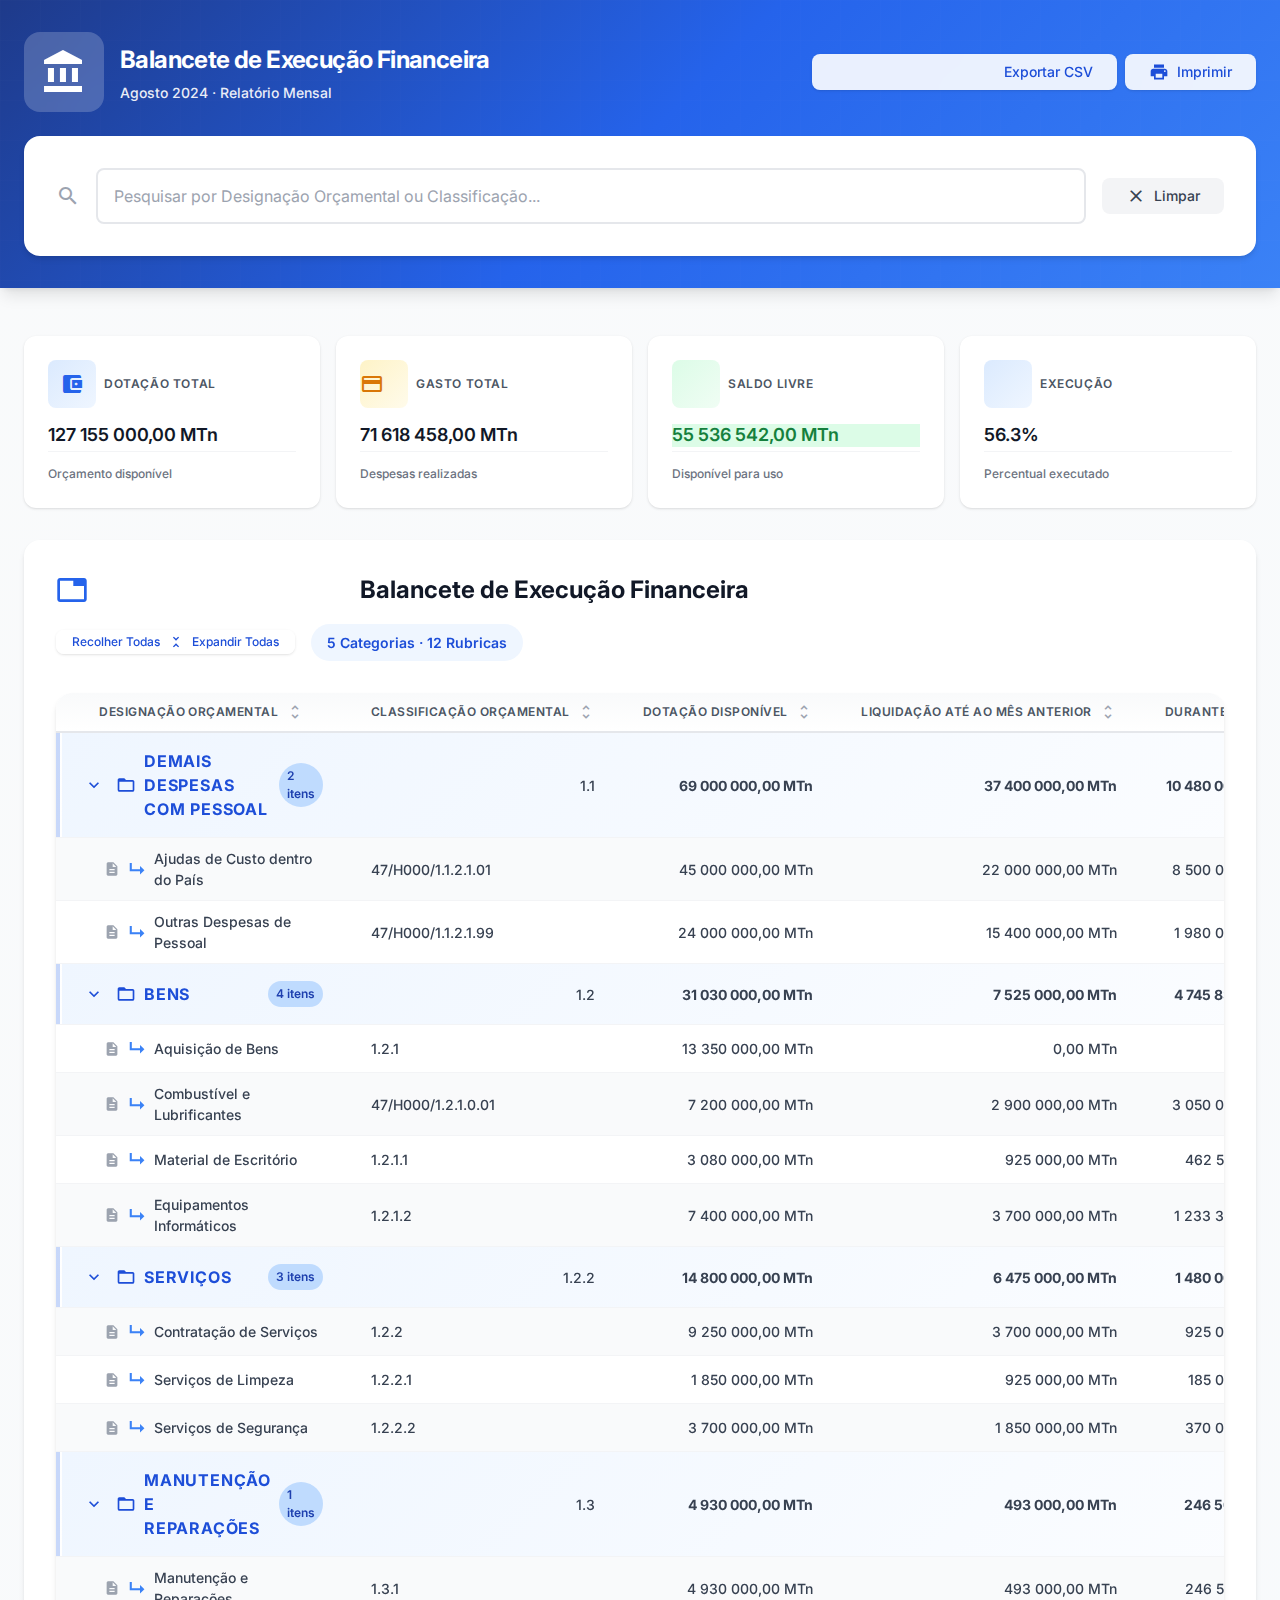
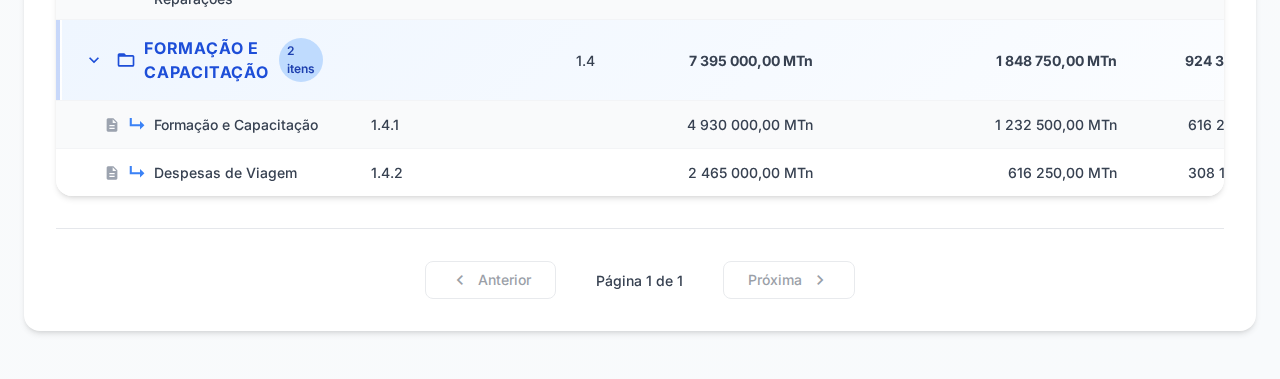
<file: Prototipo/index.html>
<!DOCTYPE html>
<html lang="pt">
<head>
    <meta charset="UTF-8">
    <meta name="viewport" content="width=device-width, initial-scale=1.0">
    <title>Balancete de Execução Financeira — Sistema Orçamental</title>
    <link rel="stylesheet" href="styles.css">
    <!-- Google Material Icons -->
    <link rel="stylesheet" href="https://fonts.googleapis.com/css2?family=Material+Symbols+Outlined:opsz,wght,FILL,GRAD@24,400,0,0" />
    <link rel="stylesheet" href="https://fonts.googleapis.com/icon?family=Material+Icons" />
    <!-- Google Fonts -->
    <link rel="preconnect" href="https://fonts.googleapis.com">
    <link rel="preconnect" href="https://fonts.gstatic.com" crossorigin>
    <link href="https://fonts.googleapis.com/css2?family=Inter:wght@300;400;500;600;700;800&display=swap" rel="stylesheet">
</head>
<body>
    <!-- Header -->
    <header class="header">
        <div class="container header-top">
            <div class="header-brand">
                <span class="material-icons header-icon">account_balance</span>
                <div class="header-text">
                    <h1>Balancete de Execução Financeira</h1>
                    <p class="header-subtitle">Agosto 2024 · Relatório Mensal</p>
                </div>
            </div>
            <div class="header-actions">
                <button id="exportBtn" class="btn btn-secondary">
                    <span class="material-icons">download</span>
                    Exportar CSV
                </button>
                <button id="printBtn" class="btn btn-secondary">
                    <span class="material-icons">print</span>
                    Imprimir
                </button>
            </div>
        </div>
        <div class="container header-search">
            <section class="search-section">
                <div class="search-container">
                    <span class="material-icons search-icon">search</span>
                    <input type="text" id="searchInput" placeholder="Pesquisar por Designação Orçamental ou Classificação..." class="search-input">
                    <button id="clearSearchBtn" class="btn btn-clear">
                        <span class="material-icons">close</span>
                        Limpar
                    </button>
                </div>
                <div id="searchResults" class="search-results" style="display: none;"></div>
            </section>
        </div>
    </header>

    <!-- Main Content -->
    <main class="main">
        <div class="container">
            <!-- Dashboard Cards -->
            <section class="dashboard">
                <div class="cards-grid">
                    <div class="card card-dotacao">
                        <div class="card-header">
                            <div class="card-icon">
                                <span class="material-icons">account_balance_wallet</span>
                            </div>
                            <h3>Dotação Total</h3>
                        </div>
                        <span id="totalDotacao" class="card-value">0,00 MTn</span>
                        <div class="card-footer">
                            <span class="card-label">Orçamento disponível</span>
                        </div>
                    </div>
                    <div class="card card-gasto">
                        <div class="card-header">
                            <div class="card-icon">
                                <span class="material-icons">payments</span>
                            </div>
                            <h3>Gasto Total</h3>
                        </div>
                        <span id="totalGasto" class="card-value">0,00 MTn</span>
                        <div class="card-footer">
                            <span class="card-label">Despesas realizadas</span>
                        </div>
                    </div>
                    <div class="card card-saldo">
                        <div class="card-header">
                            <div class="card-icon">
                                <span class="material-icons">savings</span>
                            </div>
                            <h3>Saldo Livre</h3>
                        </div>
                        <span id="totalSaldo" class="card-value">0,00 MTn</span>
                        <div class="card-footer">
                            <span class="card-label">Disponível para uso</span>
                        </div>
                    </div>
                    <div class="card card-execucao">
                        <div class="card-header">
                            <div class="card-icon">
                                <span class="material-icons">analytics</span>
                            </div>
                            <h3>Execução</h3>
                        </div>
                        <span id="execucaoPercent" class="card-value">0%</span>
                        <div class="card-footer">
                            <span class="card-label">Percentual executado</span>
                        </div>
                    </div>
                </div>
            </section>

            <!-- Balancete Table -->
            <section class="balancete-section">
                <div class="section-header">
                    <div class="section-title">
                        <span class="material-icons section-icon">table_chart</span>
                        <h2>Balancete de Execução Financeira</h2>
                    </div>
                    <div class="section-actions">
                        <button id="toggleAllBtn" class="btn btn-secondary btn-sm">
                            <span class="material-icons">unfold_more</span>
                            Expandir Todas
                        </button>
                        <span id="rubricasCount" class="section-badge">Carregando...</span>
                    </div>
                </div>
                <div class="table-container">
                    <table id="balanceteTable" class="data-table clickable-table">
                        <thead>
                            <tr>
                                <th data-sort="designacao">
                                    Designação Orçamental 
                                    <span class="material-icons sort-icon">unfold_more</span>
                                </th>
                                <th data-sort="classificacao">
                                    Classificação Orçamental 
                                    <span class="material-icons sort-icon">unfold_more</span>
                                </th>
                                <th data-sort="dotacao" class="text-right">
                                    Dotação Disponível 
                                    <span class="material-icons sort-icon">unfold_more</span>
                                </th>
                                <th data-sort="liquidacao_anterior" class="text-right">
                                    Liquidação até ao mês anterior 
                                    <span class="material-icons sort-icon">unfold_more</span>
                                </th>
                                <th data-sort="durante_mes" class="text-right">
                                    Durante o mês 
                                    <span class="material-icons sort-icon">unfold_more</span>
                                </th>
                                <th data-sort="gasto_total" class="text-right">
                                    Gasto até ao mês 
                                    <span class="material-icons sort-icon">unfold_more</span>
                                </th>
                                <th data-sort="saldo_livre" class="text-right">
                                    Saldo Livre 
                                    <span class="material-icons sort-icon">unfold_more</span>
                                </th>
                            </tr>
                        </thead>
                        <tbody id="balanceteTableBody">
                            <!-- Dados serão carregados via JavaScript -->
                        </tbody>
                    </table>
                </div>
                <div class="pagination">
                    <button id="prevPage" class="btn btn-pagination">
                        <span class="material-icons">chevron_left</span>
                        Anterior
                    </button>
                    <span id="pageInfo" class="page-info">Página 1 de 1</span>
                    <button id="nextPage" class="btn btn-pagination">
                        Próxima
                        <span class="material-icons">chevron_right</span>
                    </button>
                </div>
            </section>

            <!-- Relação Intercalar Modal -->
            <div id="relationModal" class="modal" style="display: none;">
                <div class="modal-content">
                    <div class="modal-header">
                        <div class="modal-title-container">
                            <span class="material-icons modal-icon">description</span>
                            <h2 id="modalTitle">Relação Intercalar de Despesas</h2>
                        </div>
                        <div class="modal-actions">
                            <button id="exportDetailsBtn" class="btn btn-secondary">
                                <span class="material-icons">file_download</span>
                                Exportar
                            </button>
                            <button id="closeModal" class="close-btn">
                                <span class="material-icons">close</span>
                            </button>
                        </div>
                    </div>
                    <div class="modal-body">
                        <!-- Rubrica Details -->
                        <div class="relation-header">
                            <div class="relation-title">
                                <h3 id="modalDesignacao">Designação da Rubrica</h3>
                                <p class="relation-subtitle">
                                    Classificação: <span id="modalCodigo">-</span> | Exercício: 2024
                                </p>
                            </div>
                            <div class="relation-summary">
                                <div class="summary-item">
                                    <label>Dotacao:</label>
                                    <span id="modalDotacao">-</span>
                                </div>
                                <div class="summary-item">
                                    <label>Gasto Total:</label>
                                    <span id="modalGasto">-</span>
                                </div>
                                <div class="summary-item">
                                    <label>Saldo Livre:</label>
                                    <span id="modalSaldo">-</span>
                                </div>
                                <div class="summary-item">
                                    <label>Execução:</label>
                                    <span id="modalExecucao">-</span>
                                </div>
                            </div>
                        </div>

                        <!-- Despesas Table -->
                        <div class="modal-section-header">
                            <span class="material-icons">receipt_long</span>
                            <h4>Despesas Associadas</h4>
                        </div>
                        <div class="table-container">
                            <table id="relationTable" class="data-table">
                                <thead>
                                    <tr>
                                        <th data-sort="fornecedor">
                                            Fornecedor 
                                            <span class="material-icons sort-icon-small">unfold_more</span>
                                        </th>
                                        <th data-sort="requisicao">
                                            Requisição 
                                            <span class="material-icons sort-icon-small">unfold_more</span>
                                        </th>
                                        <th data-sort="justificativo">
                                            Justificativo 
                                            <span class="material-icons sort-icon-small">unfold_more</span>
                                        </th>
                                        <th data-sort="ordem_pagamento">
                                            Ordem de Pagamento 
                                            <span class="material-icons sort-icon-small">unfold_more</span>
                                        </th>
                                        <th data-sort="valor" class="text-right">
                                            Importância 
                                            <span class="material-icons sort-icon-small">unfold_more</span>
                                        </th>
                                    </tr>
                                </thead>
                                <tbody id="relationTableBody">
                                    <!-- Dados serão carregados via JavaScript -->
                                </tbody>
                            </table>
                        </div>

                        <!-- Totals and Validation -->
                        <div class="totals-section">
                            <div class="total-row">
                                <strong>Total Geral: <span id="totalDespesas">0,00 €</span></strong>
                            </div>
                            <div class="execution-info">
                                <span id="executionText">Percentagem de execução calculada automaticamente</span>
                            </div>
                        </div>
                    </div>
                </div>
            </div>
        </div>
    </main>

    <script src="app.js"></script>
</body>
</html>
</file>
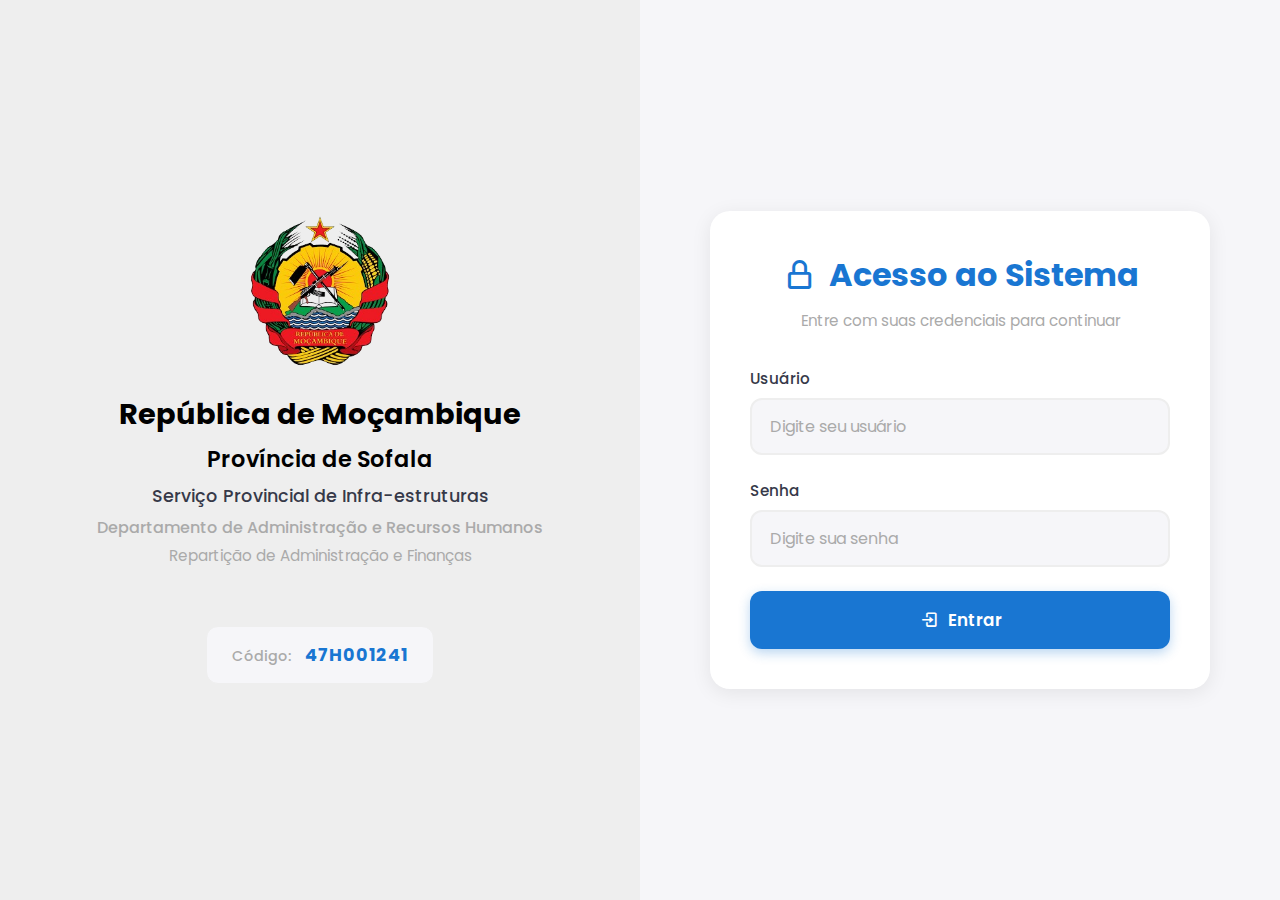
<file: Backend/frontend/index.html>
<!DOCTYPE html>
<html lang="pt">
<head>
    <meta charset="UTF-8">
    <meta name="viewport" content="width=device-width, initial-scale=1.0">
    <title>Sistema Contabil - Login</title>
    <link rel="stylesheet" href="css/login.css">
    <link href='https://unpkg.com/boxicons@2.1.4/css/boxicons.min.css' rel='stylesheet'>
</head>
<body>
    <div class="container">
        <!-- Layout de Duas Colunas -->
        <div class="two-column-layout">
            <!-- Coluna Esquerda: República e Informações -->
            <div class="left-column">
                <div class="left-content">
                    <div class="logo-container">
                        <img src="img/republic.png" alt="Brasão de Moçambique" class="logo">
                    </div>
                    <div class="org-info">
                        <h1>República de Moçambique</h1>
                        <h2>Província de Sofala</h2>
                        <h3>Serviço Provincial de Infra-estruturas</h3>
                        <h4>Departamento de Administração e Recursos Humanos</h4>
                        <h5>Repartição de Administração e Finanças</h5>
                    </div>
                    <div class="code-container">
                        <span class="code-label">Código:</span>
                        <span class="code-value" id="orgCode">47H001241</span>
                    </div>
                </div>
            </div>

            <!-- Coluna Direita: Formulário de Login -->
            <div class="right-column">
                <div class="right-content">
                    <div class="login-section">
                        <div class="section-header">
                            <h2 class="section-title">
                                <i class='bx bx-lock-alt'></i>
                                Acesso ao Sistema
                            </h2>
                            <p class="section-subtitle">Entre com suas credenciais para continuar</p>
                        </div>
                        
                        <div class="error" id="error"></div>
                        
                        <form id="loginForm">
                            <div class="form-group">
                                <label for="username">Usuário</label>
                                <input 
                                    type="text" 
                                    id="username" 
                                    name="username" 
                                    placeholder="Digite seu usuário"
                                    required
                                    autocomplete="username"
                                >
                            </div>
                            <div class="form-group">
                                <label for="password">Senha</label>
                                <input 
                                    type="password" 
                                    id="password" 
                                    name="password" 
                                    placeholder="Digite sua senha"
                                    required
                                    autocomplete="current-password"
                                >
                            </div>
                            <button type="submit" id="submitBtn" class="btn-submit">
                                <i class='bx bx-log-in'></i>
                                Entrar
                            </button>
                        </form>
                    </div>
                </div>
            </div>
        </div>
    </div>
    
    <!-- Modal de Setup de Dotação -->
    <div id="dotacaoModal" class="modal"></div>
    
    <script>
        const API_BASE = window.location.origin;
        
        // Verifica se já está logado
        const token = localStorage.getItem('token');
        if (token) {
            window.location.href = 'dashboard.html';
        }
        
        document.getElementById('loginForm').addEventListener('submit', async (e) => {
            e.preventDefault();
            
            const username = document.getElementById('username').value;
            const password = document.getElementById('password').value;
            const submitBtn = document.getElementById('submitBtn');
            const errorDiv = document.getElementById('error');
            
            submitBtn.disabled = true;
            errorDiv.classList.remove('show');
            
            try {
                const formData = new FormData();
                formData.append('username', username);
                formData.append('password', password);
                
                const response = await fetch(`${API_BASE}/auth/login`, {
                    method: 'POST',
                    body: formData
                });
                
                if (!response.ok) {
                    const error = await response.json();
                    throw new Error(error.detail || 'Erro ao fazer login');
                }
                
                const data = await response.json();
                
                // LOGS VISÍVEIS NO CONSOLE
                console.log('%c=== DADOS DO LOGIN ===', 'color: blue; font-size: 16px; font-weight: bold;');
                console.log('Resposta completa da API:', data);
                console.log('User object:', data.user);
                
                const token = data.access_token;
                if (!token) {
                    console.error('ERRO: Token não recebido!');
                    return;
                }
                
                localStorage.setItem('token', token);
                console.log('Token salvo no localStorage');
                
                // Decodificar token JWT para ver os dados
                try {
                    const parts = token.split('.');
                    console.log('Partes do token:', parts.length);
                    
                    if (parts.length === 3) {
                        const header = JSON.parse(atob(parts[0]));
                        const payload = JSON.parse(atob(parts[1]));
                        
                        console.log('%c=== HEADER DO TOKEN ===', 'color: green; font-size: 14px; font-weight: bold;');
                        console.table(header);
                        
                        console.log('%c=== PAYLOAD DO TOKEN JWT (DECODIFICADO) ===', 'color: green; font-size: 14px; font-weight: bold;');
                        console.table(payload);
                        console.log('Payload completo (objeto):', payload);
                        console.log('Username (sub):', payload.sub);
                        console.log('Expiração (exp):', payload.exp);
                        if (payload.exp) {
                            console.log('Data de expiração:', new Date(payload.exp * 1000));
                        }
                        console.log('Todos os campos disponíveis:', Object.keys(payload));
                        console.log('%c===========================', 'color: green; font-size: 14px; font-weight: bold;');
                        
                        // Mostrar todos os valores de forma organizada
                        console.log('%c=== TODOS OS VALORES DO PAYLOAD ===', 'color: orange; font-size: 14px; font-weight: bold;');
                        for (const [key, value] of Object.entries(payload)) {
                            console.log(`  ${key}:`, value, typeof value === 'object' ? JSON.stringify(value) : '');
                        }
                        
                        // Verificar se há dados de usuário no payload
                        if (payload.nome || payload.name) {
                            console.log('%c✓ Nome encontrado no token!', 'color: green; font-weight: bold;');
                        } else {
                            console.log('%c✗ Nome NÃO encontrado no token. Usando username (sub).', 'color: orange; font-weight: bold;');
                        }
                    } else {
                        console.error('Token inválido: não tem 3 partes');
                    }
                } catch (e) {
                    console.error('%cERRO ao decodificar token:', 'color: red; font-size: 14px; font-weight: bold;', e);
                    console.error('Stack:', e.stack);
                }
                
                // Verifica se existe dotação global para o exercício atual
                await checkDotacaoGlobal();
            } catch (error) {
                errorDiv.textContent = error.message;
                errorDiv.classList.add('show');
            } finally {
                submitBtn.disabled = false;
            }
        });
        
        // Verifica dotação global após login
        async function checkDotacaoGlobal() {
            const token = localStorage.getItem('token');
            if (!token) return;
            
            const currentYear = new Date().getFullYear();
            
            try {
                const response = await fetch(
                    `${API_BASE}/api/v1/dotacao_global?exercicio=${currentYear}`,
                    {
                        headers: {
                            'Authorization': `Bearer ${token}`
                        }
                    }
                );
                
                if (!response.ok) {
                    throw new Error('Erro ao verificar dotação');
                }
                
                const data = await response.json();
                
                // Se não existe dotação (id = 0 ou valor_anual = 0), mostra modal
                if (!data.id || data.id === 0 || data.valor_anual === 0) {
                    showDotacaoModal(currentYear);
                } else {
                    // Dotação existe, redireciona para dashboard
                    window.location.href = 'dashboard.html';
                }
            } catch (error) {
                console.error('Erro ao verificar dotação:', error);
                // Em caso de erro, redireciona normalmente
                window.location.href = 'dashboard.html';
            }
        }
        
        // Mostra modal de setup de dotação
        function showDotacaoModal(exercicio) {
            const modal = document.getElementById('dotacaoModal');
            modal.className = 'modal show';
            modal.innerHTML = `
                <div class="modal-content">
                    <h2>Configurar Dotação Orçamental</h2>
                    <p>É necessário definir a dotação orçamental global para o exercício ${exercicio} antes de continuar.</p>
                    <form id="dotacaoModalForm">
                        <div class="form-group">
                            <label>Valor Anual (MZN) *</label>
                            <input type="number" id="modalValorAnual" step="0.01" min="0" required placeholder="Ex: 19472820.00">
                        </div>
                        <div class="form-group">
                            <label>Descrição (opcional)</label>
                            <input type="text" id="modalDescricao" placeholder="Ex: Dotação aprovada para 2024">
                        </div>
                        <div class="error" id="modalError"></div>
                        <div style="display: flex; gap: 10px; margin-top: 20px;">
                            <button type="submit" class="btn" style="flex: 1;">Salvar e Continuar</button>
                        </div>
                    </form>
                </div>
            `;
            
            document.getElementById('dotacaoModalForm').addEventListener('submit', async (e) => {
                e.preventDefault();
                
                const token = localStorage.getItem('token');
                const valorAnual = parseFloat(document.getElementById('modalValorAnual').value);
                const errorDiv = document.getElementById('modalError');
                
                try {
                    const response = await fetch(`${API_BASE}/api/v1/dotacao_global`, {
                        method: 'POST',
                        headers: {
                            'Authorization': `Bearer ${token}`,
                            'Content-Type': 'application/json'
                        },
                        body: JSON.stringify({
                            exercicio: exercicio,
                            valor_anual: valorAnual
                        })
                    });
                    
                    if (!response.ok) {
                        const error = await response.json();
                        throw new Error(error.detail || 'Erro ao salvar dotação');
                    }
                    
                    // Sucesso, remove modal e redireciona
                    modal.className = 'modal';
                    modal.innerHTML = '';
                    window.location.href = 'dashboard.html';
                    
                } catch (error) {
                    errorDiv.textContent = error.message;
                    errorDiv.classList.add('show');
                }
            });
        }
    </script>
</body>
</html>
</file>
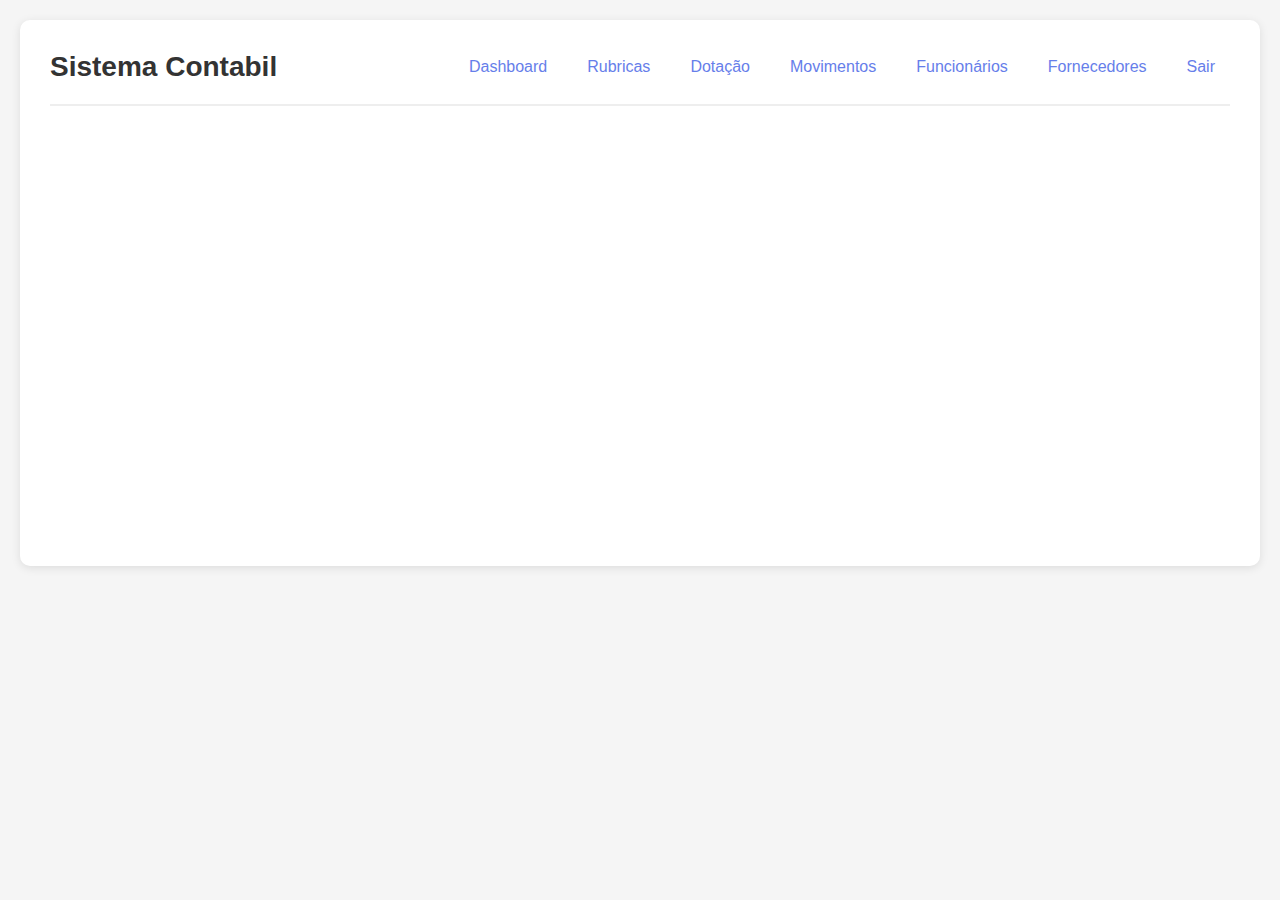
<file: Backend/frontend/base.html>
<!DOCTYPE html>
<html lang="pt">
<head>
    <meta charset="UTF-8">
    <meta name="viewport" content="width=device-width, initial-scale=1.0">
    <title>Sistema Contabil</title>
    <link rel="stylesheet" href="css/common.css">
    <link rel="stylesheet" href="css/base.css">
</head>
<body>
    <div class="container">
        <header>
            <h1>Sistema Contabil</h1>
            <div class="nav-links">
                <a href="dashboard.html">Dashboard</a>
                <a href="rubricas.html">Rubricas</a>
                <a href="setup_dotacao.html">Dotação</a>
                <a href="dotacao_mov.html">Movimentos</a>
                <a href="funcionarios.html">Funcionários</a>
                <a href="fornecedores.html">Fornecedores</a>
                <a href="#" onclick="logout(); return false;">Sair</a>
            </div>
        </header>
        
        <main id="main-content">
            <!-- Conteúdo específico será inserido aqui -->
        </main>
    </div>
    
    <script src="js/common.js"></script>
</body>
</html>
</file>
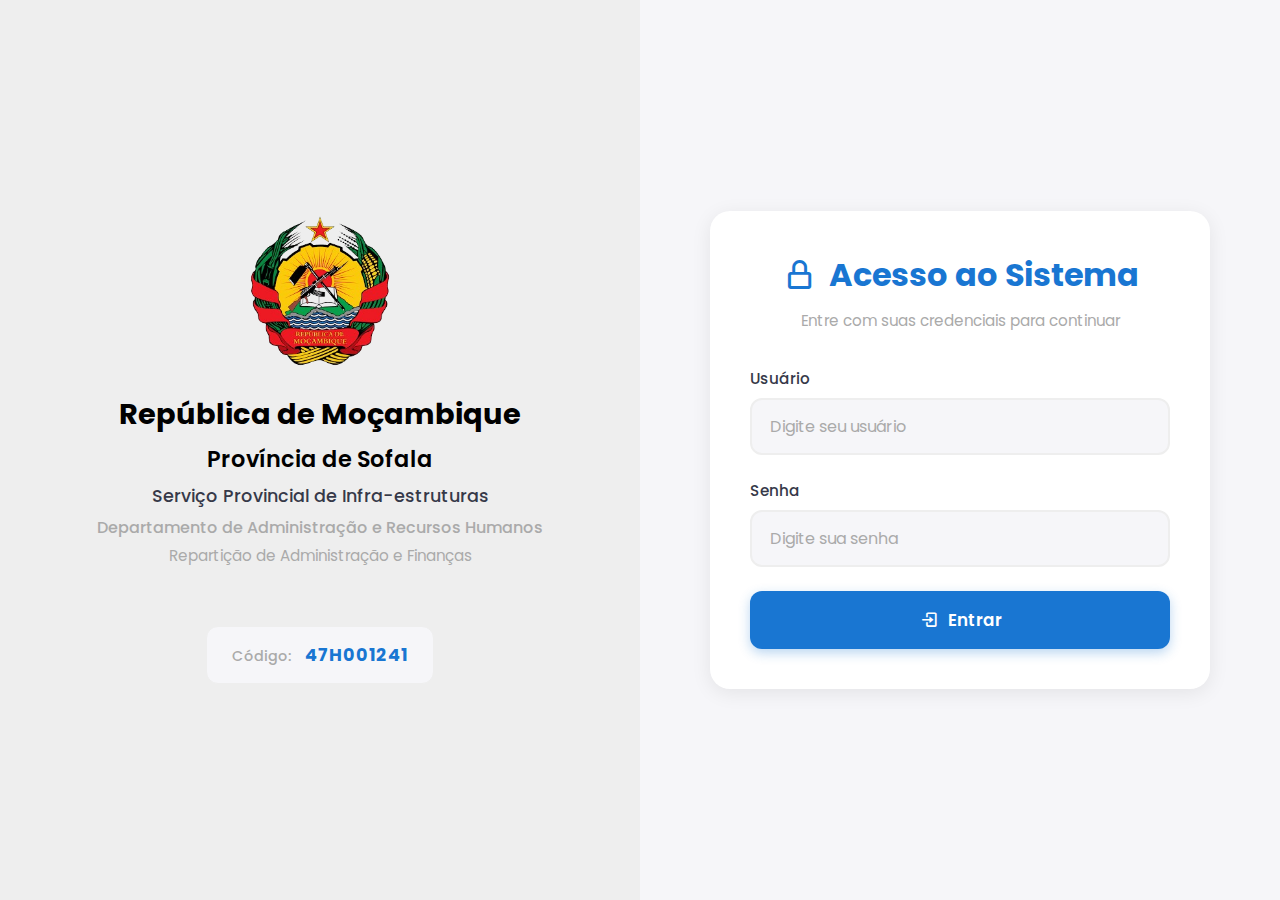
<file: Backend/frontend/despesas.html>
<!DOCTYPE html>
<html lang="pt">
<head>
    <meta charset="UTF-8">
    <meta name="viewport" content="width=device-width, initial-scale=1.0">
    <link href='https://unpkg.com/boxicons@2.1.4/css/boxicons.min.css' rel='stylesheet'>
    <link rel="stylesheet" href="css/dashboard_new.css">
    <link rel="stylesheet" href="css/common.css">
    <link rel="stylesheet" href="css/despesas.css">
    <title>Lançamento de Despesas - Sistema Contabil</title>
</head>
<body>
    <!-- Sidebar e Navbar serão inseridos via layout.js -->
    
    <div class="content">
        <main>
            <!-- Toolbar com Filtros e Ações -->
            <div class="despesas__toolbar-section">
                <div class="toolbar-header">
                    <h1>Lançamento de Despesas</h1>
                    <div class="toolbar-actions">
                        <button id="btnNovaDespesa" class="btn btn--primary">
                            <i class='bx bx-plus'></i> Nova Despesa
                        </button>
                        <button id="btnAtualizar" class="btn btn--secondary">
                            <i class='bx bx-refresh'></i> Atualizar
                        </button>
                    </div>
                </div>
                
                <div class="despesas__filters">
                    <div class="filters-grid">
                        <div class="filter-group">
                            <label for="filterExercicio" class="filter-label">Exercício</label>
                            <select id="filterExercicio" class="form-control">
                                <option value="">Todos</option>
                            </select>
                        </div>
                        <div class="filter-group">
                            <label for="filterMes" class="filter-label">Mês</label>
                            <select id="filterMes" class="form-control">
                                <option value="">Todos</option>
                                <option value="1">Janeiro</option>
                                <option value="2">Fevereiro</option>
                                <option value="3">Março</option>
                                <option value="4">Abril</option>
                                <option value="5">Maio</option>
                                <option value="6">Junho</option>
                                <option value="7">Julho</option>
                                <option value="8">Agosto</option>
                                <option value="9">Setembro</option>
                                <option value="10">Outubro</option>
                                <option value="11">Novembro</option>
                                <option value="12">Dezembro</option>
                            </select>
                        </div>
                        <div class="filter-group">
                            <label for="filterStatus" class="filter-label">Status</label>
                            <select id="filterStatus" class="form-control">
                                <option value="">Todos</option>
                                <option value="pendente">Pendente</option>
                                <option value="confirmada">Confirmada</option>
                                <option value="cancelada">Cancelada</option>
                            </select>
                        </div>
                        <div class="filter-group">
                            <label for="filterRubrica" class="filter-label">Rubrica</label>
                            <select id="filterRubrica" class="form-control">
                                <option value="">Todas</option>
                            </select>
                        </div>
                        <div class="filter-group">
                            <label for="filterFornecedor" class="filter-label">Fornecedor</label>
                            <input type="text" 
                                   id="filterFornecedor" 
                                   class="form-control" 
                                   placeholder="Buscar fornecedor...">
                        </div>
                        <div class="filter-actions">
                            <button id="btnLimparFiltros" class="btn btn--secondary">
                                <i class='bx bx-x'></i> Limpar
                            </button>
                        </div>
                    </div>
                </div>
            </div>
            
            <!-- Tabela de Despesas -->
            <div class="despesas__table-section">
                <div class="table-container">
                    <table id="despesasTable" class="despesas-table">
                        <thead>
                            <tr>
                                <th>Data</th>
                                <th>Rubrica</th>
                                <th>Fornecedor</th>
                                <th class="text-right">Valor</th>
                                <th>Status</th>
                                <th class="text-center">Ações</th>
                            </tr>
                        </thead>
                        <tbody id="despesasBody">
                            <tr>
                                <td colspan="6" class="table-empty">
                                    <div class="empty-state">
                                        <i class='bx bx-receipt'></i>
                                        <p>Carregando despesas...</p>
                                    </div>
                                </td>
                            </tr>
                        </tbody>
                    </table>
                </div>
            </div>
        </main>
    </div>
    
    <!-- Modal Criar/Editar Despesa -->
    <div class="modal" id="despesaModal" role="dialog" aria-labelledby="modalTitle" aria-hidden="true">
        <div class="modal__overlay" onclick="closeModal('despesaModal')"></div>
        <div class="modal__content">
            <div class="modal__header">
                <h2 id="modalTitle">Nova Despesa</h2>
                <button class="modal__close" onclick="closeModal('despesaModal')" aria-label="Fechar modal">
                    &times;
                </button>
            </div>
            <div class="modal__body">
                <form id="despesaForm">
                    <input type="hidden" id="despesaId">
                    
                    <div class="form-group">
                        <label for="rubrica_id" class="form-label">Rubrica *</label>
                        <select id="rubrica_id" 
                                class="form-control" 
                                required 
                                aria-required="true"
                                aria-describedby="rubricaHelp">
                            <option value="">Selecione uma rubrica...</option>
                        </select>
                        <small id="rubricaHelp" class="form-help">
                            Apenas rubricas folha podem receber despesas.
                        </small>
                    </div>
                    
                    <div class="form-group">
                        <label for="fornecedor_id" class="form-label">Fornecedor</label>
                        <div class="autocomplete-wrapper">
                            <input type="text" 
                                   id="fornecedor_search" 
                                   class="form-control" 
                                   autocomplete="off"
                                   placeholder="Digite para buscar fornecedor...">
                            <input type="hidden" id="fornecedor_id">
                            <div id="fornecedor_suggestions" class="autocomplete-suggestions"></div>
                        </div>
                    </div>
                    
                    <div class="form-row">
                        <div class="form-group">
                            <label for="data_emissao" class="form-label">Data da Despesa *</label>
                            <input type="date" 
                                   id="data_emissao" 
                                   class="form-control" 
                                   required 
                                   aria-required="true">
                        </div>
                        <div class="form-group">
                            <label for="valor" class="form-label">Valor *</label>
                            <input type="text" 
                                   id="valor" 
                                   class="form-control money-input" 
                                   required 
                                   aria-required="true"
                                   placeholder="0.00"
                                   pattern="[0-9 ]+\.[0-9]{2}">
                        </div>
                    </div>
                    
                    <div class="form-group">
                        <label for="justificativo" class="form-label">Justificativo</label>
                        <input type="text" 
                               id="justificativo" 
                               class="form-control" 
                               autocomplete="off"
                               placeholder="Descrição da despesa">
                    </div>
                    
                    <div class="form-row">
                        <div class="form-group">
                            <label for="requisicao" class="form-label">Requisição</label>
                            <input type="text" 
                                   id="requisicao" 
                                   class="form-control" 
                                   autocomplete="off"
                                   placeholder="Número da requisição">
                        </div>
                        <div class="form-group">
                            <label for="ordem_pagamento" class="form-label">Ordem de Pagamento</label>
                            <input type="text" 
                                   id="ordem_pagamento" 
                                   class="form-control" 
                                   autocomplete="off"
                                   placeholder="Número da ordem">
                        </div>
                    </div>
                    
                    <div class="modal__footer">
                        <button type="button" 
                                class="btn btn--secondary" 
                                onclick="closeModal('despesaModal')">
                            <i class='bx bx-x'></i> Cancelar
                        </button>
                        <button type="submit" class="btn btn--primary">
                            <i class='bx bx-save'></i> Salvar
                        </button>
                    </div>
                </form>
            </div>
        </div>
    </div>
    
    <script src="js/common.js"></script>
    <script src="js/layout.js"></script>
    <script>
        // Inicializar layout com página ativa
        document.addEventListener('DOMContentLoaded', () => {
            if (checkAuth()) {
                initLayout('despesas');
            }
        });
    </script>
    <script src="js/despesas.js"></script>
</body>
</html>
</file>
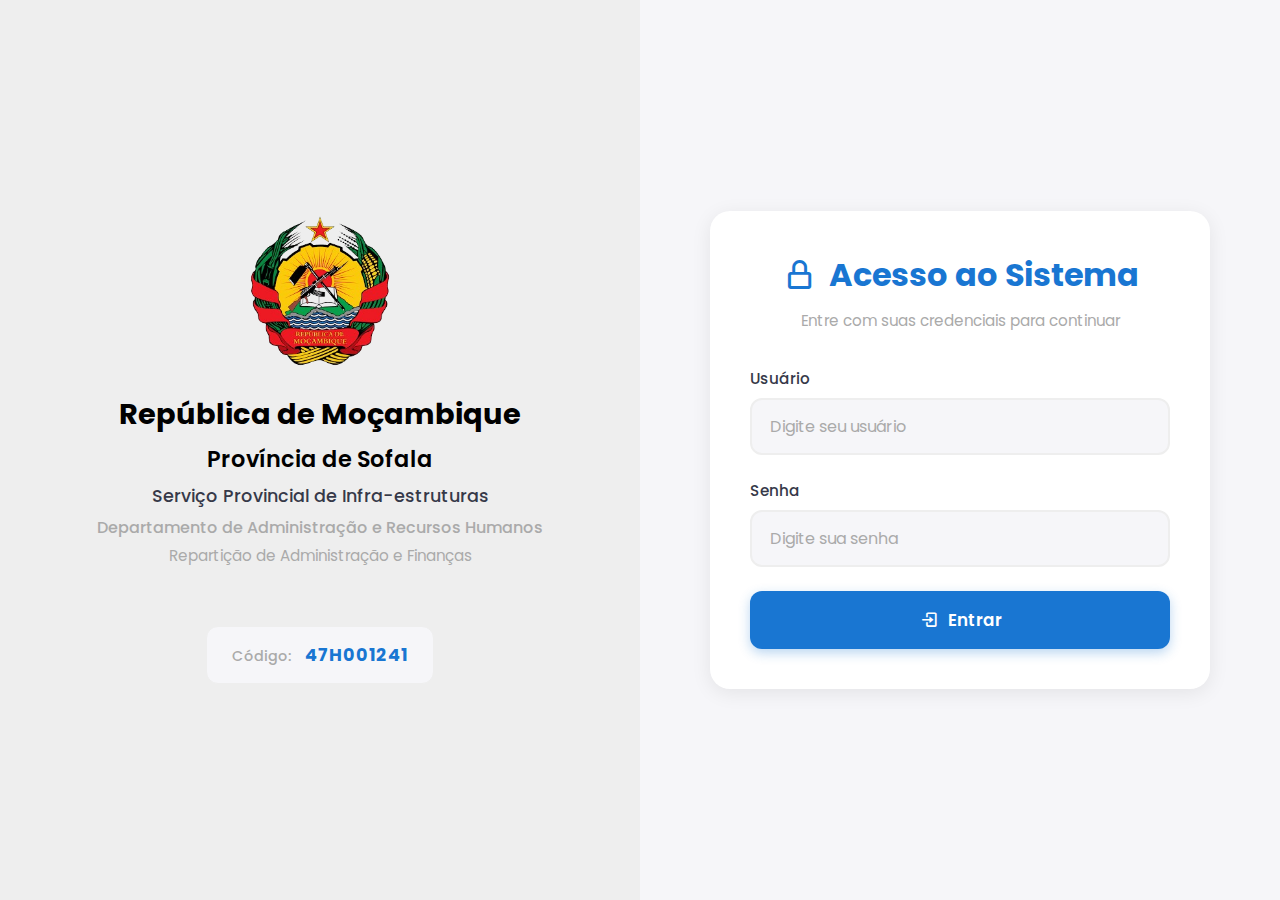
<file: Backend/frontend/dotacao_mov.html>
<!DOCTYPE html>
<html lang="pt">
<head>
    <meta charset="UTF-8">
    <meta name="viewport" content="width=device-width, initial-scale=1.0">
    <link href='https://unpkg.com/boxicons@2.1.4/css/boxicons.min.css' rel='stylesheet'>
    <link rel="stylesheet" href="css/dashboard_new.css">
    <link rel="stylesheet" href="css/common.css">
    <link rel="stylesheet" href="css/rubricas.css">
    <title>Histórico de Movimentos - Sistema Contabil</title>
    <style>
        .tipo-badge {
            padding: 4px 10px;
            border-radius: 16px;
            font-size: 0.7rem;
            font-weight: 600;
            display: inline-block;
        }
        .tipo-ajuste {
            background: var(--light-primary);
            color: var(--primary);
        }
        .tipo-despesa_confirmada {
            background: var(--light-warning);
            color: var(--warning);
        }
        .tipo-despesa_cancelada {
            background: var(--light-danger);
            color: var(--danger);
        }
        .tipo-reserva {
            background: var(--light-warning);
            color: var(--warning);
        }
        .tipo-reserva_cancelada {
            background: var(--light-success);
            color: var(--success);
        }
    </style>
</head>
<body>
    <div class="content">
        <main>
            <!-- Toolbar com Filtros e Ações -->
            <div class="rubricas__toolbar-section">
                <div class="toolbar-header">
                    <h1>Histórico de Movimentos</h1>
                    <div class="toolbar-actions">
                        <span class="tooltip-container">
                            <button id="btnAtualizar" class="btn btn--secondary">
                                <i class='bx bx-refresh'></i> Atualizar
                            </button>
                            <span class="tooltip tooltip--bottom">Atualizar lista<br/>Recarrega os movimentos com os filtros aplicados</span>
                        </span>
                    </div>
                </div>
                
                <div class="rubricas__filters">
                    <div class="filters-grid">
                        <div class="filter-group">
                            <label for="exercicioSelector" class="filter-label">Exercício</label>
                            <select id="exercicioSelector" class="form-control" aria-label="Selecionar exercício">
                                <!-- Preenchido via JS -->
                            </select>
                        </div>
                        <div class="filter-group">
                            <label for="tipoFiltro" class="filter-label">Tipo</label>
                            <select id="tipoFiltro" class="form-control" aria-label="Filtrar por tipo">
                                <option value="">Todos</option>
                                <option value="ajuste">Ajuste</option>
                                <option value="despesa_confirmada">Despesa Confirmada</option>
                                <option value="despesa_cancelada">Despesa Cancelada</option>
                                <option value="reserva">Reserva</option>
                                <option value="reserva_cancelada">Reserva Cancelada</option>
                            </select>
                        </div>
                        <div class="filter-group">
                            <label for="limitSelector" class="filter-label">Limite</label>
                            <select id="limitSelector" class="form-control" aria-label="Limite de registros">
                                <option value="50">50</option>
                                <option value="100" selected>100</option>
                                <option value="200">200</option>
                                <option value="500">500</option>
                            </select>
                        </div>
                    </div>
                </div>
            </div>
            
            <!-- Tabela de Movimentos -->
            <div class="rubricas__table-section">
                <div class="table-container">
                    <table class="rubricas-table">
                        <thead>
                            <tr>
                                <th>Data/Hora</th>
                                <th>Tipo</th>
                                <th class="text-right">Valor</th>
                                <th>Referência</th>
                                <th>Descrição</th>
                            </tr>
                        </thead>
                        <tbody id="movimentosBody">
                            <tr>
                                <td colspan="5" class="table-empty">
                                    <div class="empty-state">
                                        <i class='bx bx-history'></i>
                                        <p>Carregando movimentos...</p>
                                    </div>
                                </td>
                            </tr>
                        </tbody>
                    </table>
                </div>
            </div>
            
            <!-- Paginação -->
            <div class="pagination-container" id="pagination" style="display: none;">
                <button id="prevBtn" class="btn btn--secondary" onclick="previousPage()">
                    <i class='bx bx-chevron-left'></i> Anterior
                </button>
                <span id="pageInfo" class="pagination-info">Página 1</span>
                <button id="nextBtn" class="btn btn--secondary" onclick="nextPage()">
                    Próxima <i class='bx bx-chevron-right'></i>
                </button>
            </div>
        </main>
    </div>
    
    <script src="js/common.js"></script>
    <script src="js/layout.js"></script>
    <script src="js/dotacao_mov.js"></script>
    <script>
        document.addEventListener('DOMContentLoaded', () => {
            if (checkAuth()) {
                initLayout('movimentos');
            }
        });
    </script>
</body>
</html>
</file>
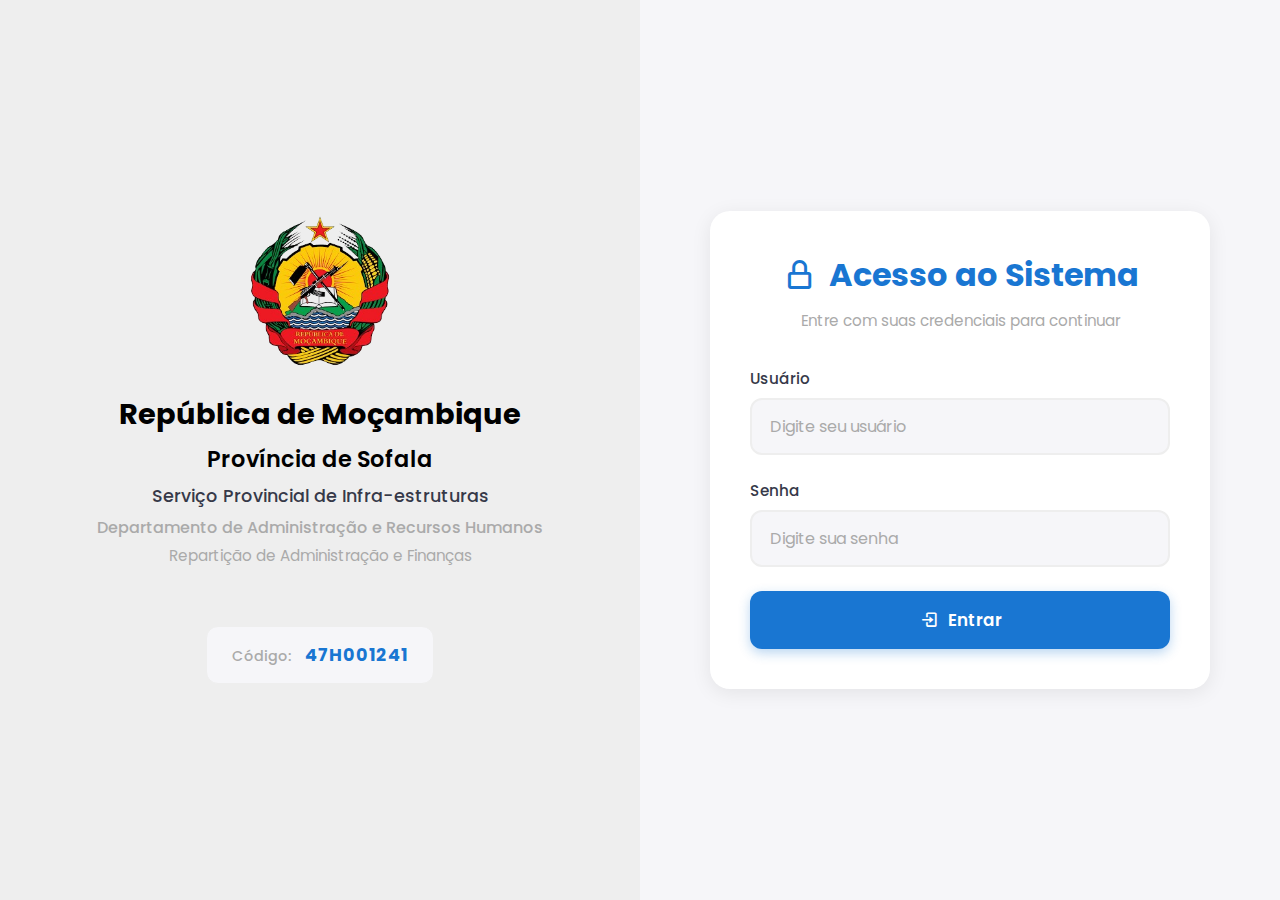
<file: Backend/frontend/fornecedores.html>
<!DOCTYPE html>
<html lang="pt">
<head>
    <meta charset="UTF-8">
    <meta name="viewport" content="width=device-width, initial-scale=1.0">
    <link href='https://unpkg.com/boxicons@2.1.4/css/boxicons.min.css' rel='stylesheet'>
    <link rel="stylesheet" href="css/dashboard_new.css">
    <link rel="stylesheet" href="css/common.css">
    <link rel="stylesheet" href="css/rubricas.css">
    <title>Fornecedores - Sistema Contabil</title>
</head>
<body>
    <div class="content">
        <main>
            <!-- Toolbar com Filtros e Ações -->
            <div class="rubricas__toolbar-section">
                <div class="toolbar-header">
                    <h1>Cadastro de Fornecedores</h1>
                    <div class="toolbar-actions">
                        <span class="tooltip-container">
                            <button id="btnNovoFornecedor" class="btn btn--primary">
                                <i class='bx bx-plus'></i> Novo Fornecedor
                            </button>
                            <span class="tooltip tooltip--bottom">Criar novo fornecedor<br/>Adiciona um novo fornecedor ao sistema</span>
                        </span>
                        <span class="tooltip-container">
                            <button id="btnAtualizar" class="btn btn--secondary">
                                <i class='bx bx-refresh'></i> Atualizar
                            </button>
                            <span class="tooltip tooltip--bottom">Atualizar lista<br/>Recarrega todos os fornecedores</span>
                        </span>
                    </div>
                </div>
                
                <div class="rubricas__filters">
                    <div class="filters-grid">
                        <div class="filter-group filter-group--full">
                            <label for="searchInput" class="filter-label">Buscar</label>
                            <input type="text" 
                                   id="searchInput" 
                                   class="form-control" 
                                   placeholder="Buscar por nome, tipo, NIF ou código..."
                                   aria-label="Buscar fornecedores">
                        </div>
                    </div>
                </div>
            </div>
            
            <!-- Tabela de Fornecedores -->
            <div class="rubricas__table-section">
                <div class="table-container">
                    <table class="rubricas-table">
                        <thead>
                            <tr>
                                <th>Nome</th>
                                <th>Tipo</th>
                                <th>NIF</th>
                                <th>Contacto</th>
                                <th>Código Interno</th>
                                <th>Estado</th>
                                <th class="text-center">Ações</th>
                            </tr>
                        </thead>
                        <tbody id="fornecedoresBody">
                            <tr>
                                <td colspan="7" class="table-empty">
                                    <div class="empty-state">
                                        <i class='bx bx-store-alt'></i>
                                        <p>Carregando fornecedores...</p>
                                    </div>
                                </td>
                            </tr>
                        </tbody>
                    </table>
                </div>
            </div>
        </main>
    </div>
    
    <!-- Modal Criar/Editar Fornecedor -->
    <div class="modal" id="fornecedorModal" role="dialog" aria-labelledby="modalTitle" aria-hidden="true">
        <div class="modal__overlay" onclick="closeModal('fornecedorModal')"></div>
        <div class="modal__content">
            <div class="modal__header">
                <h2 id="modalTitle">Novo Fornecedor</h2>
                <button class="modal__close" onclick="closeModal('fornecedorModal')" aria-label="Fechar modal">
                    &times;
                </button>
            </div>
            <div id="modalError" class="modal__error" style="display: none;"></div>
            <form id="fornecedorForm">
                <input type="hidden" id="fornecedorId">
                
                <div class="form-group">
                    <label for="nome" class="form-label">Nome Completo / Razão Social *</label>
                    <input type="text" 
                           id="nome" 
                           class="form-control" 
                           required 
                           autocomplete="off"
                           aria-required="true"
                           placeholder="Ex: Empresa XYZ Ltda">
                </div>
                
                <div class="form-row">
                    <div class="form-group">
                        <label for="tipo" class="form-label">Tipo *</label>
                        <select id="tipo" class="form-control" required aria-required="true">
                            <option value="">Selecione...</option>
                            <option value="pessoa_singular">Pessoa Singular</option>
                            <option value="pessoa_coletiva">Pessoa Coletiva</option>
                        </select>
                    </div>
                    <div class="form-group">
                        <label for="nif" class="form-label">NIF</label>
                        <input type="text" 
                               id="nif" 
                               class="form-control" 
                               autocomplete="off"
                               placeholder="Ex: 123456789">
                    </div>
                </div>
                
                <div class="form-row">
                    <div class="form-group">
                        <label for="email" class="form-label">Email</label>
                        <input type="email" 
                               id="email" 
                               class="form-control" 
                               autocomplete="email"
                               placeholder="Ex: fornecedor@exemplo.com"
                               aria-describedby="emailHelp">
                        <small id="emailHelp" class="form-help">
                            Email é necessário apenas se desejar criar usuário automaticamente.
                        </small>
                    </div>
                    <div class="form-group">
                        <label for="contacto" class="form-label">Contacto</label>
                        <input type="text" 
                               id="contacto" 
                               class="form-control" 
                               autocomplete="off"
                               placeholder="Ex: +258 84 123 4567">
                    </div>
                </div>
                
                <div class="form-row">
                    <div class="form-group">
                        <label for="codigo_interno" class="form-label">Código Interno</label>
                        <input type="text" 
                               id="codigo_interno" 
                               class="form-control" 
                               autocomplete="off"
                               placeholder="Ex: FORN-001">
                    </div>
                    <div class="form-group">
                        <label for="endereco" class="form-label">Endereço</label>
                        <input type="text" 
                               id="endereco" 
                               class="form-control" 
                               autocomplete="off"
                               placeholder="Endereço completo">
                    </div>
                </div>
                
                <div class="form-group" id="emailWarning" style="display: none;">
                    <div class="alert alert--warning">
                        <strong>⚠️ Aviso:</strong> Email ausente ou inválido — usuário não será criado automaticamente.
                    </div>
                </div>
                
                <div class="form-group">
                    <label class="form-checkbox">
                        <input type="checkbox" 
                               id="criarUsuario" 
                               checked>
                        <span>Criar usuário automaticamente</span>
                    </label>
                    <small class="form-help">
                        Um usuário será criado automaticamente para este fornecedor.
                    </small>
                </div>
                
                <div class="modal__footer">
                    <span class="tooltip-container">
                        <button type="button" 
                                class="btn btn--secondary" 
                                onclick="closeModal('fornecedorModal')">
                            Cancelar
                        </button>
                        <span class="tooltip tooltip--top">Cancelar<br/>Fechar o modal sem salvar alterações</span>
                    </span>
                    <span class="tooltip-container">
                        <button type="submit" class="btn btn--primary">
                            Salvar
                        </button>
                        <span class="tooltip tooltip--top" id="salvarTooltip">Salvar fornecedor<br/>Criar ou atualizar o fornecedor no sistema</span>
                    </span>
                </div>
            </form>
        </div>
    </div>
    
    <script src="js/common.js"></script>
    <script src="js/layout.js"></script>
    <script src="js/fornecedores.js"></script>
    <script>
        document.addEventListener('DOMContentLoaded', () => {
            if (checkAuth()) {
                initLayout('fornecedores');
            }
        });
    </script>
</body>
</html>
</file>
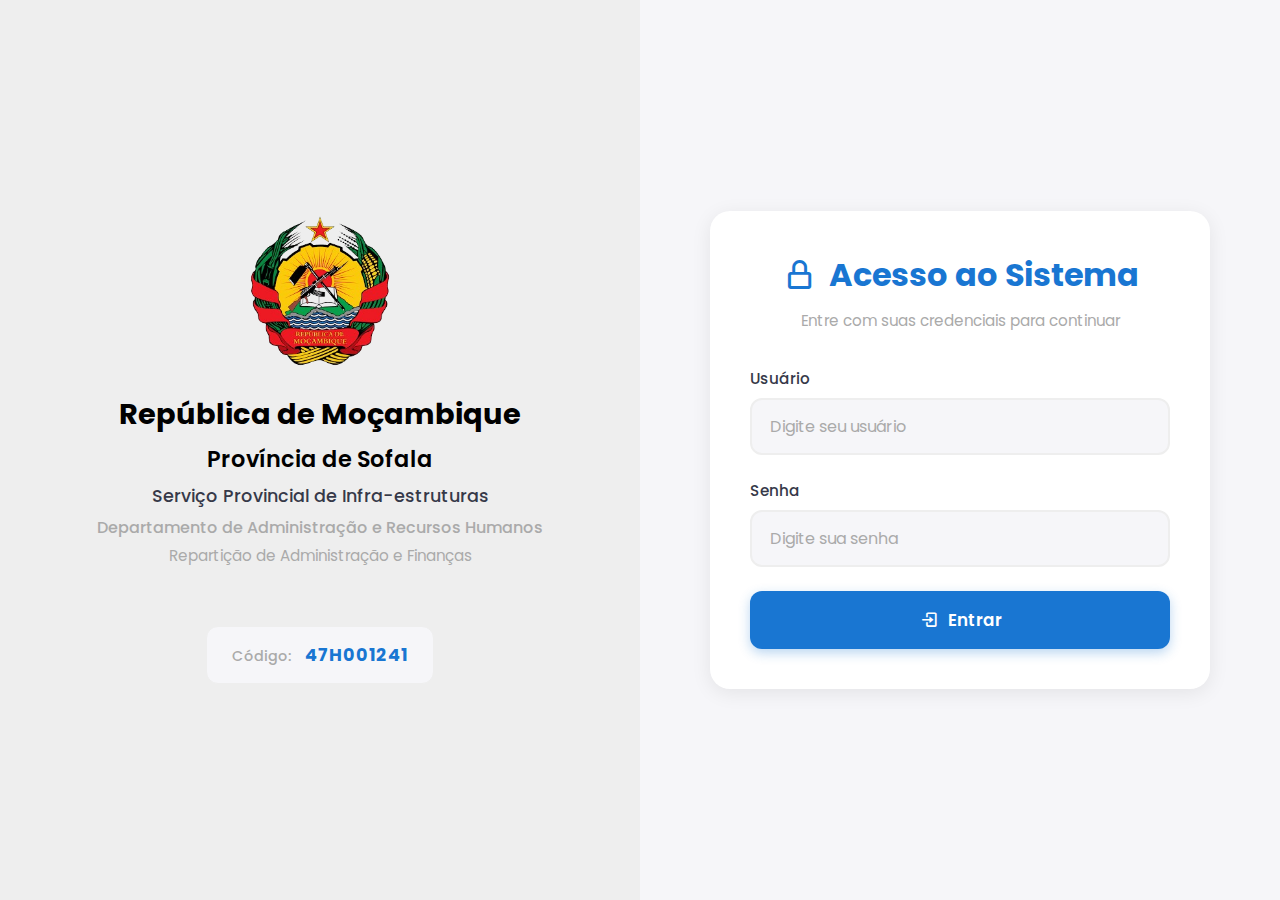
<file: Backend/frontend/funcionarios.html>
<!DOCTYPE html>
<html lang="pt">
<head>
    <meta charset="UTF-8">
    <meta name="viewport" content="width=device-width, initial-scale=1.0">
    <link href='https://unpkg.com/boxicons@2.1.4/css/boxicons.min.css' rel='stylesheet'>
    <link rel="stylesheet" href="css/dashboard_new.css">
    <link rel="stylesheet" href="css/common.css">
    <link rel="stylesheet" href="css/rubricas.css">
    <title>Funcionários - Sistema Contabil</title>
</head>
<body>
    <div class="content">
        <main>
            <!-- Toolbar com Filtros e Ações -->
            <div class="rubricas__toolbar-section">
                <div class="toolbar-header">
                    <h1>Cadastro de Funcionários</h1>
                    <div class="toolbar-actions">
                        <span class="tooltip-container">
                            <button id="btnNovoFuncionario" class="btn btn--primary">
                                <i class='bx bx-plus'></i> Novo Funcionário
                            </button>
                            <span class="tooltip tooltip--bottom">Criar novo funcionário<br/>Adiciona um novo funcionário ao sistema</span>
                        </span>
                        <span class="tooltip-container">
                            <button id="btnAtualizar" class="btn btn--secondary">
                                <i class='bx bx-refresh'></i> Atualizar
                            </button>
                            <span class="tooltip tooltip--bottom">Atualizar lista<br/>Recarrega todos os funcionários</span>
                        </span>
                    </div>
                </div>
                
                <div class="rubricas__filters">
                    <div class="filters-grid">
                        <div class="filter-group filter-group--full">
                            <label for="searchInput" class="filter-label">Buscar</label>
                            <input type="text" 
                                   id="searchInput" 
                                   class="form-control" 
                                   placeholder="Buscar por nome, categoria ou departamento..."
                                   aria-label="Buscar funcionários">
                        </div>
                    </div>
                </div>
            </div>
            
            <!-- Tabela de Funcionários -->
            <div class="rubricas__table-section">
                <div class="table-container">
                    <table class="rubricas-table">
                        <thead>
                            <tr>
                                <th>Nome</th>
                                <th>Categoria</th>
                                <th>Departamento</th>
                                <th>Estado</th>
                                <th class="text-center">Ações</th>
                            </tr>
                        </thead>
                        <tbody id="funcionariosBody">
                            <tr>
                                <td colspan="5" class="table-empty">
                                    <div class="empty-state">
                                        <i class='bx bx-group'></i>
                                        <p>Carregando funcionários...</p>
                                    </div>
                                </td>
                            </tr>
                        </tbody>
                    </table>
                </div>
            </div>
        </main>
    </div>
    
    <!-- Modal Criar/Editar Funcionário -->
    <div class="modal" id="funcionarioModal" role="dialog" aria-labelledby="modalTitle" aria-hidden="true">
        <div class="modal__overlay" onclick="closeModal('funcionarioModal')"></div>
        <div class="modal__content">
            <div class="modal__header">
                <h2 id="modalTitle">Novo Funcionário</h2>
                <button class="modal__close" onclick="closeModal('funcionarioModal')" aria-label="Fechar modal">
                    &times;
                </button>
            </div>
            <form id="funcionarioForm">
                <input type="hidden" id="funcionarioId">
                
                <div class="form-group">
                    <label for="nome" class="form-label">Nome Completo *</label>
                    <input type="text" 
                           id="nome" 
                           class="form-control" 
                           required 
                           autocomplete="off"
                           aria-required="true"
                           placeholder="Ex: João Silva">
                </div>
                
                <div class="form-row">
                    <div class="form-group">
                        <label for="categoria" class="form-label">Categoria</label>
                        <input type="text" 
                               id="categoria" 
                               class="form-control" 
                               autocomplete="off"
                               placeholder="Ex: Técnico, Administrativo">
                    </div>
                    <div class="form-group">
                        <label for="departamento" class="form-label">Departamento</label>
                        <input type="text" 
                               id="departamento" 
                               class="form-control" 
                               autocomplete="off"
                               placeholder="Ex: TI, RH, Financeiro">
                    </div>
                </div>
                
                <div class="form-row">
                    <div class="form-group">
                        <label for="email" class="form-label">Email</label>
                        <input type="email" 
                               id="email" 
                               class="form-control" 
                               autocomplete="email"
                               placeholder="Ex: funcionario@exemplo.com"
                               aria-describedby="emailHelp">
                        <small id="emailHelp" class="form-help">
                            Email é necessário apenas se desejar criar usuário automaticamente.
                        </small>
                    </div>
                    <div class="form-group">
                        <label for="contacto" class="form-label">Contacto</label>
                        <input type="text" 
                               id="contacto" 
                               class="form-control" 
                               autocomplete="off"
                               placeholder="Ex: +258 84 123 4567">
                    </div>
                </div>
                
                <div class="form-group" id="emailWarning" style="display: none;">
                    <div class="alert alert--warning">
                        <strong>⚠️ Aviso:</strong> Email ausente ou inválido — usuário não será criado automaticamente.
                    </div>
                </div>
                
                <div class="form-group">
                    <label class="form-checkbox">
                        <input type="checkbox" 
                               id="criarUsuario" 
                               checked>
                        <span>Criar usuário automaticamente</span>
                    </label>
                    <small class="form-help">
                        Um usuário será criado automaticamente para este funcionário.
                    </small>
                </div>
                
                <div class="modal__footer">
                    <span class="tooltip-container">
                        <button type="button" 
                                class="btn btn--secondary" 
                                onclick="closeModal('funcionarioModal')">
                            Cancelar
                        </button>
                        <span class="tooltip tooltip--top">Cancelar<br/>Fechar o modal sem salvar alterações</span>
                    </span>
                    <span class="tooltip-container">
                        <button type="submit" class="btn btn--primary">
                            Salvar
                        </button>
                        <span class="tooltip tooltip--top" id="salvarTooltip">Salvar funcionário<br/>Criar ou atualizar o funcionário no sistema</span>
                    </span>
                </div>
            </form>
        </div>
    </div>
    
    <script src="js/common.js"></script>
    <script src="js/layout.js"></script>
    <script src="js/funcionarios.js"></script>
    <script>
        document.addEventListener('DOMContentLoaded', () => {
            if (checkAuth()) {
                initLayout('funcionarios');
            }
        });
    </script>
</body>
</html>
</file>
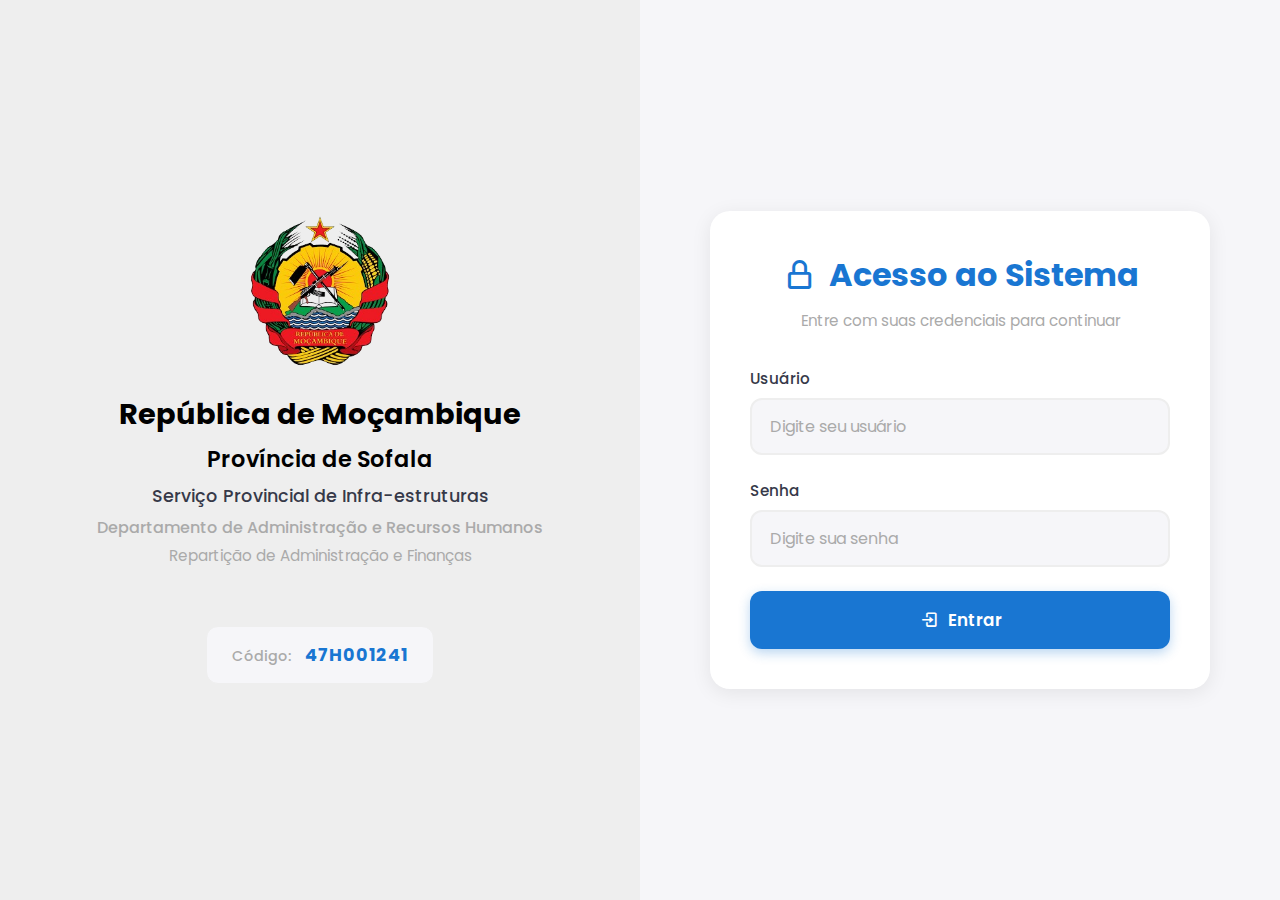
<file: Backend/frontend/rubricas.html>
<!DOCTYPE html>
<html lang="pt">
<head>
    <meta charset="UTF-8">
    <meta name="viewport" content="width=device-width, initial-scale=1.0">
    <link href='https://unpkg.com/boxicons@2.1.4/css/boxicons.min.css' rel='stylesheet'>
    <link rel="stylesheet" href="css/dashboard_new.css">
    <link rel="stylesheet" href="css/common.css">
    <link rel="stylesheet" href="css/rubricas.css">
    <title>Rubricas - Sistema Contabil</title>
</head>
<body>
    <div class="content">
        <main>
            <!-- Toolbar com Filtros e Ações -->
            <div class="rubricas__toolbar-section">
                <div class="toolbar-header">
                    <h1>Cadastro de Rubricas</h1>
                    <div class="toolbar-actions">
                        <span class="tooltip-container">
                            <button id="btnNovaRubrica" class="btn btn--primary">
                                <i class='bx bx-plus'></i> Nova Rubrica
                            </button>
                            <span class="tooltip tooltip--bottom">Criar nova rubrica<br/>Adiciona uma nova rubrica raiz ao sistema</span>
                        </span>
                        <span class="tooltip-container">
                            <button id="btnAtualizar" class="btn btn--secondary">
                                <i class='bx bx-refresh'></i> Atualizar
                            </button>
                            <span class="tooltip tooltip--bottom">Atualizar lista<br/>Recarrega todas as rubricas do exercício selecionado</span>
                        </span>
                    </div>
                </div>
                
                <div class="rubricas__filters">
                    <div class="filters-grid">
                        <div class="filter-group">
                            <label for="exercicioSelector" class="filter-label">Exercício</label>
                            <select id="exercicioSelector" class="form-control" aria-label="Selecionar exercício">
                                <!-- Preenchido via JS -->
                            </select>
                        </div>
                        <div class="filter-group filter-group--full">
                            <label for="searchInput" class="filter-label">Buscar</label>
                            <input type="text" 
                                   id="searchInput" 
                                   class="form-control" 
                                   placeholder="Buscar por código ou designação..."
                                   aria-label="Buscar rubricas">
                        </div>
                    </div>
                </div>
            </div>
            
            <!-- Tabela de Rubricas -->
            <div class="rubricas__table-section">
                <div class="table-container">
                    <table id="rubricasTable" class="rubricas-table">
                        <thead>
                            <tr>
                                <th>Código</th>
                                <th>Designação</th>
                                <th>Tipo</th>
                                <th>Nível</th>
                                <th class="text-right">Dotação Calculada</th>
                                <th>Estado</th>
                                <th class="text-center">Ações</th>
                            </tr>
                        </thead>
                        <tbody id="rubricasBody">
                            <tr>
                                <td colspan="7" class="table-empty">
                                    <div class="empty-state">
                                        <i class='bx bx-list-ul'></i>
                                        <p>Carregando rubricas...</p>
                                    </div>
                                </td>
                            </tr>
                        </tbody>
                    </table>
                </div>
            </div>
        </main>
    </div>
    
    <!-- Modal Criar Subrubricas em Lote (CSV) -->
    <div class="modal" id="subrubricaBatchModal" role="dialog" aria-labelledby="subrubricaBatchModalTitle" aria-hidden="true">
        <div class="modal__overlay" onclick="closeModal('subrubricaBatchModal')"></div>
        <div class="modal__content modal__content--large">
            <div class="modal__header">
                <h2 id="subrubricaBatchModalTitle">Criar Subrubricas em Lote</h2>
                <button class="modal__close" onclick="closeModal('subrubricaBatchModal')" aria-label="Fechar modal">
                    &times;
                </button>
            </div>
            <form id="subrubricaBatchForm">
                <input type="hidden" id="batchParentId">
                <input type="hidden" id="batchExercicio">
                
                <div class="form-group">
                    <label class="form-label">Rubrica Pai</label>
                    <input type="text" 
                           id="batchParentInfo" 
                           class="form-control" 
                           readonly
                           disabled>
                </div>
                
                <div class="form-group">
                    <label for="batchTipo" class="form-label">Tipo *</label>
                    <select id="batchTipo" class="form-control" required aria-required="true">
                        <option value="">Selecione...</option>
                        <option value="despesa">Despesa</option>
                        <option value="receita">Receita</option>
                    </select>
                </div>
                
                <div class="form-group">
                    <label for="batchRawText" class="form-label">Colar Texto Bruto (Opcional)</label>
                    <textarea id="batchRawText" 
                              class="form-control" 
                              rows="5"
                              placeholder="Cole aqui o texto com código e designação separados por tabulação ou espaços:&#10;47/H000/1.2.1.0.01	Combustivel Lubrificante&#10;47/H000/1.2.1.0.02	Material p/ M. Rep. De B. Imóveis"></textarea>
                    <small class="form-help">
                        Cole texto com código e designação separados por tabulação ou espaços. Clique em "Organizar" para converter automaticamente.
                    </small>
                    <button type="button" 
                            class="btn btn--info btn--small" 
                            onclick="organizarTextoBatch()"
                            style="margin-top: 8px;">
                        Organizar Texto
                    </button>
                </div>
                
                <div class="form-group">
                    <label for="batchCsv" class="form-label">Dados CSV *</label>
                    <textarea id="batchCsv" 
                              class="form-control" 
                              rows="10"
                              placeholder="Formato: codigo,designacao&#10;Exemplo:&#10;47/H000/1.1.2.1.01,Ajudas de Custo&#10;47/H000/1.1.2.1.02,Subsídio de Combustível"
                              required
                              aria-required="true"></textarea>
                    <small class="form-help">
                        Formato: <code>codigo,designacao</code> (uma linha por rubrica).<br>
                        <strong>Nota:</strong> Rubricas não têm dotação própria. A dotação é gerenciada em Execução Mensal.<br>
                        <strong>Dica:</strong> Use o campo acima para colar texto bruto e clicar em "Organizar".
                    </small>
                </div>
                
                <div id="batchPreview" class="batch-preview" style="display: none;">
                    <h3>Preview (validação local)</h3>
                    <div id="batchPreviewContent" class="batch-preview-content"></div>
                </div>
                
                <div id="batchReport" class="batch-report" style="display: none;">
                    <h3>Relatório de Criação</h3>
                    <div id="batchReportContent" class="batch-report-content"></div>
                </div>
                
                <div class="modal__footer">
                    <button type="button" 
                            class="btn btn--secondary" 
                            onclick="closeModal('subrubricaBatchModal')">
                        Cancelar
                    </button>
                    <button type="button" 
                            class="btn btn--info" 
                            onclick="validarBatchCSV()">
                        Validar CSV
                    </button>
                    <button type="submit" class="btn btn--primary">
                        Criar em Lote
                    </button>
                </div>
            </form>
        </div>
    </div>
    
    <!-- Modal Criar Subrubrica -->
    <div class="modal" id="subrubricaModal" role="dialog" aria-labelledby="subrubricaModalTitle" aria-hidden="true">
        <div class="modal__overlay" onclick="closeModal('subrubricaModal')"></div>
        <div class="modal__content">
            <div class="modal__header">
                <h2 id="subrubricaModalTitle">Nova Subrubrica</h2>
                <button class="modal__close" onclick="closeModal('subrubricaModal')" aria-label="Fechar modal">
                    &times;
                </button>
            </div>
            <form id="subrubricaForm">
                <input type="hidden" id="subrubricaParentId">
                <input type="hidden" id="subrubricaExercicio">
                <input type="hidden" id="subrubricaNivel">
                
                <div class="form-group">
                    <label class="form-label">Rubrica Pai</label>
                    <input type="text" 
                           id="subrubricaParentInfo" 
                           class="form-control" 
                           readonly
                           disabled>
                </div>
                
                <div class="form-group">
                    <label for="subrubricaCodigo" class="form-label">Código *</label>
                    <input type="text" 
                           id="subrubricaCodigo" 
                           class="form-control" 
                           required 
                           autocomplete="off"
                           aria-required="true"
                           placeholder="Ex: 47/H000/1.1.2.1"
                           aria-describedby="subrubricaCodigoHelp">
                    <small id="subrubricaCodigoHelp" class="form-help">Código único da subrubrica</small>
                </div>
                
                <div class="form-group">
                    <label for="subrubricaDesignacao" class="form-label">Designação *</label>
                    <input type="text" 
                           id="subrubricaDesignacao" 
                           class="form-control" 
                           required 
                           autocomplete="off"
                           aria-required="true"
                           placeholder="Ex: Subcategoria específica">
                </div>
                
                <div class="form-group">
                    <label for="subrubricaTipo" class="form-label">Tipo *</label>
                    <select id="subrubricaTipo" class="form-control" required aria-required="true">
                        <option value="">Selecione...</option>
                        <option value="despesa">Despesa</option>
                        <option value="receita">Receita</option>
                    </select>
                </div>
                
                <div class="form-group" id="subrubricaDotacaoInicialGroup">
                    <label for="subrubricaDotacaoInicial" class="form-label">Dotação Inicial (MZN)</label>
                    <input type="text" 
                           id="subrubricaDotacaoInicial" 
                           class="form-control money-input" 
                           autocomplete="off"
                           placeholder="0.00"
                           pattern="[0-9 ]+\.[0-9]{2}"
                           aria-describedby="subrubricaDotacaoInicialHelp">
                    <small id="subrubricaDotacaoInicialHelp" class="form-help">
                        Dotação inicial anual para esta rubrica folha. Rubricas pai não têm dotação inicial (calculada automaticamente).
                    </small>
                </div>
                
                <div class="modal__footer">
                    <span class="tooltip-container">
                        <button type="button" 
                                class="btn btn--info" 
                                onclick="abrirModalSubrubricaBatchFromModal(); event.stopPropagation();">
                            + Sub (Múltiplas)
                        </button>
                        <span class="tooltip tooltip--top">Criar múltiplas subrubricas<br/>Importar várias subrubricas de uma vez via CSV</span>
                    </span>
                    <span class="tooltip-container">
                        <button type="button" 
                                class="btn btn--secondary" 
                                onclick="closeModal('subrubricaModal')">
                            Cancelar
                        </button>
                        <span class="tooltip tooltip--top">Cancelar<br/>Fechar o modal sem salvar alterações</span>
                    </span>
                    <span class="tooltip-container">
                        <button type="submit" class="btn btn--primary">
                            Salvar Subrubrica
                        </button>
                        <span class="tooltip tooltip--top">Salvar subrubrica<br/>Criar a subrubrica e recalcular a dotação do pai</span>
                    </span>
                </div>
            </form>
        </div>
    </div>
    
    <!-- Modal Criar/Editar Rubrica -->
    <div class="modal" id="rubricaModal" role="dialog" aria-labelledby="modalTitle" aria-hidden="true">
        <div class="modal__overlay" onclick="closeModal('rubricaModal')"></div>
        <div class="modal__content">
            <div class="modal__header">
                <h2 id="modalTitle">Nova Rubrica</h2>
                <button class="modal__close" onclick="closeModal('rubricaModal')" aria-label="Fechar modal">
                    &times;
                </button>
            </div>
            <form id="rubricaForm">
                <input type="hidden" id="rubricaId">
                
                <div class="form-group">
                    <label for="codigo" class="form-label">Código *</label>
                    <input type="text" 
                           id="codigo" 
                           class="form-control" 
                           required 
                           autocomplete="off"
                           aria-required="true"
                           placeholder="Ex: 47/H000/1.1.2.1.01"
                           aria-describedby="codigoHelp">
                    <small id="codigoHelp" class="form-help">Código único da rubrica</small>
                </div>
                
                <div class="form-group">
                    <label for="designacao" class="form-label">Designação *</label>
                    <input type="text" 
                           id="designacao" 
                           class="form-control" 
                           required 
                           autocomplete="off"
                           aria-required="true"
                           placeholder="Ex: Demais Despesas com Pessoal">
                </div>
                
                <div class="form-row">
                    <div class="form-group">
                        <label for="tipo" class="form-label">Tipo *</label>
                        <select id="tipo" class="form-control" required aria-required="true">
                            <option value="">Selecione...</option>
                            <option value="despesa">Despesa</option>
                            <option value="receita">Receita</option>
                        </select>
                    </div>
                    <div class="form-group">
                        <label for="exercicioForm" class="form-label">Exercício *</label>
                        <input type="number" 
                               id="exercicioForm" 
                               class="form-control" 
                               required 
                               min="2020" 
                               max="2100"
                               aria-required="true">
                    </div>
                </div>
                
                <input type="hidden" id="nivel" value="1">
                
                <div class="form-group" id="rubricaDotacaoInicialGroup" style="display: none;">
                    <label for="rubricaDotacaoInicial" class="form-label">Dotação Inicial (MZN)</label>
                    <input type="text" 
                           id="rubricaDotacaoInicial" 
                           class="form-control money-input" 
                           autocomplete="off"
                           placeholder="0.00"
                           pattern="[0-9 ]+\.[0-9]{2}"
                           aria-describedby="rubricaDotacaoInicialHelp">
                    <small id="rubricaDotacaoInicialHelp" class="form-help">
                        Dotação inicial anual para esta rubrica folha. Rubricas pai não têm dotação inicial (calculada automaticamente).
                    </small>
                </div>
                
                <div class="modal__footer">
                    <span class="tooltip-container">
                        <button type="button" 
                                class="btn btn--secondary" 
                                onclick="closeModal('rubricaModal')">
                            Cancelar
                        </button>
                        <span class="tooltip tooltip--top">Cancelar<br/>Fechar o modal sem salvar alterações</span>
                    </span>
                    <span class="tooltip-container">
                        <button type="submit" class="btn btn--primary">
                            Salvar
                        </button>
                        <span class="tooltip tooltip--top" id="salvarTooltip">Salvar rubrica<br/>Criar ou atualizar a rubrica no sistema</span>
                    </span>
                </div>
            </form>
        </div>
    </div>
    
    <script src="js/common.js"></script>
    <script src="js/layout.js"></script>
    <script>
        document.addEventListener('DOMContentLoaded', () => {
            if (checkAuth()) {
                initLayout('rubricas');
            }
        });
    </script>
    <script src="js/rubricas.js"></script>
</body>
</html>
</file>
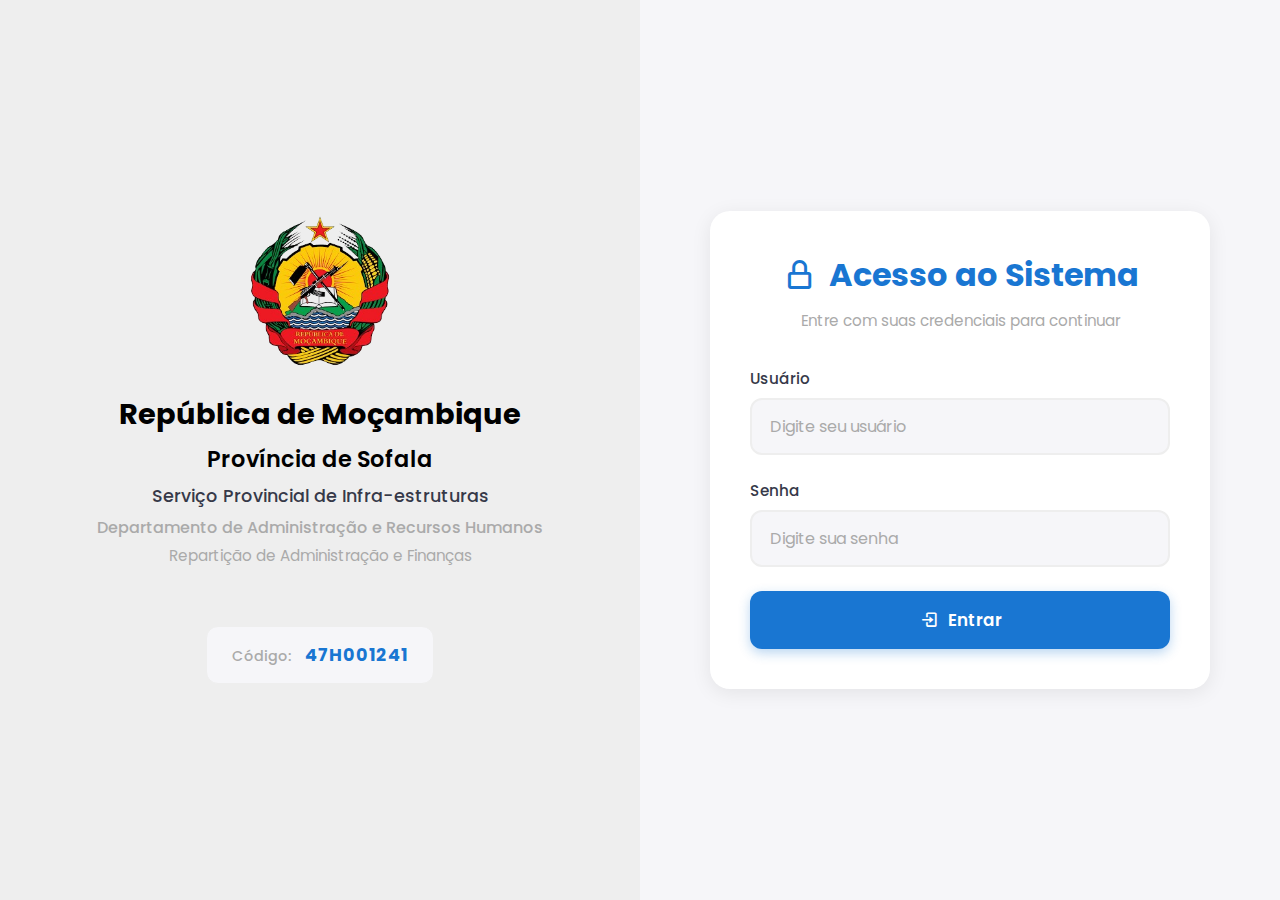
<file: Backend/frontend/setup_dotacao.html>
<!DOCTYPE html>
<html lang="pt">
<head>
    <meta charset="UTF-8">
    <meta name="viewport" content="width=device-width, initial-scale=1.0">
    <link href='https://unpkg.com/boxicons@2.1.4/css/boxicons.min.css' rel='stylesheet'>
    <link rel="stylesheet" href="css/dashboard_new.css">
    <link rel="stylesheet" href="css/common.css">
    <link rel="stylesheet" href="css/rubricas.css">
    <title>Configurar Dotação Global - Sistema Contabil</title>
</head>
<body>
    <div class="content">
        <main>
            <!-- Toolbar com Título e Ações -->
            <div class="rubricas__toolbar-section">
                <div class="toolbar-header">
                    <h1>Configurar Dotação Global</h1>
                    <div class="toolbar-actions">
                        <span class="tooltip-container">
                            <button id="btnAtualizar" class="btn btn--secondary">
                                <i class='bx bx-refresh'></i> Atualizar
                            </button>
                            <span class="tooltip tooltip--bottom">Atualizar dados<br/>Recarrega a dotação e movimentos do exercício selecionado</span>
                        </span>
                    </div>
                </div>
                
                <div class="rubricas__filters">
                    <div class="filters-grid">
                        <div class="filter-group">
                            <label for="exercicioSelector" class="filter-label">Exercício</label>
                            <select id="exercicioSelector" class="form-control" aria-label="Selecionar exercício">
                                <!-- Preenchido via JS -->
                            </select>
                        </div>
                    </div>
                </div>
            </div>
            
            <!-- KPIs -->
            <div style="margin-bottom: 20px;">
                <ul class="insights">
                    <li>
                        <i class='bx bx-wallet'></i>
                        <span class="info">
                            <h3 id="kpiValorAnual">0,00 MZN</h3>
                            <p>Valor Anual</p>
                        </span>
                    </li>
                    <li>
                        <i class='bx bx-check-circle'></i>
                        <span class="info">
                            <h3 id="kpiSaldo">0,00 MZN</h3>
                            <p>Saldo Disponível</p>
                        </span>
                    </li>
                    <li>
                        <i class='bx bx-lock-alt'></i>
                        <span class="info">
                            <h3 id="kpiReservado">0,00 MZN</h3>
                            <p>Reservado</p>
                        </span>
                    </li>
                </ul>
            </div>
            
            <!-- Seção de Formulários -->
            <div class="dotacao__forms-section">
                <!-- Formulário de Dotação -->
                <div class="section-card">
                    <div class="section-header">
                        <h2><i class='bx bx-edit'></i> Definir Dotação Anual</h2>
                    </div>
                    <form id="dotacaoForm">
                        <div class="form-group">
                            <label for="valorAnual" class="form-label">Valor Anual (MZN) *</label>
                            <input type="text" 
                                   id="valorAnual" 
                                   class="form-control money-input" 
                                   required 
                                   aria-required="true"
                                   placeholder="0.00"
                                   pattern="[0-9 ]+\.[0-9]{2}">
                        </div>
                        <button type="submit" class="btn btn--primary">
                            <i class='bx bx-save'></i> Salvar Dotação
                        </button>
                    </form>
                </div>
                
                <!-- Formulário de Reserva -->
                <div class="section-card">
                    <div class="section-header">
                        <h2><i class='bx bx-lock'></i> Criar Reserva</h2>
                    </div>
                    <form id="reservaForm">
                        <div class="form-group">
                            <label for="reservaValor" class="form-label">Valor a Reservar (MZN) *</label>
                            <input type="text" 
                                   id="reservaValor" 
                                   class="form-control money-input" 
                                   required 
                                   aria-required="true"
                                   placeholder="0.00"
                                   pattern="[0-9 ]+\.[0-9]{2}">
                        </div>
                        <div class="form-group">
                            <label for="reservaDescricao" class="form-label">Descrição</label>
                            <input type="text" 
                                   id="reservaDescricao" 
                                   class="form-control" 
                                   placeholder="Ex: Reserva para projeto X">
                        </div>
                        <button type="submit" class="btn btn--primary">
                            <i class='bx bx-plus'></i> Criar Reserva
                        </button>
                    </form>
                </div>
            </div>
            
            <!-- Tabela de Movimentos -->
            <div class="rubricas__table-section">
                <div class="section-header" style="margin-bottom: 16px;">
                    <h2><i class='bx bx-history'></i> Movimentos Recentes</h2>
                    <a href="dotacao_mov.html" class="btn btn--secondary" style="text-decoration: none; display: inline-flex; align-items: center; gap: 5px;">
                        <i class='bx bx-link-external'></i> Ver Histórico Completo
                    </a>
                </div>
                <div class="table-container">
                    <table class="rubricas-table">
                        <thead>
                            <tr>
                                <th>Data</th>
                                <th>Tipo</th>
                                <th class="text-right">Valor</th>
                                <th>Descrição</th>
                            </tr>
                        </thead>
                        <tbody id="movimentosBody">
                            <tr>
                                <td colspan="4" class="table-empty">
                                    <div class="empty-state">
                                        <i class='bx bx-history'></i>
                                        <p>Carregando movimentos...</p>
                                    </div>
                                </td>
                            </tr>
                        </tbody>
                    </table>
                </div>
            </div>
        </main>
    </div>
    
    <script src="js/common.js"></script>
    <script src="js/layout.js"></script>
    <script src="js/setup_dotacao.js"></script>
    <script>
        document.addEventListener('DOMContentLoaded', () => {
            if (checkAuth()) {
                initLayout('dotacao');
            }
        });
    </script>
</body>
</html>
</file>
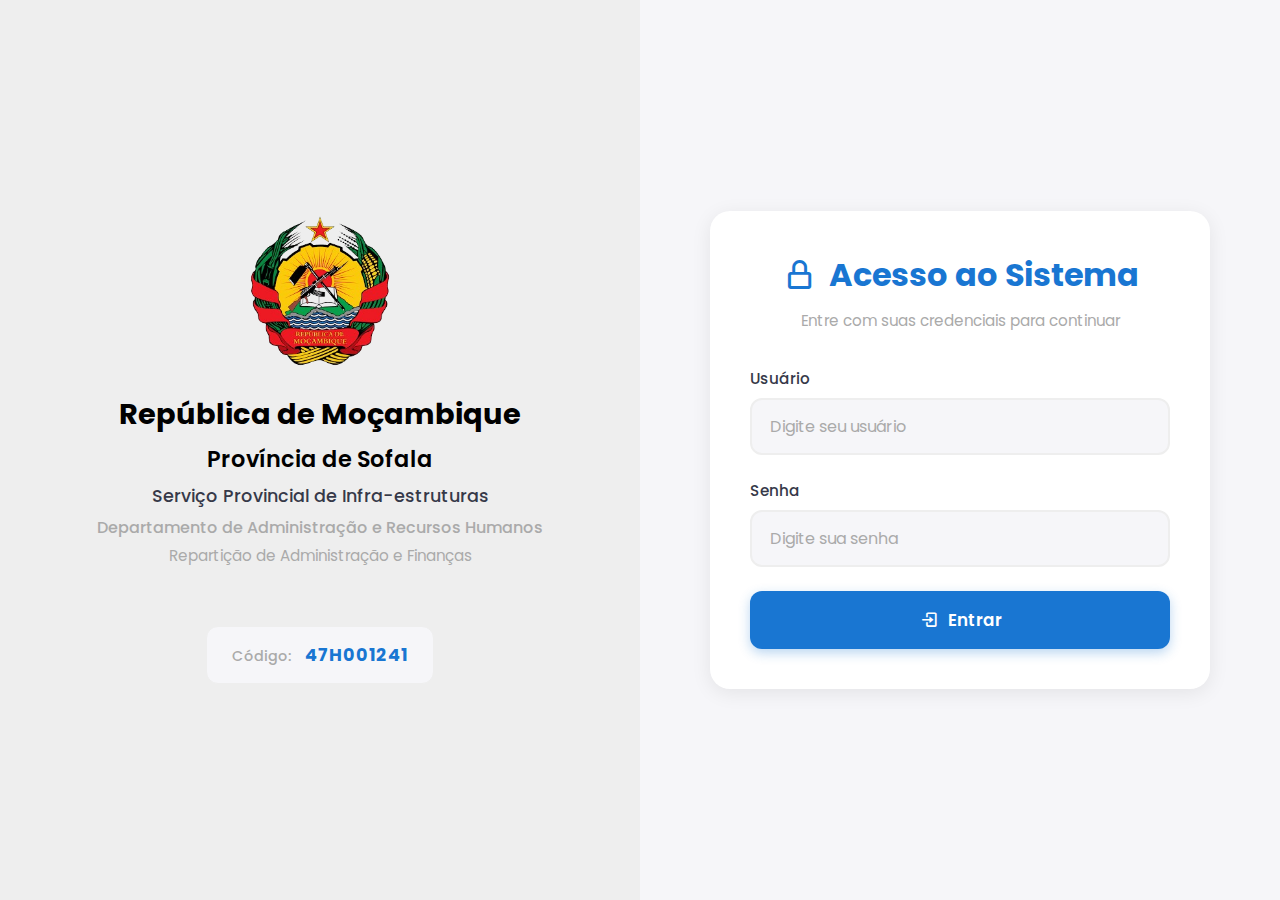
<file: Backend/frontend/usuarios.html>
<!DOCTYPE html>
<html lang="pt">
<head>
    <meta charset="UTF-8">
    <meta name="viewport" content="width=device-width, initial-scale=1.0">
    <title>Usuários - Sistema Contabil</title>
    <link rel="stylesheet" href="css/common.css">
    <style>
        .header-actions {
            display: flex;
            gap: 10px;
            align-items: center;
        }
    </style>
</head>
<body>
    <div class="container">
        <header>
            <h1>👥 Usuários</h1>
            <div style="display: flex; gap: 15px; align-items: center; flex-wrap: wrap;">
                <div class="nav-links">
                    <a href="dashboard.html">Dashboard</a>
                    <a href="rubricas.html">Rubricas</a>
                    <a href="despesas.html">Despesas</a>
                    <a href="funcionarios.html">Funcionários</a>
                    <a href="fornecedores.html">Fornecedores</a>
                    <a href="setup_dotacao.html">Dotação</a>
                    <a href="#" onclick="logout(); return false;">Sair</a>
                </div>
                <div class="header-actions">
                    <button class="btn btn-primary" onclick="openCreateModal()">+ Novo Usuário</button>
                </div>
            </div>
        </header>
        
        <div class="error" id="error"></div>
        <div class="success" id="success"></div>
        
        <!-- Filtros -->
        <div class="filters">
            <input type="text" id="searchInput" placeholder="Buscar por nome ou username..." onkeyup="filterTable()">
            <select id="statusFilter" onchange="filterTable()">
                <option value="">Todos os status</option>
                <option value="true">Ativos</option>
                <option value="false">Inativos</option>
            </select>
        </div>
        
        <!-- Tabela -->
        <div class="table-container">
            <div class="loading" id="loading">Carregando usuários...</div>
            <table id="usuariosTable" style="display: none;">
                <thead>
                    <tr>
                        <th>ID</th>
                        <th>Username</th>
                        <th>Nome</th>
                        <th>Email</th>
                        <th>Contacto</th>
                        <th>Status</th>
                        <th>Criado em</th>
                        <th>Ações</th>
                    </tr>
                </thead>
                <tbody id="usuariosTableBody">
                </tbody>
            </table>
        </div>
    </div>
    
    <!-- Modal Criar/Editar -->
    <div class="modal" id="usuarioModal">
        <div class="modal-content">
            <div class="modal-header">
                <h2 id="modalTitle">Novo Usuário</h2>
                <button class="modal-close" onclick="closeModal('usuarioModal')">&times;</button>
            </div>
            <form id="usuarioForm" onsubmit="saveUsuario(event)">
                <input type="hidden" id="usuarioId">
                
                <div class="form-row">
                    <div class="form-group">
                        <label for="username">Username *</label>
                        <input type="text" id="username" required>
                    </div>
                    <div class="form-group">
                        <label for="nome">Nome *</label>
                        <input type="text" id="nome" required>
                    </div>
                </div>
                
                <div class="form-row">
                    <div class="form-group" id="senhaGroup">
                        <label for="senha">Senha * <small>(mínimo 8 caracteres)</small></label>
                        <input type="password" id="senha" minlength="8">
                    </div>
                    <div class="form-group">
                        <label for="email">Email</label>
                        <input type="email" id="email">
                    </div>
                </div>
                
                <div class="form-row">
                    <div class="form-group">
                        <label for="contacto">Contacto</label>
                        <input type="text" id="contacto">
                    </div>
                    <div class="form-group">
                        <label for="nuit">NUIT</label>
                        <input type="text" id="nuit">
                    </div>
                </div>
                
                <div class="form-group">
                    <label for="endereco">Endereço</label>
                    <textarea id="endereco"></textarea>
                </div>
                
                <div class="form-group">
                    <label>
                        <input type="checkbox" id="activo" checked>
                        Usuário ativo
                    </label>
                </div>
                
                <div class="modal-footer">
                    <button type="button" class="btn btn-secondary" onclick="closeModal('usuarioModal')">Cancelar</button>
                    <button type="submit" class="btn btn-primary">Salvar</button>
                </div>
            </form>
        </div>
    </div>
    
    <script src="js/common.js"></script>
    <script src="js/usuarios.js"></script>
</body>
</html>
</file>
<file: Prototipo/styles.css>
/* ================================================================
   SISTEMA DE BALANCETE - DESIGN SYSTEM MODERNO
   ================================================================ */

/* ----------------------------------------------------------------
   1. VARIÁVEIS CSS - DESIGN TOKENS
   ---------------------------------------------------------------- */
:root {
    /* Cores Principais */
    --primary-50: #eff6ff;
    --primary-100: #dbeafe;
    --primary-200: #bfdbfe;
    --primary-300: #93c5fd;
    --primary-400: #60a5fa;
    --primary-500: #3b82f6;
    --primary-600: #2563eb;
    --primary-700: #1d4ed8;
    --primary-800: #1e40af;
    --primary-900: #1e3a8a;
    
    /* Cores Secundárias */
    --secondary-50: #f8fafc;
    --secondary-100: #f1f5f9;
    --secondary-200: #e2e8f0;
    --secondary-300: #cbd5e1;
    --secondary-400: #94a3b8;
    --secondary-500: #64748b;
    --secondary-600: #475569;
    --secondary-700: #334155;
    --secondary-800: #1e293b;
    --secondary-900: #0f172a;
    
    /* Cores Funcionais */
    --success-50: #f0fdf4;
    --success-100: #dcfce7;
    --success-500: #22c55e;
    --success-600: #16a34a;
    --success-700: #15803d;
    
    --warning-50: #fffbeb;
    --warning-100: #fef3c7;
    --warning-500: #f59e0b;
    --warning-600: #d97706;
    
    --danger-50: #fef2f2;
    --danger-100: #fee2e2;
    --danger-500: #ef4444;
    --danger-600: #dc2626;
    
    --info-50: #eff6ff;
    --info-100: #dbeafe;
    --info-500: #3b82f6;
    --info-600: #2563eb;
    
    /* Cores Neutras */
    --gray-50: #f9fafb;
    --gray-100: #f3f4f6;
    --gray-200: #e5e7eb;
    --gray-300: #d1d5db;
    --gray-400: #9ca3af;
    --gray-500: #6b7280;
    --gray-600: #4b5563;
    --gray-700: #374151;
    --gray-800: #1f2937;
    --gray-900: #111827;
    
    /* Tipografia */
    --font-family-base: 'Inter', -apple-system, BlinkMacSystemFont, 'Segoe UI', Roboto, sans-serif;
    --font-family-mono: 'SF Mono', Monaco, 'Cascadia Code', 'Roboto Mono', Consolas, monospace;
    
    --font-size-xs: 0.75rem;      /* 12px */
    --font-size-sm: 0.875rem;     /* 14px */
    --font-size-base: 1rem;       /* 16px */
    --font-size-lg: 1.125rem;     /* 18px */
    --font-size-xl: 1.25rem;      /* 20px */
    --font-size-2xl: 1.5rem;      /* 24px */
    --font-size-3xl: 1.875rem;    /* 30px */
    --font-size-4xl: 2.25rem;     /* 36px */
    
    --font-weight-light: 300;
    --font-weight-normal: 400;
    --font-weight-medium: 500;
    --font-weight-semibold: 600;
    --font-weight-bold: 700;
    --font-weight-extrabold: 800;
    
    --line-height-tight: 1.25;
    --line-height-normal: 1.5;
    --line-height-relaxed: 1.75;
    
    /* Espaçamento */
    --spacing-xs: 0.25rem;    /* 4px */
    --spacing-sm: 0.5rem;     /* 8px */
    --spacing-md: 1rem;       /* 16px */
    --spacing-lg: 1.5rem;     /* 24px */
    --spacing-xl: 2rem;       /* 32px */
    --spacing-2xl: 3rem;      /* 48px */
    --spacing-3xl: 4rem;      /* 64px */
    
    /* Border Radius */
    --radius-sm: 0.375rem;    /* 6px */
    --radius-md: 0.5rem;      /* 8px */
    --radius-lg: 0.75rem;     /* 12px */
    --radius-xl: 1rem;        /* 16px */
    --radius-2xl: 1.5rem;     /* 24px */
    --radius-full: 9999px;
    
    /* Sombras - Elevation System */
    --shadow-xs: 0 1px 2px 0 rgba(0, 0, 0, 0.05);
    --shadow-sm: 0 1px 3px 0 rgba(0, 0, 0, 0.1), 0 1px 2px -1px rgba(0, 0, 0, 0.1);
    --shadow-md: 0 4px 6px -1px rgba(0, 0, 0, 0.1), 0 2px 4px -2px rgba(0, 0, 0, 0.1);
    --shadow-lg: 0 10px 15px -3px rgba(0, 0, 0, 0.1), 0 4px 6px -4px rgba(0, 0, 0, 0.1);
    --shadow-xl: 0 20px 25px -5px rgba(0, 0, 0, 0.1), 0 8px 10px -6px rgba(0, 0, 0, 0.1);
    --shadow-2xl: 0 25px 50px -12px rgba(0, 0, 0, 0.25);
    --shadow-inner: inset 0 2px 4px 0 rgba(0, 0, 0, 0.05);
    
    /* Transições */
    --transition-fast: 150ms cubic-bezier(0.4, 0, 0.2, 1);
    --transition-base: 200ms cubic-bezier(0.4, 0, 0.2, 1);
    --transition-slow: 300ms cubic-bezier(0.4, 0, 0.2, 1);
    --transition-slower: 500ms cubic-bezier(0.4, 0, 0.2, 1);
    
    /* Z-index */
    --z-base: 0;
    --z-dropdown: 1000;
    --z-sticky: 1020;
    --z-fixed: 1030;
    --z-modal-backdrop: 1040;
    --z-modal: 1050;
    --z-popover: 1060;
    --z-tooltip: 1070;
}

/* ----------------------------------------------------------------
   2. RESET E BASE
   ---------------------------------------------------------------- */
*, *::before, *::after {
    margin: 0;
    padding: 0;
    box-sizing: border-box;
}

html {
    font-size: 16px;
    -webkit-font-smoothing: antialiased;
    -moz-osx-font-smoothing: grayscale;
    text-rendering: optimizeLegibility;
}

body {
    font-family: var(--font-family-base);
    font-size: var(--font-size-base);
    font-weight: var(--font-weight-normal);
    line-height: var(--line-height-normal);
    color: var(--gray-800);
    background: linear-gradient(135deg, var(--gray-50) 0%, var(--secondary-50) 100%);
    min-height: 100vh;
}

/* ----------------------------------------------------------------
   3. CONTAINER
   ---------------------------------------------------------------- */
.container {
    max-width: 1280px;
    margin: 0 auto;
    padding: 0 var(--spacing-lg);
}

/* ----------------------------------------------------------------
   4. HEADER
   ---------------------------------------------------------------- */
.header {
    background: linear-gradient(135deg, #1e3a8a 0%, #2563eb 50%, #3b82f6 100%);
    color: white;
    padding: var(--spacing-xl) 0;
    box-shadow: var(--shadow-lg);
    position: relative;
    overflow: hidden;
}

.header::before {
    content: '';
    position: absolute;
    top: 0;
    left: 0;
    right: 0;
    bottom: 0;
    background: url('data:image/svg+xml,<svg width="100" height="100" xmlns="http://www.w3.org/2000/svg"><defs><pattern id="grid" width="40" height="40" patternUnits="userSpaceOnUse"><path d="M 40 0 L 0 0 0 40" fill="none" stroke="rgba(255,255,255,0.03)" stroke-width="1"/></pattern></defs><rect width="100" height="100" fill="url(%23grid)"/></svg>');
    opacity: 0.5;
}

.header-top {
    display: flex;
    justify-content: space-between;
    align-items: center;
    gap: var(--spacing-lg);
    flex-wrap: wrap;
    position: relative;
    z-index: 1;
}

.header-search {
    margin-top: var(--spacing-lg);
    position: relative;
    z-index: 1;
}

.header-brand {
    display: flex;
    align-items: center;
    gap: var(--spacing-md);
}

.header-icon {
    font-size: 3rem !important;
    background: rgba(255, 255, 255, 0.2);
    padding: var(--spacing-md);
    border-radius: var(--radius-xl);
    backdrop-filter: blur(10px);
}

.header-text h1 {
    font-size: var(--font-size-2xl);
    font-weight: var(--font-weight-bold);
    margin-bottom: var(--spacing-xs);
    letter-spacing: -0.025em;
}

.header-subtitle {
    font-size: var(--font-size-sm);
    opacity: 0.9;
    font-weight: var(--font-weight-medium);
}

.header-actions {
    display: flex;
    gap: var(--spacing-sm);
    flex-wrap: wrap;
}

/* ----------------------------------------------------------------
   5. MAIN CONTENT
   ---------------------------------------------------------------- */
.main {
    padding: var(--spacing-2xl) 0;
}

/* ----------------------------------------------------------------
   6. BUTTONS
   ---------------------------------------------------------------- */
.btn {
    display: inline-flex;
    align-items: center;
    justify-content: center;
    gap: var(--spacing-sm);
    padding: var(--spacing-sm) var(--spacing-lg);
    border: none;
    border-radius: var(--radius-md);
    font-family: var(--font-family-base);
    font-size: var(--font-size-sm);
    font-weight: var(--font-weight-medium);
    line-height: 1;
    cursor: pointer;
    transition: all var(--transition-base);
    text-decoration: none;
    white-space: nowrap;
    user-select: none;
}

.btn .material-icons {
    font-size: 1.25rem !important;
}

.btn:focus-visible {
    outline: 2px solid var(--primary-500);
    outline-offset: 2px;
}

.btn-primary {
    background: linear-gradient(135deg, var(--primary-600), var(--primary-500));
    color: white;
    box-shadow: var(--shadow-sm);
}

.btn-primary:hover {
    background: linear-gradient(135deg, var(--primary-700), var(--primary-600));
    box-shadow: var(--shadow-md);
    transform: translateY(-1px);
}

.btn-primary:active {
    transform: translateY(0);
    box-shadow: var(--shadow-sm);
}

.btn-secondary {
    background: rgba(255, 255, 255, 0.9);
    color: var(--primary-700);
    box-shadow: var(--shadow-sm);
    backdrop-filter: blur(10px);
}

.btn-secondary:hover {
    background: white;
    box-shadow: var(--shadow-md);
    transform: translateY(-1px);
}

.btn-secondary:active {
    transform: translateY(0);
}

.btn-clear {
    background: var(--gray-100);
    color: var(--gray-700);
}

.btn-clear:hover {
    background: var(--gray-200);
}

.btn-pagination {
    background: white;
    color: var(--gray-700);
    border: 1px solid var(--gray-300);
}

.btn-pagination:hover:not(:disabled) {
    background: var(--gray-50);
    border-color: var(--primary-500);
    color: var(--primary-600);
}

.btn:disabled {
    opacity: 0.5;
    cursor: not-allowed;
    pointer-events: none;
}

/* ----------------------------------------------------------------
   7. SEARCH SECTION
   ---------------------------------------------------------------- */
.search-section {
    background: white;
    padding: var(--spacing-xl);
    border-radius: var(--radius-xl);
    box-shadow: var(--shadow-md);
}

.search-container {
    display: flex;
    align-items: center;
    gap: var(--spacing-md);
    flex-wrap: wrap;
}

.search-icon {
    color: var(--gray-400);
    font-size: 1.5rem !important;
}

.search-input {
    flex: 1;
    min-width: 300px;
    padding: var(--spacing-md);
    border: 2px solid var(--gray-200);
    border-radius: var(--radius-md);
    font-family: var(--font-family-base);
    font-size: var(--font-size-base);
    color: var(--gray-800);
    transition: all var(--transition-base);
}

.search-input::placeholder {
    color: var(--gray-400);
}

.search-input:focus {
    outline: none;
    border-color: var(--primary-500);
    box-shadow: 0 0 0 3px var(--primary-100);
}

.search-results {
    margin-top: var(--spacing-md);
    padding: var(--spacing-md);
    background: var(--primary-50);
    border-left: 4px solid var(--primary-500);
    border-radius: var(--radius-md);
    color: var(--primary-900);
    font-size: var(--font-size-sm);
    font-weight: var(--font-weight-medium);
}

.error-message {
    color: var(--danger-700);
    background: var(--danger-50);
    padding: var(--spacing-md);
    border-radius: var(--radius-md);
    border-left: 4px solid var(--danger-500);
    margin-top: var(--spacing-md);
    font-size: var(--font-size-sm);
}

/* ----------------------------------------------------------------
   8. DASHBOARD CARDS
   ---------------------------------------------------------------- */
.dashboard {
    margin-bottom: var(--spacing-xl);
}

.cards-grid {
    display: grid;
    grid-template-columns: repeat(auto-fit, minmax(220px, 1fr));
    gap: var(--spacing-md);
}

.card {
    background: white;
    padding: var(--spacing-lg);
    border-radius: var(--radius-lg);
    box-shadow: var(--shadow-sm);
    transition: all var(--transition-base);
    position: relative;
    overflow: hidden;
}

.card::before {
    content: '';
    position: absolute;
    top: 0;
    left: 0;
    right: 0;
    height: 4px;
    background: linear-gradient(90deg, var(--primary-500), var(--primary-400));
    transform: scaleX(0);
    transform-origin: left;
    transition: transform var(--transition-base);
}

.card:hover {
    box-shadow: var(--shadow-md);
    transform: translateY(-2px);
}

.card:hover::before {
    transform: scaleX(1);
}

.card-header {
    display: flex;
    align-items: center;
    gap: var(--spacing-sm);
    margin-bottom: var(--spacing-md);
}

.card-icon {
    width: 48px;
    height: 48px;
    border-radius: var(--radius-md);
    display: flex;
    align-items: center;
    justify-content: center;
    font-size: 1.5rem !important;
}

.card-dotacao .card-icon {
    background: linear-gradient(135deg, var(--primary-100), var(--primary-50));
    color: var(--primary-600);
}

.card-gasto .card-icon {
    background: linear-gradient(135deg, var(--warning-100), var(--warning-50));
    color: var(--warning-600);
}

.card-saldo .card-icon {
    background: linear-gradient(135deg, var(--success-100), var(--success-50));
    color: var(--success-600);
}

.card-execucao .card-icon {
    background: linear-gradient(135deg, var(--info-100), var(--info-50));
    color: var(--info-600);
}

.card h3 {
    font-size: var(--font-size-xs);
    font-weight: var(--font-weight-semibold);
    color: var(--gray-600);
    text-transform: uppercase;
    letter-spacing: 0.05em;
}

.card-value {
    display: block;
    font-size: var(--font-size-lg);
    font-weight: var(--font-weight-semibold);
    color: var(--gray-900);
    margin-bottom: var(--spacing-xs);
    line-height: var(--line-height-tight);
}

.card-footer {
    padding-top: var(--spacing-sm);
    border-top: 1px solid var(--gray-100);
}

.card-label {
    font-size: var(--font-size-xs);
    color: var(--gray-500);
    font-weight: var(--font-weight-medium);
}

/* ----------------------------------------------------------------
   9. BALANCETE SECTION
   ---------------------------------------------------------------- */
.balancete-section {
    background: white;
    padding: var(--spacing-xl);
    border-radius: var(--radius-xl);
    box-shadow: var(--shadow-md);
}

.section-header {
    display: flex;
    justify-content: space-between;
    align-items: center;
    margin-bottom: var(--spacing-xl);
    flex-wrap: wrap;
    gap: var(--spacing-md);
}

.section-title {
    display: flex;
    align-items: center;
    gap: var(--spacing-md);
}

.section-icon {
    font-size: 2rem !important;
    color: var(--primary-600);
}

.section-title h2 {
    font-size: var(--font-size-2xl);
    font-weight: var(--font-weight-bold);
    color: var(--gray-900);
}

.section-actions {
    display: flex;
    align-items: center;
    gap: var(--spacing-md);
    flex-wrap: wrap;
}

.section-badge {
    padding: var(--spacing-sm) var(--spacing-md);
    background: var(--primary-50);
    color: var(--primary-700);
    border-radius: var(--radius-full);
    font-size: var(--font-size-sm);
    font-weight: var(--font-weight-semibold);
}

.btn-sm {
    padding: var(--spacing-xs) var(--spacing-md);
    font-size: var(--font-size-xs);
}

.btn-sm .material-icons {
    font-size: 1rem !important;
}

/* ----------------------------------------------------------------
   10. DATA TABLE
   ---------------------------------------------------------------- */
.table-container {
    overflow-x: auto;
    margin: var(--spacing-lg) 0;
    border-radius: var(--radius-xl);
    border: none;
    box-shadow: var(--shadow-md);
    background: white;
}

.data-table {
    width: 100%;
    border-collapse: separate;
    border-spacing: 0;
    background: white;
    font-size: var(--font-size-sm);
    border-radius: var(--radius-xl);
    overflow: hidden;
}

.data-table th,
.data-table td {
    padding: calc(var(--spacing-sm) + 2px) var(--spacing-lg);
    border-bottom: 1px solid var(--gray-100);
}

.data-table td {
    color: var(--gray-700);
    font-weight: var(--font-weight-medium);
}

.data-table th {
    background: linear-gradient(180deg, var(--gray-50), #fff);
    font-weight: var(--font-weight-semibold);
    color: var(--gray-600);
    position: sticky;
    top: 0;
    z-index: 10;
    white-space: nowrap;
    text-transform: uppercase;
    font-size: var(--font-size-xs);
    letter-spacing: 0.04em;
    border-bottom: 2px solid var(--gray-200);
}

.data-table th[data-sort] {
    cursor: pointer;
    user-select: none;
    transition: all var(--transition-fast);
}

.data-table th[data-sort]:hover {
    background: var(--gray-100);
    color: var(--primary-600);
}

.data-table tbody tr {
    transition: background var(--transition-fast), box-shadow var(--transition-fast);
}

.data-table tbody tr:nth-child(even) {
    background: var(--gray-50);
}

.data-table tbody tr:last-child td {
    border-bottom: none;
}

.data-table tbody tr:hover {
    background: rgba(59, 130, 246, 0.06);
    box-shadow: inset 3px 0 0 0 var(--primary-300);
}

/* Clickable Table */
.clickable-table tbody tr {
    cursor: pointer;
}

.clickable-table tbody tr:hover {
    background: rgba(59, 130, 246, 0.08);
    box-shadow: inset 3px 0 0 0 var(--primary-400);
    transform: none;
}

.clickable-table tbody tr:active {
    transform: none;
}

/* ----------------------------------------------------------------
   HIERARQUIA - CATEGORIAS E SUBCATEGORIAS
   ---------------------------------------------------------------- */

/* Linha de Categoria */
.categoria-row {
    background: linear-gradient(135deg, var(--primary-50), #fff) !important;
    border-left: 4px solid var(--primary-500);
    cursor: pointer !important;
    user-select: none;
    transition: background var(--transition-base), box-shadow var(--transition-base), border-color var(--transition-base);
    position: relative;
}

.categoria-row:hover {
    background: linear-gradient(135deg, var(--primary-100), #fff) !important;
    box-shadow: inset 3px 0 0 var(--primary-300);
}

.categoria-row:active {
    background: linear-gradient(135deg, var(--primary-200), #fff) !important;
}

.categoria-row[data-expanded="true"] {
    border-left-width: 6px;
    border-left-color: var(--primary-600);
    box-shadow: inset 4px 0 0 rgba(37, 99, 235, 0.25);
}

.categoria-row[data-expanded="true"] .categoria-cell strong {
    color: var(--primary-700);
}

.categoria-row[data-expanded="true"] .categoria-icon {
    color: var(--primary-700);
}

.categoria-cell {
    padding: var(--spacing-md) var(--spacing-lg) !important;
}

.categoria-header {
    display: flex;
    align-items: center;
    gap: var(--spacing-sm);
}

.categoria-toggle {
    cursor: pointer !important;
    padding: var(--spacing-xs);
    border-radius: var(--radius-sm);
    transition: all var(--transition-base), transform var(--transition-base);
    color: var(--primary-700);
    font-size: 1.25rem !important;
    display: inline-flex;
    align-items: center;
    justify-content: center;
}

.categoria-toggle:hover {
    background: var(--primary-200);
    color: var(--primary-900);
    transform: scale(1.1);
}

.categoria-toggle:active {
    transform: scale(0.95);
}

.categoria-icon {
    color: var(--primary-600);
    font-size: 1.25rem !important;
    transition: opacity var(--transition-base), transform var(--transition-base);
}

.categoria-icon:hover {
    transform: scale(1.05);
}

.categoria-cell strong {
    font-size: var(--font-size-base);
    font-weight: var(--font-weight-bold);
    color: var(--primary-900);
    text-transform: uppercase;
    letter-spacing: 0.05em;
    transition: color var(--transition-base);
}

.categoria-row:hover strong {
    color: var(--primary-700);
}

/* Indicador visual de estado expandido/recolhido */
.categoria-row[data-expanded="false"] {
    border-left-width: 4px;
    opacity: 0.95;
}

.categoria-row[data-expanded="false"]:hover {
    opacity: 1;
}

.categoria-badge {
    padding: var(--spacing-xs) var(--spacing-sm);
    background: var(--primary-200);
    color: var(--primary-800);
    border-radius: var(--radius-full);
    font-size: var(--font-size-xs);
    font-weight: var(--font-weight-semibold);
    margin-left: auto;
}

.categoria-total {
    font-weight: var(--font-weight-bold);
    color: var(--primary-900);
    background: transparent !important;
}

/* Linha de Subcategoria */
.subcategoria-row {
    background: white;
    border-left: 4px solid transparent;
    transition: all var(--transition-base);
    animation: fadeInDown 0.3s ease-out;
}

@keyframes fadeInDown {
    from {
        opacity: 0;
        transform: translateY(-10px);
    }
    to {
        opacity: 1;
        transform: translateY(0);
    }
}

.subcategoria-row:hover {
    background: linear-gradient(90deg, var(--gray-50), var(--primary-50)) !important;
    border-left-color: var(--primary-400);
    transform: translateX(2px);
}

.subcategoria-cell {
    padding-left: var(--spacing-2xl) !important;
}

.subcategoria-content {
    display: flex;
    align-items: center;
    gap: var(--spacing-sm);
}

.subcategoria-icon {
    color: var(--gray-400);
    font-size: 1rem !important;
}

.subcategoria-arrow {
    color: var(--primary-500);
    font-weight: var(--font-weight-bold);
    font-size: var(--font-size-lg);
}

.subcategoria-data {
    color: var(--gray-700);
}

/* Sort Icons */
.sort-icon {
    font-size: 1.125rem !important;
    color: var(--gray-400);
    vertical-align: middle;
    margin-left: var(--spacing-xs);
}

.sort-icon-small {
    font-size: 0.875rem !important;
    color: var(--gray-400);
    vertical-align: middle;
    margin-left: var(--spacing-xs);
}

.data-table th[data-sort].sort-asc .sort-icon,
.data-table th[data-sort].sort-asc .sort-icon-small {
    color: var(--primary-600);
}

.data-table th[data-sort].sort-desc .sort-icon,
.data-table th[data-sort].sort-desc .sort-icon-small {
    color: var(--primary-600);
    transform: rotate(180deg);
}

/* ----------------------------------------------------------------
   11. BADGES
   ---------------------------------------------------------------- */
.badge {
    display: inline-block;
    padding: var(--spacing-xs) var(--spacing-sm);
    border-radius: var(--radius-md);
    font-size: var(--font-size-xs);
    font-weight: var(--font-weight-semibold);
    line-height: 1;
}

.badge-positive {
    background: var(--success-100);
    color: var(--success-700);
}

.badge-negative {
    background: var(--danger-100);
    color: var(--danger-700);
}

.badge-warning {
    background: var(--warning-100);
    color: var(--warning-700);
}

/* ----------------------------------------------------------------
   12. PAGINATION
   ---------------------------------------------------------------- */
.pagination {
    display: flex;
    justify-content: center;
    align-items: center;
    gap: var(--spacing-md);
    margin-top: var(--spacing-xl);
    padding-top: var(--spacing-xl);
    border-top: 1px solid var(--gray-200);
}

.page-info {
    padding: var(--spacing-sm) var(--spacing-lg);
    font-size: var(--font-size-sm);
    font-weight: var(--font-weight-medium);
    color: var(--gray-700);
}

/* ----------------------------------------------------------------
   13. MODAL
   ---------------------------------------------------------------- */
.modal {
    position: fixed;
    top: 0;
    left: 0;
    width: 100%;
    height: 100%;
    background: rgba(0, 0, 0, 0.6);
    backdrop-filter: blur(4px);
    z-index: var(--z-modal);
    display: flex;
    justify-content: center;
    align-items: center;
    padding: var(--spacing-lg);
    animation: fadeIn var(--transition-base);
}

@keyframes fadeIn {
    from {
        opacity: 0;
    }
    to {
        opacity: 1;
    }
}

.modal-content {
    background: white;
    border-radius: var(--radius-2xl);
    width: 100%;
    max-width: 1100px;
    max-height: 90vh;
    overflow-y: auto;
    box-shadow: var(--shadow-2xl);
    animation: slideUp var(--transition-slow);
}

@keyframes slideUp {
    from {
        opacity: 0;
        transform: translateY(20px);
    }
    to {
        opacity: 1;
        transform: translateY(0);
    }
}

.modal-header {
    display: flex;
    justify-content: space-between;
    align-items: center;
    padding: var(--spacing-xl);
    border-bottom: 1px solid var(--gray-200);
    background: var(--gray-50);
}

.modal-title-container {
    display: flex;
    align-items: center;
    gap: var(--spacing-md);
}

.modal-icon {
    font-size: 2rem !important;
    color: var(--primary-600);
}

.modal-header h2 {
    font-size: var(--font-size-xl);
    font-weight: var(--font-weight-bold);
    color: var(--gray-900);
}

.modal-actions {
    display: flex;
    gap: var(--spacing-sm);
    align-items: center;
}

.close-btn {
    background: none;
    border: none;
    padding: var(--spacing-sm);
    border-radius: var(--radius-md);
    cursor: pointer;
    color: var(--gray-400);
    transition: all var(--transition-base);
    display: flex;
    align-items: center;
    justify-content: center;
}

.close-btn:hover {
    background: var(--gray-200);
    color: var(--gray-700);
}

.modal-body {
    padding: var(--spacing-xl);
}

.modal-section-header {
    display: flex;
    align-items: center;
    gap: var(--spacing-md);
    margin: var(--spacing-xl) 0 var(--spacing-lg);
}

.modal-section-header .material-icons {
    color: var(--primary-600);
    font-size: 1.5rem !important;
}

.modal-section-header h4 {
    font-size: var(--font-size-lg);
    font-weight: var(--font-weight-semibold);
    color: var(--gray-900);
}

/* ----------------------------------------------------------------
   14. RELATION HEADER
   ---------------------------------------------------------------- */
.relation-header {
    margin-bottom: var(--spacing-2xl);
    padding: var(--spacing-xl);
    background: linear-gradient(135deg, var(--primary-50), var(--primary-100));
    border-radius: var(--radius-xl);
    border-left: 4px solid var(--primary-600);
}

.relation-title h3 {
    font-size: var(--font-size-xl);
    font-weight: var(--font-weight-bold);
    color: var(--gray-900);
    margin-bottom: var(--spacing-sm);
}

.relation-subtitle {
    font-size: var(--font-size-sm);
    color: var(--gray-600);
    font-weight: var(--font-weight-medium);
}

.relation-summary {
    display: grid;
    grid-template-columns: repeat(auto-fit, minmax(160px, 1fr));
    gap: var(--spacing-md);
    margin-top: var(--spacing-lg);
}

.summary-item {
    display: flex;
    flex-direction: column;
    text-align: center;
    padding: var(--spacing-md);
    background: white;
    border-radius: var(--radius-lg);
    box-shadow: var(--shadow-sm);
}

.summary-item label {
    font-size: var(--font-size-xs);
    font-weight: var(--font-weight-semibold);
    color: var(--gray-600);
    text-transform: uppercase;
    letter-spacing: 0.05em;
    margin-bottom: var(--spacing-xs);
}

.summary-item span {
    font-size: var(--font-size-lg);
    font-weight: var(--font-weight-bold);
    color: var(--gray-900);
}

/* ----------------------------------------------------------------
   15. TOTALS SECTION
   ---------------------------------------------------------------- */
.totals-section {
    margin-top: var(--spacing-xl);
    padding: var(--spacing-lg);
    background: var(--gray-50);
    border-radius: var(--radius-lg);
}

.total-row {
    font-size: var(--font-size-lg);
    font-weight: var(--font-weight-bold);
    margin-bottom: var(--spacing-md);
    text-align: center;
    color: var(--gray-900);
}

.execution-info {
    text-align: center;
    font-size: var(--font-size-sm);
    color: var(--gray-600);
    font-style: italic;
}

/* ----------------------------------------------------------------
   16. UTILITY CLASSES
   ---------------------------------------------------------------- */
.text-center { text-align: center; }
.text-right { text-align: right; }
.text-left { text-align: left; }

.mb-1 { margin-bottom: var(--spacing-sm); }
.mb-2 { margin-bottom: var(--spacing-md); }
.mb-3 { margin-bottom: var(--spacing-lg); }
.mt-1 { margin-top: var(--spacing-sm); }
.mt-2 { margin-top: var(--spacing-md); }
.mt-3 { margin-top: var(--spacing-lg); }

.d-none { display: none; }
.d-block { display: block; }
.d-flex { display: flex; }
.flex-1 { flex: 1; }

/* ----------------------------------------------------------------
   17. LOADING STATES
   ---------------------------------------------------------------- */
.loading {
    opacity: 0.6;
    pointer-events: none;
    position: relative;
}

.loading::after {
    content: '';
    position: absolute;
    top: 50%;
    left: 50%;
    width: 40px;
    height: 40px;
    margin: -20px 0 0 -20px;
    border: 3px solid var(--gray-200);
    border-top-color: var(--primary-600);
    border-radius: 50%;
    animation: spin 0.8s linear infinite;
}

@keyframes spin {
    to { transform: rotate(360deg); }
}

/* ----------------------------------------------------------------
   18. RESPONSIVE DESIGN
   ---------------------------------------------------------------- */
@media (max-width: 768px) {
    .header .container {
        flex-direction: column;
        text-align: center;
    }

    .header-brand {
        flex-direction: column;
    }

    .header-text h1 {
        font-size: var(--font-size-xl);
    }

    .header-actions {
        justify-content: center;
        width: 100%;
    }

    .search-container {
        flex-direction: column;
    }

    .search-input {
        min-width: 100%;
    }

    .cards-grid {
        grid-template-columns: 1fr;
    }

    .relation-summary {
        grid-template-columns: 1fr;
    }

    .data-table {
        font-size: var(--font-size-xs);
    }

    .data-table th,
    .data-table td {
        padding: var(--spacing-sm);
    }

    .modal-content {
        margin: var(--spacing-md);
        max-height: calc(100vh - 2rem);
    }

    .section-header {
        flex-direction: column;
        align-items: flex-start;
    }

    /* Hierarquia em tablet */
    .categoria-cell strong {
        font-size: var(--font-size-sm);
    }

    .categoria-badge {
        font-size: 0.625rem;
    }

    .subcategoria-cell {
        padding-left: var(--spacing-lg) !important;
    }

    .subcategoria-arrow {
        font-size: var(--font-size-base);
    }
}

@media (max-width: 480px) {
    .container {
        padding: 0 var(--spacing-md);
    }

    .header {
        padding: var(--spacing-lg) 0;
    }

    .header-text h1 {
        font-size: var(--font-size-lg);
    }

    .header-icon {
        font-size: 2rem !important;
        padding: var(--spacing-sm);
    }

    .btn {
        padding: var(--spacing-sm) var(--spacing-md);
        font-size: var(--font-size-xs);
    }

    .card {
        padding: var(--spacing-lg);
    }

    .card-value {
        font-size: var(--font-size-2xl);
    }

    .modal-header,
    .modal-body {
        padding: var(--spacing-md);
    }

    .pagination {
        flex-direction: column;
        gap: var(--spacing-sm);
    }

    /* Hierarquia em mobile */
    .categoria-header {
        flex-wrap: wrap;
    }

    .categoria-cell strong {
        font-size: 0.75rem;
    }

    .categoria-badge {
        display: none;
    }

    .subcategoria-cell {
        padding-left: var(--spacing-md) !important;
    }

    .subcategoria-icon {
        display: none;
    }

    .subcategoria-arrow {
        font-size: var(--font-size-sm);
    }
}

/* ----------------------------------------------------------------
   19. PRINT STYLES
   ---------------------------------------------------------------- */
@media print {
    body {
        background: white;
    }

    .header-actions,
    .search-section,
    .pagination,
    .modal,
    .btn {
        display: none !important;
    }

    .header {
        background: white;
        color: var(--gray-900);
        box-shadow: none;
        border-bottom: 2px solid var(--gray-900);
    }

    .main {
        padding: 0;
    }

    .balancete-section,
    .dashboard {
        box-shadow: none;
        border: 1px solid var(--gray-300);
    }

    .data-table {
        font-size: 10px;
    }

    .data-table th,
    .data-table td {
        padding: 4px;
    }

    .card {
        break-inside: avoid;
    }

    /* Hierarquia em impressão */
    .categoria-row {
        background: var(--gray-100) !important;
        border-left: 3px solid var(--gray-900);
        break-after: avoid;
    }

    .categoria-toggle {
        display: none;
    }

    .categoria-badge {
        display: none;
    }

    .subcategoria-row {
        break-inside: avoid;
    }

    .subcategoria-icon {
        display: none;
    }
}

/* ----------------------------------------------------------------
   20. ACCESSIBILITY
   ---------------------------------------------------------------- */
@media (prefers-reduced-motion: reduce) {
    *,
    *::before,
    *::after {
        animation-duration: 0.01ms !important;
        animation-iteration-count: 1 !important;
        transition-duration: 0.01ms !important;
    }
}

/* Focus visible styles */
*:focus-visible {
    outline: 2px solid var(--primary-500);
    outline-offset: 2px;
}

/* ----------------------------------------------------------------
   FIM DO CSS
   ---------------------------------------------------------------- */
</file>
<file: Backend/frontend/css/login.css>
/* ============================================================================
   Página de Login - Design Similar à Home
   ============================================================================ */

@import url('https://fonts.googleapis.com/css2?family=Poppins:wght@300;400;500;600;700;800&display=swap');

:root {
    --light: #f6f6f9;
    --primary: #1976D2;
    --light-primary: #CFE8FF;
    --grey: #eee;
    --dark-grey: #AAAAAA;
    --dark: #363949;
    --danger: #D32F2F;
    --light-danger: #FECDD3;
    --warning: #FBC02D;
    --light-warning: #FFF2C6;
    --success: #388E3C;
    --light-success: #BBF7D0;
    --header-bg: #4A90E2;
}

* {
    margin: 0;
    padding: 0;
    box-sizing: border-box;
    font-family: 'Poppins', sans-serif;
}

body {
    background: var(--grey);
    min-height: 100vh;
    color: var(--dark);
    overflow-x: hidden;
    margin: 0;
    padding: 0;
}

.container {
    min-height: 100vh;
    width: 100%;
    overflow-x: hidden;
}

/* ============================================================================
   Layout de Duas Colunas
   ============================================================================ */

.two-column-layout {
    display: flex;
    min-height: 100vh;
    width: 100%;
}

.left-column {
    flex: 1;
    background: #eee;
    display: flex;
    align-items: center;
    justify-content: center;
    padding: 40px;
    position: relative;
}

.left-content {
    max-width: 500px;
    width: 100%;
    text-align: center;
    color: var(--dark);
}

.right-column {
    flex: 1;
    background: var(--light);
    display: flex;
    align-items: center;
    justify-content: center;
    padding: 40px;
    overflow-y: auto;
}

.right-content {
    max-width: 500px;
    width: 100%;
    position: relative;
}

/* ============================================================================
   Coluna Esquerda - República
   ============================================================================ */

.logo-container {
    margin-bottom: 30px;
    display: flex;
    justify-content: center;
}

.logo {
    width: 150px;
    height: 150px;
    object-fit: contain;
}

.org-info {
    margin-bottom: 30px;
}

.org-info h1 {
    font-size: 1.8rem;
    font-weight: 700;
    color: #000000;
    margin-bottom: 12px;
    line-height: 1.3;
}

.org-info h2 {
    font-size: 1.4rem;
    font-weight: 600;
    color: #000000;
    margin-bottom: 10px;
    line-height: 1.3;
}

.org-info h3 {
    font-size: 1.1rem;
    font-weight: 500;
    color: var(--dark);
    margin-bottom: 8px;
    line-height: 1.4;
}

.org-info h4 {
    font-size: 1rem;
    font-weight: 500;
    color: var(--dark-grey);
    margin-bottom: 6px;
    line-height: 1.4;
}

.org-info h5 {
    font-size: 0.95rem;
    font-weight: 400;
    color: var(--dark-grey);
    margin-bottom: 6px;
    line-height: 1.4;
}

.code-container {
    margin-top: 30px;
    padding: 15px 25px;
    background: var(--light);
    border-radius: 12px;
    display: inline-block;
    border: 1px solid var(--grey);
}

.code-label {
    font-size: 0.9rem;
    color: var(--dark-grey);
    margin-right: 10px;
    font-weight: 500;
}

.code-value {
    font-size: 1.1rem;
    color: var(--primary);
    font-weight: 700;
    letter-spacing: 1px;
}

/* ============================================================================
   Coluna Direita - Formulário de Login
   ============================================================================ */

.login-section {
    background: white;
    border-radius: 20px;
    padding: 40px;
    box-shadow: 0 4px 20px rgba(0, 0, 0, 0.08);
    width: 100%;
}

.section-header {
    text-align: center;
    margin-bottom: 35px;
}

.section-title {
    font-size: 2rem;
    font-weight: 700;
    color: var(--primary);
    display: flex;
    align-items: center;
    justify-content: center;
    gap: 12px;
    margin-bottom: 10px;
}

.section-title i {
    font-size: 2.2rem;
}

.section-subtitle {
    font-size: 0.95rem;
    color: var(--dark-grey);
    font-weight: 400;
}

.form-group {
    margin-bottom: 24px;
}

.form-group label {
    display: block;
    margin-bottom: 8px;
    color: var(--dark);
    font-weight: 500;
    font-size: 0.95rem;
}

.form-group input {
    width: 100%;
    padding: 14px 18px;
    border: 2px solid var(--grey);
    border-radius: 12px;
    font-size: 1rem;
    font-family: 'Poppins', sans-serif;
    transition: all 0.3s ease;
    background: var(--light);
    color: var(--dark);
}

.form-group input:focus {
    outline: none;
    border-color: var(--primary);
    background: white;
    box-shadow: 0 0 0 3px var(--light-primary);
}

.form-group input::placeholder {
    color: var(--dark-grey);
}

.btn-submit {
    width: 100%;
    padding: 16px;
    background: var(--primary);
    color: white;
    border: none;
    border-radius: 12px;
    font-size: 1.05rem;
    font-weight: 600;
    cursor: pointer;
    transition: all 0.3s ease;
    font-family: 'Poppins', sans-serif;
    margin-top: 10px;
    box-shadow: 0 4px 12px rgba(25, 118, 210, 0.3);
    display: flex;
    align-items: center;
    justify-content: center;
    gap: 10px;
}

.btn-submit i {
    font-size: 1.2rem;
}

.btn-submit:hover {
    background: #1565C0;
    transform: translateY(-2px);
    box-shadow: 0 6px 16px rgba(25, 118, 210, 0.4);
}

.btn-submit:active {
    transform: translateY(0);
}

.btn-submit:disabled {
    background: var(--dark-grey);
    cursor: not-allowed;
    transform: none;
    box-shadow: none;
}

.error {
    background: var(--light-danger);
    color: var(--danger);
    padding: 14px 18px;
    border-radius: 12px;
    margin-bottom: 20px;
    display: none;
    font-size: 0.95rem;
    font-weight: 500;
    border: 1px solid var(--danger);
}

.error.show {
    display: block;
}

/* ============================================================================
   Modal de Setup de Dotação
   ============================================================================ */

.modal {
    display: none;
    position: fixed;
    z-index: 1000;
    left: 0;
    top: 0;
    width: 100%;
    height: 100%;
    background: rgba(0, 0, 0, 0.5);
    align-items: center;
    justify-content: center;
    backdrop-filter: blur(4px);
}

.modal.show {
    display: flex;
}

.modal-content {
    background: white;
    padding: 40px;
    border-radius: 20px;
    max-width: 500px;
    width: 90%;
    box-shadow: 0 10px 40px rgba(0, 0, 0, 0.3);
}

.modal-content h2 {
    margin-bottom: 20px;
    color: var(--dark);
    font-size: 1.5rem;
    font-weight: 700;
}

.modal-content p {
    margin-bottom: 20px;
    color: var(--dark-grey);
    line-height: 1.6;
}

.modal-content .form-group {
    margin-bottom: 20px;
}

.modal-content .form-group label {
    display: block;
    margin-bottom: 8px;
    color: var(--dark);
    font-weight: 500;
}

.modal-content .form-group input {
    width: 100%;
    padding: 12px 16px;
    border: 2px solid var(--grey);
    border-radius: 12px;
    font-size: 1rem;
    font-family: 'Poppins', sans-serif;
    transition: all 0.3s ease;
}

.modal-content .form-group input:focus {
    outline: none;
    border-color: var(--primary);
    box-shadow: 0 0 0 3px var(--light-primary);
}

.modal-content .error {
    margin-top: 10px;
}

.modal-content .btn {
    padding: 14px 24px;
    background: var(--primary);
    color: white;
    border: none;
    border-radius: 12px;
    font-size: 1rem;
    font-weight: 600;
    cursor: pointer;
    transition: all 0.3s ease;
    font-family: 'Poppins', sans-serif;
}

.modal-content .btn:hover {
    background: #1565C0;
    transform: translateY(-2px);
    box-shadow: 0 4px 12px rgba(25, 118, 210, 0.3);
}

/* ============================================================================
   Responsividade
   ============================================================================ */

@media (max-width: 968px) {
    .two-column-layout {
        flex-direction: column;
    }

    .left-column {
        padding: 30px 20px;
        min-height: auto;
    }

    .right-column {
        padding: 30px 20px;
    }

    .login-section {
        padding: 30px 25px;
    }

    .section-title {
        font-size: 1.6rem;
    }

    .org-info h1 {
        font-size: 1.5rem;
    }

    .org-info h2 {
        font-size: 1.2rem;
    }

    .org-info h3 {
        font-size: 1rem;
    }

    .logo {
        width: 120px;
        height: 120px;
    }
}

@media (max-width: 480px) {
    .left-column,
    .right-column {
        padding: 20px 15px;
    }

    .login-section {
        padding: 25px 20px;
    }

    .section-title {
        font-size: 1.4rem;
    }

    .section-title i {
        font-size: 1.8rem;
    }

    .org-info h1 {
        font-size: 1.3rem;
    }

    .org-info h2 {
        font-size: 1.1rem;
    }

    .logo {
        width: 100px;
        height: 100px;
    }
}
</file>
<file: Backend/frontend/css/common.css>
/* CSS Compartilhado para todas as páginas */
* {
    margin: 0;
    padding: 0;
    box-sizing: border-box;
}

body {
    font-family: -apple-system, BlinkMacSystemFont, 'Segoe UI', Roboto, sans-serif;
    background: #f5f5f5;
    padding: 20px;
    color: #333;
}

.container {
    max-width: 1400px;
    margin: 0 auto;
    background: white;
    border-radius: 10px;
    padding: 30px;
    box-shadow: 0 2px 10px rgba(0,0,0,0.1);
}

header {
    display: flex;
    justify-content: space-between;
    align-items: center;
    margin-bottom: 30px;
    padding-bottom: 20px;
    border-bottom: 2px solid #eee;
    flex-wrap: wrap;
    gap: 15px;
}

h1 {
    color: #333;
    font-size: 1.75rem;
}

.nav-links {
    display: flex;
    gap: 10px;
    flex-wrap: wrap;
}

.nav-links a {
    color: #667eea;
    text-decoration: none;
    padding: 8px 15px;
    border-radius: 5px;
    transition: background 0.3s;
    font-weight: 500;
}

.nav-links a:hover {
    background: #f0f0f0;
}

/* Botões */
.btn {
    padding: 10px 20px;
    border: none;
    border-radius: 5px;
    cursor: pointer;
    font-size: 0.9rem;
    font-weight: 600;
    transition: all 0.2s;
    text-decoration: none;
    display: inline-block;
}

.btn-primary {
    background: #667eea;
    color: white;
}

.btn-primary:hover {
    background: #5568d3;
}

.btn-success {
    background: #10b981;
    color: white;
}

.btn-success:hover {
    background: #059669;
}

.btn-danger {
    background: #ef4444;
    color: white;
}

.btn-danger:hover {
    background: #dc2626;
}

.btn-secondary {
    background: #6b7280;
    color: white;
}

.btn-secondary:hover {
    background: #4b5563;
}

.btn-small {
    padding: 6px 12px;
    font-size: 0.85rem;
}

/* Formulários */
.form-group {
    margin-bottom: 20px;
}

.form-group label {
    display: block;
    margin-bottom: 5px;
    color: #555;
    font-weight: 500;
    font-size: 0.9rem;
}

.form-group input,
.form-group select,
.form-group textarea {
    width: 100%;
    padding: 10px;
    border: 1px solid #ddd;
    border-radius: 5px;
    font-size: 0.95rem;
    font-family: inherit;
}

.form-group input:focus,
.form-group select:focus,
.form-group textarea:focus {
    outline: none;
    border-color: #667eea;
    box-shadow: 0 0 0 3px rgba(102, 126, 234, 0.1);
}

.form-group textarea {
    resize: vertical;
    min-height: 80px;
}

.form-row {
    display: grid;
    grid-template-columns: repeat(auto-fit, minmax(250px, 1fr));
    gap: 20px;
}

/* Tabelas */
.table-container {
    overflow-x: auto;
    margin-top: 20px;
}

table {
    width: 100%;
    border-collapse: collapse;
}

table thead {
    background: #f8f9fa;
}

table th {
    padding: 12px;
    text-align: left;
    font-weight: 600;
    color: #555;
    font-size: 0.85rem;
    text-transform: uppercase;
    letter-spacing: 0.5px;
    border-bottom: 2px solid #ddd;
}

table td {
    padding: 12px;
    border-bottom: 1px solid #eee;
    font-size: 0.9rem;
}

table tbody tr {
    transition: background 0.2s;
}

table tbody tr:hover {
    background: #f8f9fa;
}

table tbody tr:last-child td {
    border-bottom: none;
}

/* Badges */
.badge {
    display: inline-block;
    padding: 4px 10px;
    border-radius: 12px;
    font-size: 0.75rem;
    font-weight: 600;
    text-transform: uppercase;
}

.badge-success {
    background: #d1fae5;
    color: #065f46;
}

.badge-warning {
    background: #fef3c7;
    color: #92400e;
}

.badge-danger {
    background: #fee2e2;
    color: #991b1b;
}

.toast--warning {
    background: #fef3c7;
    color: #92400e;
    border-left: 4px solid #f59e0b;
}

.alert {
    padding: 12px 16px;
    border-radius: 6px;
    margin: 10px 0;
    border-left: 4px solid;
}

.alert--warning {
    background: #fef3c7;
    color: #92400e;
    border-left-color: #f59e0b;
}

.alert--info {
    background: #dbeafe;
    color: #1e40af;
    border-left-color: #3b82f6;
}

.alert strong {
    display: block;
    margin-bottom: 4px;
}

.badge-info {
    background: #dbeafe;
    color: #1e40af;
}

/* Tooltip Geral */
.tooltip-container {
    position: relative;
    display: inline-block;
    cursor: help;
}

.tooltip-icon {
    display: inline-flex;
    align-items: center;
    justify-content: center;
    width: 18px;
    height: 18px;
    border-radius: 50%;
    background: #3b82f6;
    color: white;
    font-size: 11px;
    font-weight: bold;
    margin-left: 6px;
    vertical-align: middle;
    cursor: help;
    transition: background-color 0.2s;
}

.tooltip-icon:hover {
    background: #2563eb;
}

.tooltip {
    position: absolute;
    z-index: 1000;
    padding: 8px 12px;
    background: #1f2937;
    color: white;
    font-size: 0.875rem;
    border-radius: 6px;
    white-space: nowrap;
    pointer-events: none;
    opacity: 0;
    visibility: hidden;
    transform: translateY(-5px);
    transition: opacity 0.2s, transform 0.2s, visibility 0.2s;
    box-shadow: 0 4px 6px -1px rgba(0, 0, 0, 0.1), 0 2px 4px -1px rgba(0, 0, 0, 0.06);
}

.tooltip::before {
    content: '';
    position: absolute;
    bottom: -5px;
    left: 50%;
    transform: translateX(-50%);
    border: 5px solid transparent;
    border-top-color: #1f2937;
}

.tooltip-container:hover .tooltip,
.tooltip-icon:hover + .tooltip {
    opacity: 1;
    visibility: visible;
    transform: translateY(0);
}

/* Posições do tooltip */
.tooltip--top {
    bottom: 100%;
    left: 50%;
    transform: translateX(-50%) translateY(-5px);
    margin-bottom: 8px;
}

.tooltip--top::before {
    top: 100%;
    bottom: auto;
    border-top-color: transparent;
    border-bottom-color: #1f2937;
}

.tooltip-container:hover .tooltip--top {
    transform: translateX(-50%) translateY(0);
}

.tooltip--bottom {
    top: 100%;
    left: 50%;
    transform: translateX(-50%) translateY(5px);
    margin-top: 8px;
}

.tooltip--bottom::before {
    bottom: auto;
    top: -5px;
    border-top-color: #1f2937;
    border-bottom-color: transparent;
}

.tooltip-container:hover .tooltip--bottom {
    transform: translateX(-50%) translateY(0);
}

.tooltip--left {
    right: 100%;
    top: 50%;
    transform: translateY(-50%) translateX(-5px);
    margin-right: 8px;
}

.tooltip--left::before {
    left: 100%;
    top: 50%;
    transform: translateY(-50%);
    border-top-color: transparent;
    border-right-color: #1f2937;
    border-bottom-color: transparent;
    border-left-color: transparent;
}

.tooltip-container:hover .tooltip--left {
    transform: translateY(-50%) translateX(0);
}

.tooltip--right {
    left: 100%;
    top: 50%;
    transform: translateY(-50%) translateX(5px);
    margin-left: 8px;
}

.tooltip--right::before {
    right: 100%;
    left: auto;
    top: 50%;
    transform: translateY(-50%);
    border-top-color: transparent;
    border-left-color: #1f2937;
    border-bottom-color: transparent;
    border-right-color: transparent;
}

.tooltip-container:hover .tooltip--right {
    transform: translateY(-50%) translateX(0);
}

/* Modais */
.modal {
    display: none;
    position: fixed;
    top: 0;
    left: 0;
}

.modal__error {
    margin: 0 24px 16px 24px;
    padding: 12px 16px;
    background: #fee;
    color: #c33;
    border-left: 4px solid #dc3545;
    border-radius: 4px;
    font-size: 0.9rem;
    line-height: 1.5;
}

.modal__error.show {
    display: block;
}

.modal__error:empty {
    display: none;
}
    right: 0;
    bottom: 0;
    background: rgba(0,0,0,0.5);
    z-index: 1000;
    align-items: center;
    justify-content: center;
    padding: 20px;
}

.modal.show {
    display: flex;
}

.modal-content {
    background: white;
    border-radius: 10px;
    padding: 30px;
    max-width: 600px;
    width: 100%;
    max-height: 90vh;
    overflow-y: auto;
    box-shadow: 0 10px 40px rgba(0,0,0,0.2);
}

.modal-header {
    display: flex;
    justify-content: space-between;
    align-items: center;
    margin-bottom: 20px;
    padding-bottom: 15px;
    border-bottom: 2px solid #eee;
}

.modal-header h2 {
    margin: 0;
    color: #333;
}

.modal-close {
    background: none;
    border: none;
    font-size: 1.5rem;
    cursor: pointer;
    color: #999;
    padding: 0;
    width: 30px;
    height: 30px;
    display: flex;
    align-items: center;
    justify-content: center;
}

.modal-close:hover {
    color: #333;
}

.modal-footer {
    margin-top: 20px;
    display: flex;
    gap: 10px;
    justify-content: flex-end;
}

/* Mensagens */
.error {
    background: #fee;
    color: #c33;
    padding: 12px;
    border-radius: 5px;
    margin-bottom: 20px;
    display: none;
    border-left: 4px solid #c33;
}

.error.show {
    display: block;
}

.success {
    background: #d1fae5;
    color: #065f46;
    padding: 12px;
    border-radius: 5px;
    margin-bottom: 20px;
    display: none;
    border-left: 4px solid #10b981;
}

.success.show {
    display: block;
}

/* Loading */
.loading {
    text-align: center;
    padding: 40px;
    color: #666;
}

/* Filtros */
.filters {
    display: flex;
    gap: 15px;
    margin-bottom: 20px;
    flex-wrap: wrap;
    padding: 15px;
    background: #f8f9fa;
    border-radius: 5px;
}

.filters input,
.filters select {
    padding: 8px 12px;
    border: 1px solid #ddd;
    border-radius: 5px;
    font-size: 0.9rem;
}

/* Actions */
.actions {
    display: flex;
    gap: 8px;
    align-items: center;
}

/* Empty State */
.empty-state {
    text-align: center;
    padding: 60px 20px;
    color: #999;
}

.empty-state-icon {
    font-size: 3rem;
    margin-bottom: 15px;
    opacity: 0.5;
}

.empty-state-text {
    font-size: 1rem;
    color: #666;
}

/* Responsividade */
@media (max-width: 768px) {
    body {
        padding: 10px;
    }
    
    .container {
        padding: 15px;
    }
    
    header {
        flex-direction: column;
        align-items: flex-start;
    }
    
    .form-row {
        grid-template-columns: 1fr;
    }
    
    table {
        font-size: 0.85rem;
    }
    
    table th,
    table td {
        padding: 8px;
    }
}
</file>
<file: Backend/frontend/css/base.css>
/* Base.css - Estilos base para template limpo */

/* Estilos básicos já estão em common.css */
/* Este arquivo serve para estilos específicos da base.html se necessário */

#main-content {
    min-height: 400px;
    padding: 20px 0;
}

/* Adicionar estilos específicos da base aqui se necessário */
</file>
<file: Backend/frontend/css/dashboard_new.css>
@import url('https://fonts.googleapis.com/css2?family=Poppins:wght@300;400;500;600;700;800&display=swap');

:root {
    --light: #f6f6f9;
    --primary: #1976D2;
    --light-primary: #CFE8FF;
    --grey: #eee;
    --dark-grey: #AAAAAA;
    --dark: #363949;
    --danger: #D32F2F;
    --light-danger: #FECDD3;
    --warning: #FBC02D;
    --light-warning: #FFF2C6;
    --success: #388E3C;
    --light-success: #BBF7D0;
}

* {
    margin: 0;
    padding: 0;
    box-sizing: border-box;
    font-family: 'Poppins', sans-serif;
}

.bx {
    font-size: 1.7rem;
}

a {
    text-decoration: none;
}

li {
    list-style: none;
}

html {
    overflow-x: hidden;
}

body.dark {
    --light: #181a1e;
    --grey: #25252c;
    --dark: #fbfbfb;
}

body {
    background: var(--grey);
    overflow-x: hidden;
}

/* Sidebar */
.sidebar {
    position: fixed;
    top: 0;
    left: 0;
    background: var(--light);
    width: 230px;
    height: 100%;
    z-index: 2000;
    overflow-x: hidden;
    scrollbar-width: none;
    transition: all 0.3s ease;
}

.sidebar::-webkit-scrollbar {
    display: none;
}

.sidebar.close {
    width: 60px;
}

.sidebar .logo {
    font-size: 24px;
    font-weight: 700;
    height: 56px;
    display: flex;
    align-items: center;
    color: var(--primary);
    z-index: 500;
    padding-bottom: 20px;
    box-sizing: content-box;
    padding-left: 20px;
}

.sidebar .logo .logo-name span {
    color: var(--dark);
}

.sidebar .logo .bx {
    min-width: 60px;
    display: flex;
    justify-content: center;
    font-size: 2.2rem;
}

.sidebar .side-menu {
    width: 100%;
    margin-top: 48px;
}

.sidebar .side-menu li {
    height: 48px;
    background: transparent;
    margin-left: 6px;
    border-radius: 48px 0 0 48px;
    padding: 4px;
}

.sidebar .side-menu li.active {
    background: var(--grey);
    position: relative;
}

.sidebar .side-menu li.active::before {
    content: "";
    position: absolute;
    width: 40px;
    height: 40px;
    border-radius: 50%;
    top: -40px;
    right: 0;
    box-shadow: 20px 20px 0 var(--grey);
    z-index: -1;
}

.sidebar .side-menu li.active::after {
    content: "";
    position: absolute;
    width: 40px;
    height: 40px;
    border-radius: 50%;
    bottom: -40px;
    right: 0;
    box-shadow: 20px -20px 0 var(--grey);
    z-index: -1;
}

.sidebar .side-menu li a {
    width: 100%;
    height: 100%;
    background: var(--light);
    display: flex;
    align-items: center;
    border-radius: 48px;
    font-size: 16px;
    color: var(--dark);
    white-space: nowrap;
    overflow-x: hidden;
    transition: all 0.3s ease;
}

.sidebar .side-menu li.active a {
    color: var(--success);
}

.sidebar.close .side-menu li a {
    width: calc(48px - (4px * 2));
    transition: all 0.3s ease;
}

.sidebar .side-menu li a .bx {
    min-width: calc(60px - ((4px + 6px) * 2));
    display: flex;
    font-size: 1.6rem;
    justify-content: center;
}

.sidebar .side-menu li a.logout {
    color: var(--danger);
}

/* Content */
.content {
    position: relative;
    width: calc(100% - 230px);
    left: 230px;
    transition: all 0.3s ease;
}

.sidebar.close~.content {
    width: calc(100% - 60px);
    left: 60px;
}

.content nav {
    height: 56px;
    background: var(--light);
    padding: 0 24px 0 0;
    display: flex;
    align-items: center;
    grid-gap: 24px;
    position: sticky;
    top: 0;
    left: 0;
    z-index: 1000;
}

.content nav::before {
    content: "";
    position: absolute;
    width: 40px;
    height: 40px;
    bottom: -40px;
    left: 0;
    border-radius: 50%;
    box-shadow: -20px -20px 0 var(--light);
}

.content nav a {
    color: var(--dark);
}

.content nav .bx.bx-menu {
    cursor: pointer;
    color: var(--dark);
}

.content nav form {
    max-width: 400px;
    width: 100%;
    margin-right: auto;
}

.content nav form .form-input {
    display: flex;
    align-items: center;
    height: 36px;
}

.content nav form .form-input input {
    flex-grow: 1;
    padding: 0 16px;
    height: 100%;
    border: none;
    background: var(--grey);
    border-radius: 36px 0 0 36px;
    outline: none;
    width: 100%;
    color: var(--dark);
}

.content nav form .form-input button {
    width: 80px;
    height: 100%;
    display: flex;
    justify-content: center;
    align-items: center;
    background: var(--primary);
    color: var(--light);
    font-size: 18px;
    border: none;
    outline: none;
    border-radius: 0 36px 36px 0;
    cursor: pointer;
}

.content nav .notif {
    font-size: 20px;
    position: relative;
    cursor: pointer;
}

.content nav .notif .count {
    position: absolute;
    top: -6px;
    right: -6px;
    width: 20px;
    height: 20px;
    background: var(--danger);
    border-radius: 50%;
    color: var(--light);
    border: 2px solid var(--light);
    font-weight: 700;
    font-size: 12px;
    display: flex;
    align-items: center;
    justify-content: center;
}

.content nav .profile {
    cursor: pointer;
    display: flex;
    align-items: center;
    padding: 6px 12px;
    border-radius: 20px;
    transition: background-color 0.2s;
    text-decoration: none;
}

.content nav .profile:hover {
    background-color: var(--grey);
}

.content nav .profile .profile-name {
    font-size: 0.95rem;
    font-weight: 500;
    color: var(--dark);
    white-space: nowrap;
    max-width: 200px;
    overflow: hidden;
    text-overflow: ellipsis;
}

body.dark .content nav .profile .profile-name {
    color: var(--dark);
}

@media screen and (max-width: 768px) {
    .content nav .profile .profile-name {
        max-width: 120px;
        font-size: 0.85rem;
    }
}

.content nav .theme-toggle {
    display: block;
    min-width: 50px;
    height: 25px;
    background: var(--grey);
    cursor: pointer;
    position: relative;
    border-radius: 25px;
}

.content nav .theme-toggle::before {
    content: "";
    position: absolute;
    top: 2px;
    left: 2px;
    bottom: 2px;
    width: calc(25px - 4px);
    background: var(--primary);
    border-radius: 50%;
    transition: all 0.3s ease;
}

.content nav #theme-toggle:checked+.theme-toggle::before {
    left: calc(100% - (25px - 4px) - 2px);
}

.content main {
    width: 100%;
    padding: 36px 24px;
    max-height: calc(100vh - 56px);
    overflow-y: auto;
}

.content main .header {
    display: flex;
    align-items: center;
    justify-content: space-between;
    grid-gap: 16px;
    flex-wrap: wrap;
}

.content main .header .left h1 {
    font-size: 36px;
    font-weight: 600;
    margin-bottom: 10px;
    color: var(--dark);
}

.content main .header .left .breadcrumb {
    display: flex;
    align-items: center;
    grid-gap: 16px;
}

.content main .header .left .breadcrumb li {
    color: var(--dark);
}

.content main .header .left .breadcrumb li a {
    color: var(--dark-grey);
    pointer-events: none;
}

.content main .header .left .breadcrumb li a.active {
    color: var(--primary);
    pointer-events: none;
}

.content main .header .report {
    height: 36px;
    padding: 0 16px;
    border-radius: 36px;
    background: var(--primary);
    color: var(--light);
    display: flex;
    align-items: center;
    justify-content: center;
    grid-gap: 10px;
    font-weight: 500;
    cursor: pointer;
}

.exercicio-selector-inline {
    display: flex;
    align-items: center;
    gap: 10px;
    padding: 0 15px;
    background: var(--grey);
    border-radius: 36px;
    height: 36px;
}

.exercicio-selector-inline label {
    font-size: 14px;
    color: var(--dark);
    font-weight: 500;
}

.exercicio-selector-inline select {
    border: none;
    background: transparent;
    color: var(--dark);
    font-size: 14px;
    cursor: pointer;
    outline: none;
}

/* Insights (KPIs) */
.content main .insights {
    display: grid;
    grid-template-columns: repeat(auto-fit, minmax(240px, 1fr));
    grid-gap: 24px;
    margin-top: 36px;
}

.content main .insights li {
    padding: 24px;
    background: var(--light);
    border-radius: 20px;
    display: flex;
    align-items: center;
    grid-gap: 24px;
    cursor: pointer;
    transition: transform 0.2s;
}

.content main .insights li:hover {
    transform: translateY(-5px);
}

.content main .insights li#kpiDotacaoCard:hover {
    box-shadow: 0 4px 12px rgba(25, 118, 210, 0.3);
    border: 2px solid var(--primary);
}

.content main .insights li .bx {
    width: 80px;
    height: 80px;
    border-radius: 10px;
    font-size: 36px;
    display: flex;
    align-items: center;
    justify-content: center;
}

.content main .insights li:nth-child(1) .bx {
    background: var(--light-primary);
    color: var(--primary);
}

.content main .insights li:nth-child(2) .bx {
    background: var(--light-danger);
    color: var(--danger);
}

.content main .insights li:nth-child(3) .bx {
    background: var(--light-success);
    color: var(--success);
}

.content main .insights li:nth-child(4) .bx {
    background: var(--light-warning);
    color: var(--warning);
}

.content main .insights li .info h3 {
    font-size: 24px;
    font-weight: 600;
    color: var(--dark);
}

.content main .insights li .info p {
    color: var(--dark);
    font-size: 14px;
}

/* Bottom Data */
.content main .bottom-data {
    display: flex;
    flex-wrap: wrap;
    grid-gap: 24px;
    margin-top: 24px;
    width: 100%;
    color: var(--dark);
}

.content main .bottom-data>div {
    border-radius: 20px;
    background: var(--light);
    padding: 24px;
    overflow-x: auto;
}

.content main .bottom-data .header {
    display: flex;
    align-items: center;
    grid-gap: 16px;
    margin-bottom: 24px;
}

.content main .bottom-data .header h3 {
    margin-right: auto;
    font-size: 24px;
    font-weight: 600;
}

.content main .bottom-data .header .bx {
    cursor: pointer;
    font-size: 20px;
}


/* Orders (Despesas Recentes) */
.orders {
    flex-grow: 1;
    flex-basis: 500px;
}

/* Reminders */
.reminders {
    flex-grow: 1;
    flex-basis: 500px;
}

.reminders .task-list {
    width: 100%;
}

.reminders .task-list li {
    width: 100%;
    margin-bottom: 16px;
    background: var(--grey);
    padding: 14px 10px;
    border-radius: 10px;
    display: flex;
    align-items: center;
    justify-content: space-between;
    transition: all 0.3s ease;
}

.reminders .task-list li:hover {
    background: var(--dark-grey);
    transform: translateX(4px);
}

.reminders .task-list li .task-title {
    display: flex;
    align-items: center;
    gap: 8px;
}

.reminders .task-list li .task-title i {
    font-size: 20px;
}

.reminders .task-list li .task-title p {
    margin: 0;
    color: var(--dark);
    font-weight: 500;
}

.reminders .task-list li .bx {
    cursor: pointer;
    color: var(--dark-grey);
    font-size: 20px;
    transition: color 0.3s ease;
}

.reminders .task-list li .bx:hover {
    color: var(--primary);
}

.reminders .task-list li.completed {
    border-left: 10px solid var(--success);
}

.reminders .task-list li.completed .task-title i {
    color: var(--success);
}

.reminders .task-list li.not-completed {
    border-left: 10px solid var(--danger);
}

.reminders .task-list li.not-completed .task-title i {
    color: var(--danger);
}

.reminders .task-list li:last-child {
    margin-bottom: 0;
}

.orders table {
    width: 100%;
    border-collapse: collapse;
}

.orders table th {
    padding-bottom: 12px;
    font-size: 13px;
    text-align: left;
    border-bottom: 1px solid var(--grey);
    color: var(--dark-grey);
}

.orders table td {
    padding: 16px 0;
    color: var(--dark);
}

.orders table tr td:first-child {
    display: flex;
    align-items: center;
    grid-gap: 12px;
    padding-left: 6px;
}

.orders table tbody tr {
    cursor: pointer;
    transition: all 0.3s ease;
}

.orders table tbody tr:hover {
    background: var(--grey);
}

.orders table tr td .status {
    font-size: 10px;
    padding: 6px 16px;
    color: var(--light);
    border-radius: 20px;
    font-weight: 700;
}

.orders table tr td .status.completed {
    background: var(--success);
}

.orders table tr td .status.process {
    background: var(--primary);
}

.orders table tr td .status.pending {
    background: var(--warning);
}

/* Rubricas Tree */
.rubricas-tree-container {
    flex-grow: 1;
    flex-basis: 100%;
}

.rubrica-tree__node {
    padding: 12px;
    margin: 8px 0;
    background: var(--grey);
    border-radius: 8px;
    cursor: pointer;
    transition: all 0.2s;
}

.rubrica-tree__node:hover {
    background: var(--dark-grey);
}

.rubrica-tree__row {
    display: flex;
    align-items: center;
    gap: 12px;
}

.rubrica-tree__empty {
    text-align: center;
    padding: 40px;
    color: var(--dark-grey);
}

.loading {
    text-align: center;
    padding: 40px;
    color: var(--dark-grey);
}

/* Responsive */
@media screen and (max-width: 768px) {
    .sidebar {
        width: 200px;
    }

    .content {
        width: calc(100% - 60px);
        left: 200px;
    }
}

@media screen and (max-width: 576px) {
    .content nav form .form-input input {
        display: none;
    }

    .content nav form .form-input button {
        width: auto;
        height: auto;
        background: transparent;
        color: var(--dark);
        border-radius: none;
    }

    .content nav form.show .form-input input {
        display: block;
        width: 100%;
    }

    .content nav form.show .form-input button {
        width: 36px;
        height: 100%;
        color: var(--light);
        background: var(--danger);
        border-radius: 0 36px 36px 0;
    }

    .content nav form.show~.notif,
    .content nav form.show~.profile {
        display: none;
    }

    .content main .insights {
        grid-template-columns: 1fr;
    }

    .content main .bottom-data .header {
        min-width: 340px;
    }

    .content main .bottom-data .orders table {
        min-width: 340px;
    }
}

/* Modal do Gráfico de Execução Orçamentária */
.chart-modal {
    position: fixed;
    top: 0;
    left: 0;
    width: 100%;
    height: 100%;
    z-index: 10000;
    display: none;
    align-items: center;
    justify-content: center;
    animation: fadeIn 0.3s ease;
}

.chart-modal--show {
    display: flex;
}

@keyframes fadeIn {
    from {
        opacity: 0;
    }
    to {
        opacity: 1;
    }
}

.chart-modal__overlay {
    position: absolute;
    top: 0;
    left: 0;
    width: 100%;
    height: 100%;
    background: rgba(0, 0, 0, 0.6);
    backdrop-filter: blur(8px);
    animation: fadeIn 0.3s ease;
}

.chart-modal__content {
    position: relative;
    background: linear-gradient(135deg, #ffffff 0%, #f8f9fa 100%);
    border-radius: 24px;
    width: 90%;
    max-width: 900px;
    max-height: 85vh;
    overflow: hidden;
    box-shadow: 0 20px 60px rgba(0, 0, 0, 0.3), 0 0 0 1px rgba(255, 255, 255, 0.1);
    border: 2px solid rgba(25, 118, 210, 0.2);
    z-index: 1;
    display: flex;
    flex-direction: column;
    animation: slideUp 0.3s ease;
    transform-origin: center;
}

@keyframes slideUp {
    from {
        transform: translateY(30px) scale(0.95);
        opacity: 0;
    }
    to {
        transform: translateY(0) scale(1);
        opacity: 1;
    }
}

.chart-modal__header {
    display: flex;
    align-items: center;
    justify-content: space-between;
    padding: 28px 32px;
    border-bottom: 3px solid var(--primary);
    background: linear-gradient(135deg, #1976D2 0%, #42a5f5 50%, #90caf9 100%);
    box-shadow: 0 4px 12px rgba(25, 118, 210, 0.2);
}

.chart-modal__header h2 {
    font-size: 28px;
    font-weight: 700;
    color: #ffffff;
    margin: 0;
    display: flex;
    align-items: center;
    gap: 12px;
    text-shadow: 0 2px 4px rgba(0, 0, 0, 0.1);
}

.chart-modal__header h2::before {
    content: '';
    width: 5px;
    height: 32px;
    background: #ffffff;
    border-radius: 3px;
    box-shadow: 0 2px 4px rgba(0, 0, 0, 0.2);
}

.chart-modal__close {
    width: 44px;
    height: 44px;
    border: none;
    background: rgba(255, 255, 255, 0.2);
    border-radius: 50%;
    display: flex;
    align-items: center;
    justify-content: center;
    cursor: pointer;
    color: #ffffff;
    font-size: 26px;
    transition: all 0.3s ease;
    box-shadow: 0 2px 8px rgba(0, 0, 0, 0.2);
    backdrop-filter: blur(10px);
}

.chart-modal__close:hover {
    background: #ffffff;
    color: var(--danger);
    transform: rotate(90deg) scale(1.1);
    box-shadow: 0 4px 16px rgba(255, 255, 255, 0.4);
}

.chart-modal__close:active {
    transform: rotate(90deg) scale(0.95);
}

.chart-modal__body {
    padding: 32px;
    overflow-y: auto;
    flex: 1;
    background: var(--light);
}

.chart-modal__body #modalProgressChart {
    min-height: 350px;
    display: flex;
    flex-direction: column;
    justify-content: center;
}

.chart-modal__body .progress-bar-container {
    width: 100%;
    height: 50px;
    background: linear-gradient(135deg, #e3f2fd 0%, #bbdefb 100%);
    border-radius: 25px;
    overflow: hidden;
    position: relative;
    margin-bottom: 32px;
    box-shadow: inset 0 2px 8px rgba(0, 0, 0, 0.1), 0 4px 12px rgba(25, 118, 210, 0.15);
    border: 2px solid rgba(25, 118, 210, 0.2);
}

.chart-modal__body .progress-bar {
    height: 100%;
    background: linear-gradient(90deg, #1976D2 0%, #42a5f5 50%, #64b5f6 100%);
    display: flex;
    align-items: center;
    justify-content: center;
    color: #ffffff;
    font-weight: 700;
    font-size: 18px;
    text-shadow: 0 1px 3px rgba(0, 0, 0, 0.3);
    transition: width 0.8s cubic-bezier(0.4, 0, 0.2, 1);
    border-radius: 25px;
    box-shadow: 0 4px 16px rgba(25, 118, 210, 0.5), inset 0 1px 0 rgba(255, 255, 255, 0.3);
    position: relative;
    overflow: hidden;
}

.chart-modal__body .progress-bar::before {
    content: '';
    position: absolute;
    top: 0;
    left: -100%;
    width: 100%;
    height: 100%;
    background: linear-gradient(90deg, transparent, rgba(255, 255, 255, 0.3), transparent);
    animation: shimmer 2s infinite;
}

@keyframes shimmer {
    0% {
        left: -100%;
    }
    100% {
        left: 100%;
    }
}

.chart-modal__body .progress-bar.warning {
    background: linear-gradient(90deg, #FBC02D 0%, #ffc107 50%, #ffd54f 100%);
    box-shadow: 0 4px 16px rgba(251, 192, 45, 0.5), inset 0 1px 0 rgba(255, 255, 255, 0.3);
    color: #1a1a1a;
    text-shadow: 0 1px 2px rgba(255, 255, 255, 0.5);
}

.chart-modal__body .progress-bar.danger {
    background: linear-gradient(90deg, #D32F2F 0%, #f44336 50%, #e57373 100%);
    box-shadow: 0 4px 16px rgba(211, 47, 47, 0.5), inset 0 1px 0 rgba(255, 255, 255, 0.3);
}

.chart-modal__body .progress-info {
    display: grid;
    grid-template-columns: repeat(auto-fit, minmax(200px, 1fr));
    gap: 20px;
    padding: 24px;
    background: linear-gradient(135deg, #f5f5f5 0%, #e8eaf6 100%);
    border-radius: 16px;
    box-shadow: 0 4px 16px rgba(0, 0, 0, 0.1);
    border: 1px solid rgba(25, 118, 210, 0.1);
}

.chart-modal__body .progress-info span {
    font-size: 15px;
    color: #ffffff;
    font-weight: 700;
    padding: 16px;
    border-radius: 12px;
    text-align: center;
    box-shadow: 0 4px 12px rgba(0, 0, 0, 0.15);
    transition: all 0.3s ease;
    position: relative;
    overflow: hidden;
}

.chart-modal__body .progress-info span::before {
    content: '';
    position: absolute;
    top: 0;
    left: -100%;
    width: 100%;
    height: 100%;
    background: linear-gradient(90deg, transparent, rgba(255, 255, 255, 0.3), transparent);
    transition: left 0.5s ease;
}

.chart-modal__body .progress-info span:hover::before {
    left: 100%;
}

.chart-modal__body .progress-info span:hover {
    transform: translateY(-4px) scale(1.02);
    box-shadow: 0 6px 20px rgba(0, 0, 0, 0.2);
}

/* Gasto - Vermelho/Laranja */
.chart-modal__body .progress-info span:nth-child(1) {
    background: linear-gradient(135deg, #D32F2F 0%, #f44336 50%, #e57373 100%);
    border-left: 4px solid #b71c1c;
}

/* Disponível - Verde */
.chart-modal__body .progress-info span:nth-child(2) {
    background: linear-gradient(135deg, #388E3C 0%, #4caf50 50%, #66bb6a 100%);
    border-left: 4px solid #1b5e20;
}

/* Total - Azul */
.chart-modal__body .progress-info span:nth-child(3) {
    background: linear-gradient(135deg, #1976D2 0%, #42a5f5 50%, #64b5f6 100%);
    border-left: 4px solid #0d47a1;
}

@media screen and (max-width: 576px) {
    .chart-modal__content {
        width: 95%;
        max-height: 95vh;
    }
    
    .chart-modal__header {
        padding: 16px;
    }
    
    .chart-modal__body {
        padding: 16px;
    }
    
    .chart-modal__body .progress-info {
        flex-direction: column;
        gap: 8px;
    }
}
</file>
<file: Backend/frontend/css/despesas.css>
/* Estilos específicos para página de Despesas */

/* Desabilitar scroll no body/main */
body {
    overflow-x: hidden;
    overflow-y: hidden;
    height: 100vh;
}

.content main {
    overflow-x: hidden !important;
    overflow-y: hidden !important;
    height: calc(100vh - 56px) !important; /* Altura total menos navbar */
    max-height: calc(100vh - 56px) !important;
    display: flex;
    flex-direction: column;
    padding: 20px;
}

/* ============================================================================
   Toolbar (Filtros + Ações)
   ============================================================================ */

.despesas__toolbar-section {
    background: var(--light);
    border-radius: 12px;
    padding: 16px 20px;
    margin-top: 0;
    margin-bottom: 16px;
    box-shadow: 0 2px 8px rgba(0, 0, 0, 0.05);
    overflow-x: hidden;
    overflow-y: hidden;
    max-width: 100%;
    flex-shrink: 0; /* Não encolhe */
}

.toolbar-header {
    display: flex;
    justify-content: space-between;
    align-items: center;
    margin-bottom: 16px;
    padding-bottom: 12px;
    border-bottom: 1px solid var(--grey);
    min-width: 0;
    width: 100%;
}

.toolbar-header h1 {
    margin: 0;
    font-size: 1.5rem;
    font-weight: 600;
    color: var(--dark);
    flex-shrink: 1;
    min-width: 0;
    overflow: hidden;
    text-overflow: ellipsis;
    white-space: nowrap;
}

.toolbar-actions {
    display: flex;
    gap: 10px;
    align-items: center;
    flex-shrink: 0;
}

/* ============================================================================
   Filtros
   ============================================================================ */

.despesas__filters {
    padding: 0;
}

.filters-grid {
    display: grid;
    grid-template-columns: repeat(5, 1fr) auto;
    gap: 16px;
    align-items: end;
    min-width: 0;
    width: 100%;
}

.filter-group {
    display: flex;
    flex-direction: column;
}

.filter-label {
    display: block;
    margin-bottom: 6px;
    font-weight: 600;
    font-size: 0.8125rem;
    color: var(--dark-grey);
    text-transform: uppercase;
    letter-spacing: 0.5px;
}

.filter-actions {
    display: flex;
    gap: 10px;
    align-items: flex-end;
}

/* ============================================================================
   Tabela
   ============================================================================ */

.despesas__table-section {
    background: var(--light);
    border-radius: 12px;
    padding: 0;
    margin-top: 0;
    overflow-x: auto;
    overflow-y: auto;
    box-shadow: 0 2px 8px rgba(0, 0, 0, 0.05);
    max-width: 100%;
    flex: 1; /* Ocupa espaço restante */
    min-height: 0; /* Permite scroll interno */
    max-height: 100%; /* Não excede altura do container */
}

/* Scrollbar customizada */
.despesas__table-section::-webkit-scrollbar {
    width: 8px; /* Largura para scrollbar vertical */
    height: 8px; /* Altura para scrollbar horizontal */
}

.despesas__table-section::-webkit-scrollbar-track {
    background: #f1f1f1;
    border-radius: 4px;
}

.despesas__table-section::-webkit-scrollbar-thumb {
    background: var(--primary);
    border-radius: 4px;
}

.despesas__table-section::-webkit-scrollbar-thumb:hover {
    background: #667eea;
}

.despesas__table-section .orders {
    padding: 0;
    margin: 0;
}

.despesas__table-section .orders .header {
    display: none; /* Remover header duplicado */
}

.table-container {
    border-radius: 12px;
    margin: 0;
    padding: 0;
    width: 100%;
    height: 100%;
    overflow: visible;
}

.despesas-table {
    width: 100%;
    border-collapse: collapse;
    background: white;
    margin: 0;
    table-layout: fixed;
}

.despesas-table thead {
    background: linear-gradient(135deg, var(--primary) 0%, #667eea 100%);
    position: sticky;
    top: 0;
    z-index: 10;
}

.despesas-table th {
    padding: 8px 10px !important;
    font-size: 0.75rem !important;
    font-weight: 600 !important;
    text-align: center !important;
    text-transform: uppercase !important;
    letter-spacing: 0.5px !important;
    white-space: nowrap !important;
    color: white !important;
    border: none !important;
    border-bottom: none !important;
    position: sticky;
    top: 0;
    z-index: 10;
}

/* Larguras específicas das colunas */
.despesas-table th:nth-child(1),
.despesas-table td:nth-child(1) {
    width: 10%;
    min-width: 100px;
}

.despesas-table th:nth-child(2),
.despesas-table td:nth-child(2) {
    width: 25%;
    min-width: 180px;
}

.despesas-table th:nth-child(3),
.despesas-table td:nth-child(3) {
    width: 25%;
    min-width: 180px;
}

.despesas-table th:nth-child(4),
.despesas-table td:nth-child(4) {
    width: 12%;
    min-width: 100px;
}

.despesas-table th:nth-child(5),
.despesas-table td:nth-child(5) {
    width: 15%;
    min-width: 110px;
}

.despesas-table th:nth-child(6),
.despesas-table td:nth-child(6) {
    width: 13%;
    min-width: 80px;
}

.despesas-table th.text-right {
    text-align: right !important;
}

.despesas-table th.text-center {
    text-align: center !important;
}

.despesas-table tbody tr {
    border-bottom: 1px solid #e9ecef;
    transition: background 0.2s;
}

.despesas-table tbody tr:hover {
    background: #f8f9fa;
}

.despesas-table tbody tr:last-child {
    border-bottom: none;
}

.despesas-table td {
    padding: 8px 10px !important;
    font-size: 0.8125rem !important;
    color: var(--dark) !important;
    vertical-align: middle !important;
    border: none !important;
    overflow: hidden;
    text-overflow: ellipsis;
    white-space: nowrap;
}

/* Truncar texto das colunas longas */
.despesas-table td:nth-child(2),
.despesas-table td:nth-child(3) {
    max-width: 100%;
    overflow: hidden;
    text-overflow: ellipsis;
    white-space: nowrap;
}

.despesas-table td.text-right {
    text-align: right !important;
    font-weight: 600 !important;
    color: var(--primary) !important;
}

.despesas-table td.text-center {
    text-align: center !important;
}

.despesas-table th:last-child,
.despesas-table td:last-child {
    width: 13%;
    min-width: 80px;
    max-width: 100px;
}

.table-empty {
    padding: 40px 20px !important;
}

.empty-state {
    display: flex;
    flex-direction: column;
    align-items: center;
    justify-content: center;
    gap: 12px;
    color: var(--dark-grey);
}

.empty-state i {
    font-size: 3rem;
    opacity: 0.3;
    color: var(--primary);
}

.empty-state p {
    margin: 0;
    font-size: 0.9375rem;
    font-weight: 500;
}

/* ============================================================================
   Status Badges
   ============================================================================ */

.status-badge {
    display: inline-block;
    padding: 4px 10px;
    border-radius: 16px;
    font-size: 0.7rem;
    font-weight: 700;
    text-transform: uppercase;
    letter-spacing: 0.5px;
    white-space: nowrap;
}

.status-badge.pendente {
    background: linear-gradient(135deg, #fff3cd 0%, #ffeaa7 100%);
    color: #856404;
    box-shadow: 0 2px 4px rgba(133, 100, 4, 0.1);
}

.status-badge.confirmada {
    background: linear-gradient(135deg, #d1fae5 0%, #a7f3d0 100%);
    color: #065f46;
    box-shadow: 0 2px 4px rgba(6, 95, 70, 0.1);
}

.status-badge.cancelada {
    background: linear-gradient(135deg, #fee2e2 0%, #fecaca 100%);
    color: #991b1b;
    box-shadow: 0 2px 4px rgba(153, 27, 27, 0.1);
}

/* ============================================================================
   Ações na Tabela
   ============================================================================ */

.table-actions {
    display: flex;
    flex-direction: row;
    gap: 6px;
    align-items: center;
    justify-content: center;
}

.table-actions .btn {
    padding: 4px 8px;
    font-size: 0.75rem;
    min-width: 32px;
    width: 32px;
    height: 32px;
    display: flex;
    align-items: center;
    justify-content: center;
    border-radius: 6px;
}

.table-actions .btn--small {
    padding: 4px 8px;
    font-size: 0.75rem;
    min-width: 32px;
    width: 32px;
    height: 32px;
}

.table-actions .btn i {
    font-size: 1rem;
    line-height: 1;
}

/* ============================================================================
   Modal
   ============================================================================ */

.modal {
    display: none;
    position: fixed;
    top: 0;
    left: 0;
    width: 100%;
    height: 100%;
    z-index: 3000 !important;
    overflow-y: auto;
    align-items: center;
    justify-content: center;
}

.modal--show {
    display: flex !important;
}

.modal__overlay {
    position: fixed;
    top: 0;
    left: 0;
    width: 100%;
    height: 100%;
    background: rgba(0, 0, 0, 0.6);
    backdrop-filter: blur(4px);
    z-index: 3001 !important;
}

.modal__content {
    position: relative;
    background: white;
    border-radius: 16px;
    padding: 0;
    max-width: 700px;
    width: 90%;
    max-height: 90vh;
    overflow-y: auto;
    z-index: 3002 !important;
    box-shadow: 0 20px 60px rgba(0, 0, 0, 0.3);
    margin: 20px auto;
}

.modal__header {
    display: flex;
    justify-content: space-between;
    align-items: center;
    padding: 24px;
    border-bottom: 2px solid var(--grey);
    background: linear-gradient(135deg, var(--primary) 0%, #667eea 100%);
    border-radius: 16px 16px 0 0;
}

.modal__header h2 {
    margin: 0;
    font-size: 1.5rem;
    color: white;
    font-weight: 600;
}

.modal__close {
    background: rgba(255, 255, 255, 0.2);
    border: none;
    font-size: 2rem;
    color: white;
    cursor: pointer;
    padding: 0;
    width: 36px;
    height: 36px;
    display: flex;
    align-items: center;
    justify-content: center;
    border-radius: 8px;
    transition: all 0.2s;
}

.modal__close:hover {
    background: rgba(255, 255, 255, 0.3);
    transform: rotate(90deg);
}

.modal__body {
    padding: 24px;
}

.modal__footer {
    display: flex;
    justify-content: flex-end;
    gap: 12px;
    padding: 20px 24px;
    border-top: 2px solid var(--grey);
    background: #f8f9fa;
    border-radius: 0 0 16px 16px;
}

/* ============================================================================
   Autocomplete
   ============================================================================ */

.autocomplete-wrapper {
    position: relative;
}

.autocomplete-suggestions {
    position: absolute;
    top: 100%;
    left: 0;
    right: 0;
    background: white;
    border: 1px solid var(--grey);
    border-top: none;
    border-radius: 0 0 8px 8px;
    max-height: 250px;
    overflow-y: auto;
    z-index: 1000;
    display: none;
    box-shadow: 0 8px 16px rgba(0, 0, 0, 0.15);
}

.autocomplete-suggestions.show {
    display: block;
}

.autocomplete-suggestion {
    padding: 12px 16px;
    cursor: pointer;
    border-bottom: 1px solid var(--grey);
    transition: background 0.2s;
    display: flex;
    justify-content: space-between;
    align-items: center;
}

.autocomplete-suggestion:hover {
    background: #f8f9fa;
}

.autocomplete-suggestion:last-child {
    border-bottom: none;
}

.autocomplete-suggestion.selected {
    background: #e3f2fd;
}

.autocomplete-suggestion-name {
    font-weight: 500;
    color: var(--dark);
}

.autocomplete-suggestion-nif {
    font-size: 0.875rem;
    color: var(--dark-grey);
}

/* ============================================================================
   Formulário no Modal
   ============================================================================ */

.modal__body .form-group {
    margin-bottom: 20px;
}

.modal__body .form-row {
    display: grid;
    grid-template-columns: 1fr 1fr;
    gap: 16px;
}

.modal__body .form-label {
    display: block;
    margin-bottom: 8px;
    font-weight: 600;
    font-size: 0.875rem;
    color: var(--dark);
}

.modal__body .form-help {
    display: block;
    margin-top: 6px;
    font-size: 0.8125rem;
    color: var(--dark-grey);
}

/* ============================================================================
   Responsividade
   ============================================================================ */

@media (max-width: 1024px) {
    .filters-grid {
        grid-template-columns: repeat(3, 1fr);
    }
    
    .filter-actions {
        grid-column: 1 / -1;
    }
    
    .despesas-table th {
        padding: 10px 12px !important;
        font-size: 0.75rem !important;
    }
    
    .despesas-table td {
        padding: 10px 12px !important;
        font-size: 0.8125rem !important;
    }
}

@media (max-width: 768px) {
    .despesas__toolbar-section {
        padding: 12px 16px;
        overflow-x: hidden;
    }
    
    .toolbar-header {
        margin-bottom: 12px;
    }
    
    .toolbar-actions {
        width: 100%;
        flex-direction: column;
    }
    
    .toolbar-actions .btn {
        width: 100%;
    }
    
    .filters-grid {
        grid-template-columns: 1fr;
    }
    
    .filter-actions {
        grid-column: 1;
    }
    
    .filter-actions .btn {
        width: 100%;
    }
    
    .despesas-table th {
        padding: 6px 8px !important;
        font-size: 0.7rem !important;
        color: white !important;
    }
    
    .despesas-table td {
        padding: 6px 8px !important;
        font-size: 0.75rem !important;
    }
    
    /* Ajustar larguras em telas menores */
    .despesas-table th:nth-child(1),
    .despesas-table td:nth-child(1) {
        width: 12%;
        min-width: 80px;
    }
    
    .despesas-table th:nth-child(2),
    .despesas-table td:nth-child(2) {
        width: 22%;
        min-width: 120px;
    }
    
    .despesas-table th:nth-child(3),
    .despesas-table td:nth-child(3) {
        width: 22%;
        min-width: 120px;
    }
    
    .despesas-table th:nth-child(4),
    .despesas-table td:nth-child(4) {
        width: 12%;
        min-width: 80px;
    }
    
    .despesas-table th:nth-child(5),
    .despesas-table td:nth-child(5) {
        width: 15%;
        min-width: 90px;
    }
    
    .despesas-table th:nth-child(6),
    .despesas-table td:nth-child(6) {
        width: 17%;
        min-width: 70px;
    }
    
    .table-actions {
        flex-direction: row;
        gap: 4px;
    }
    
    .table-actions .btn {
        width: 32px;
        min-width: 32px;
        height: 32px;
    }
    
    .modal__content {
        width: 95%;
        margin: 10px auto;
    }
    
    .modal__body .form-row {
        grid-template-columns: 1fr;
    }
}

@media (max-width: 480px) {
    .despesas-table {
        font-size: 0.75rem;
    }
    
    .despesas-table th {
        padding: 8px;
        font-size: 0.7rem;
    }
    
    .despesas-table td {
        padding: 8px;
    }
}
</file>
<file: Backend/frontend/css/rubricas.css>
/* Estilos específicos para página de Rubricas e Setup Dotação */

/* Desabilitar scroll no body/main */
body {
    overflow-x: hidden;
    overflow-y: hidden;
    height: 100vh;
}

.content main {
    overflow-x: hidden !important;
    overflow-y: hidden !important;
    height: calc(100vh - 56px) !important;
    max-height: calc(100vh - 56px) !important;
    display: flex;
    flex-direction: column;
    padding: 20px;
}

/* ============================================================================
   Toolbar (Filtros + Ações)
   ============================================================================ */

.rubricas__toolbar-section {
    background: var(--light);
    border-radius: 12px;
    padding: 16px 20px;
    margin-top: 0;
    margin-bottom: 16px;
    box-shadow: 0 2px 8px rgba(0, 0, 0, 0.05);
    overflow-x: hidden;
    overflow-y: hidden;
    max-width: 100%;
    flex-shrink: 0;
}

.toolbar-header {
    display: flex;
    justify-content: space-between;
    align-items: center;
    margin-bottom: 16px;
    padding-bottom: 12px;
    border-bottom: 1px solid var(--grey);
    min-width: 0;
    width: 100%;
}

.toolbar-header h1 {
    margin: 0;
    font-size: 1.5rem;
    font-weight: 600;
    color: var(--dark);
    flex-shrink: 1;
    min-width: 0;
    overflow: hidden;
    text-overflow: ellipsis;
    white-space: nowrap;
}

.toolbar-actions {
    display: flex;
    gap: 10px;
    align-items: center;
    flex-shrink: 0;
}

/* ============================================================================
   Filtros
   ============================================================================ */

.rubricas__filters {
    padding: 0;
}

.filters-grid {
    display: grid;
    grid-template-columns: repeat(5, 1fr) auto;
    gap: 16px;
    align-items: end;
    min-width: 0;
    width: 100%;
}

.filter-group {
    display: flex;
    flex-direction: column;
}

.filter-group--full {
    grid-column: span 3;
}

.filter-label {
    display: block;
    margin-bottom: 6px;
    font-weight: 600;
    font-size: 0.8125rem;
    color: var(--dark-grey);
    text-transform: uppercase;
    letter-spacing: 0.5px;
}

/* ============================================================================
   Tabela
   ============================================================================ */

.rubricas__table-section {
    background: var(--light);
    border-radius: 12px;
    padding: 0;
    margin-top: 0;
    overflow-x: auto;
    overflow-y: auto;
    box-shadow: 0 2px 8px rgba(0, 0, 0, 0.05);
    max-width: 100%;
    flex: 1;
    min-height: 0;
    max-height: 100%;
}

/* Scrollbar customizada */
.rubricas__table-section::-webkit-scrollbar {
    width: 8px;
    height: 8px;
}

.rubricas__table-section::-webkit-scrollbar-track {
    background: #f1f1f1;
    border-radius: 4px;
}

.rubricas__table-section::-webkit-scrollbar-thumb {
    background: var(--primary);
    border-radius: 4px;
}

.rubricas__table-section::-webkit-scrollbar-thumb:hover {
    background: #667eea;
}

.table-container {
    border-radius: 12px;
    margin: 0;
    padding: 0;
    width: 100%;
    height: 100%;
    overflow: visible;
}

.rubricas-table {
    width: 100%;
    border-collapse: collapse;
    background: white;
    margin: 0;
    table-layout: fixed;
}

.rubricas-table thead {
    background: linear-gradient(135deg, var(--primary) 0%, #667eea 100%);
    position: sticky;
    top: 0;
    z-index: 10;
}

.rubricas-table th {
    padding: 8px 10px !important;
    font-size: 0.75rem !important;
    font-weight: 600 !important;
    text-align: center !important;
    text-transform: uppercase !important;
    letter-spacing: 0.5px !important;
    white-space: nowrap !important;
    color: white !important;
    border: none !important;
    border-bottom: none !important;
    position: sticky;
    top: 0;
    z-index: 10;
}

.rubricas-table th.text-right {
    text-align: right !important;
}

.rubricas-table th.text-center {
    text-align: center !important;
}

/* Larguras específicas das colunas */
.rubricas-table th:nth-child(1),
.rubricas-table td:nth-child(1) {
    width: 15%;
    min-width: 140px;
}

.rubricas-table th:nth-child(2),
.rubricas-table td:nth-child(2) {
    width: 30%;
    min-width: 200px;
}

.rubricas-table th:nth-child(3),
.rubricas-table td:nth-child(3) {
    width: 10%;
    min-width: 90px;
}

.rubricas-table th:nth-child(4),
.rubricas-table td:nth-child(4) {
    width: 8%;
    min-width: 70px;
}

.rubricas-table th:nth-child(5),
.rubricas-table td:nth-child(5) {
    width: 15%;
    min-width: 120px;
}

.rubricas-table th:nth-child(6),
.rubricas-table td:nth-child(6) {
    width: 12%;
    min-width: 100px;
}

.rubricas-table th:nth-child(7),
.rubricas-table td:nth-child(7) {
    width: 10%;
    min-width: 100px;
    max-width: 120px;
}

.rubricas-table tbody tr {
    border-bottom: 1px solid #e9ecef;
    transition: background 0.2s;
}

.rubricas-table tbody tr:hover {
    background: #f8f9fa;
}

.rubricas-table tbody tr:last-child {
    border-bottom: none;
}

.rubricas-table td {
    padding: 8px 10px !important;
    font-size: 0.8125rem !important;
    color: var(--dark) !important;
    vertical-align: middle !important;
    border: none !important;
    overflow: hidden;
    text-overflow: ellipsis;
    white-space: nowrap;
}

/* Truncar texto das colunas longas */
.rubricas-table td:nth-child(2) {
    max-width: 100%;
    overflow: hidden;
    text-overflow: ellipsis;
    white-space: nowrap;
}

.rubricas-table td.text-right {
    text-align: right !important;
    font-weight: 600 !important;
    color: var(--primary) !important;
}

.rubricas-table td.text-center {
    text-align: center !important;
}

.table-empty {
    padding: 40px 20px !important;
}

.empty-state {
    display: flex;
    flex-direction: column;
    align-items: center;
    justify-content: center;
    gap: 12px;
    color: var(--dark-grey);
}

.empty-state i {
    font-size: 3rem;
    opacity: 0.3;
    color: var(--primary);
}

.empty-state p {
    margin: 0;
    font-size: 0.9375rem;
    font-weight: 500;
}

/* ============================================================================
   Ações na Tabela
   ============================================================================ */

.table-actions {
    display: flex;
    flex-direction: row;
    gap: 6px;
    align-items: center;
    justify-content: center;
}

.table-actions .btn {
    padding: 4px 8px;
    font-size: 0.75rem;
    min-width: 32px;
    width: 32px;
    height: 32px;
    display: flex;
    align-items: center;
    justify-content: center;
    border-radius: 6px;
}

.table-actions .btn--small {
    padding: 4px 8px;
    font-size: 0.75rem;
    min-width: 32px;
    width: 32px;
    height: 32px;
}

.table-actions .btn i {
    font-size: 1rem;
    line-height: 1;
}

/* ============================================================================
   Status Badges
   ============================================================================ */

.status-badge {
    display: inline-block;
    padding: 4px 10px;
    border-radius: 16px;
    font-size: 0.7rem;
    font-weight: 700;
    text-transform: uppercase;
    letter-spacing: 0.5px;
    white-space: nowrap;
}

.status-badge.ativo {
    background: linear-gradient(135deg, #d1fae5 0%, #a7f3d0 100%);
    color: #065f46;
    box-shadow: 0 2px 4px rgba(6, 95, 70, 0.1);
}

.status-badge.inativo {
    background: linear-gradient(135deg, #fee2e2 0%, #fecaca 100%);
    color: #991b1b;
    box-shadow: 0 2px 4px rgba(153, 27, 27, 0.1);
}

/* ============================================================================
   Responsividade
   ============================================================================ */

@media (max-width: 1024px) {
    .filters-grid {
        grid-template-columns: repeat(3, 1fr);
    }
    
    .filter-group--full {
        grid-column: 1 / -1;
    }
    
    .rubricas-table th {
        padding: 6px 8px !important;
        font-size: 0.7rem !important;
        color: white !important;
    }
    
    .rubricas-table td {
        padding: 6px 8px !important;
        font-size: 0.75rem !important;
    }
    
    /* Ajustar larguras em telas menores */
    .rubricas-table th:nth-child(1),
    .rubricas-table td:nth-child(1) {
        width: 14%;
        min-width: 100px;
    }
    
    .rubricas-table th:nth-child(2),
    .rubricas-table td:nth-child(2) {
        width: 22%;
        min-width: 150px;
    }
    
    .rubricas-table th:nth-child(3),
    .rubricas-table td:nth-child(3) {
        width: 8%;
        min-width: 70px;
    }
    
    .rubricas-table th:nth-child(4),
    .rubricas-table td:nth-child(4) {
        width: 6%;
        min-width: 50px;
    }
    
    .rubricas-table th:nth-child(5),
    .rubricas-table td:nth-child(5) {
        width: 12%;
        min-width: 90px;
    }
    
    .rubricas-table th:nth-child(6),
    .rubricas-table td:nth-child(6) {
        width: 12%;
        min-width: 90px;
    }
    
    .rubricas-table th:nth-child(7),
    .rubricas-table td:nth-child(7) {
        width: 10%;
        min-width: 80px;
    }
    
    .rubricas-table th:nth-child(8),
    .rubricas-table td:nth-child(8) {
        width: 16%;
        min-width: 90px;
    }
}

@media (max-width: 768px) {
    .rubricas__toolbar-section {
        padding: 12px 16px;
        overflow-x: hidden;
    }
    
    .toolbar-header {
        margin-bottom: 12px;
    }
    
    .toolbar-actions {
        width: 100%;
        flex-direction: column;
    }
    
    .toolbar-actions .btn {
        width: 100%;
    }
    
    .filters-grid {
        grid-template-columns: 1fr;
    }
    
    .filter-group--full {
        grid-column: 1;
    }
    
    .rubricas-table th {
        padding: 6px 8px !important;
        font-size: 0.7rem !important;
        color: white !important;
    }
    
    .rubricas-table td {
        padding: 6px 8px !important;
        font-size: 0.75rem !important;
    }
    
    .table-actions {
        flex-direction: row;
        gap: 4px;
    }
    
    .table-actions .btn {
        width: 32px;
        min-width: 32px;
        height: 32px;
    }
}

@media (max-width: 480px) {
    .rubricas-table th {
        padding: 6px 8px !important;
        font-size: 0.7rem !important;
        color: white !important;
    }
    
    .rubricas-table td {
        padding: 6px 8px !important;
        font-size: 0.75rem !important;
    }
}

/* ============================================================================
   Modal
   ============================================================================ */

.modal {
    display: none;
    position: fixed;
    top: 0;
    left: 0;
    width: 100%;
    height: 100%;
    z-index: 3000 !important;
    overflow-y: auto;
    align-items: center;
    justify-content: center;
}

.modal--show {
    display: flex !important;
}

/* ============================================================================
   Estilos para Setup Dotação
   ============================================================================ */

.section-card {
    background: var(--light);
    border-radius: 12px;
    padding: 20px;
    box-shadow: 0 2px 8px rgba(0, 0, 0, 0.05);
}

.section-header {
    display: flex;
    justify-content: space-between;
    align-items: center;
    margin-bottom: 20px;
    padding-bottom: 12px;
    border-bottom: 1px solid var(--grey);
}

.section-header h2 {
    margin: 0;
    font-size: 1.25rem;
    font-weight: 600;
    color: var(--dark);
    display: flex;
    align-items: center;
    gap: 8px;
}

.section-header h2 i {
    font-size: 1.5rem;
    color: var(--primary);
}

.text-danger {
    color: var(--danger) !important;
}

.text-success {
    color: var(--success) !important;
}

.dotacao__forms-section {
    display: grid;
    grid-template-columns: 1fr 1fr;
    gap: 20px;
    margin-bottom: 20px;
}

@media (max-width: 768px) {
    .dotacao__forms-section {
        grid-template-columns: 1fr;
    }
}

/* ============================================================================
   Paginação
   ============================================================================ */

.pagination-container {
    display: flex;
    justify-content: center;
    align-items: center;
    gap: 16px;
    margin-top: 20px;
    padding: 16px;
    background: var(--light);
    border-radius: 12px;
    box-shadow: 0 2px 8px rgba(0, 0, 0, 0.05);
}

.pagination-info {
    color: var(--dark);
    font-weight: 500;
    min-width: 80px;
    text-align: center;
}

.pagination-container button:disabled {
    opacity: 0.5;
    cursor: not-allowed;
}

.modal__overlay {
    position: fixed;
    top: 0;
    left: 0;
    width: 100%;
    height: 100%;
    background: rgba(0, 0, 0, 0.5);
    backdrop-filter: blur(2px);
    z-index: 3001 !important;
}

.modal__content {
    position: relative;
    background: white;
    border-radius: 10px;
    padding: 30px;
    max-width: 600px;
    width: 100%;
    max-height: 90vh;
    overflow-y: auto;
    box-shadow: 0 10px 40px rgba(0,0,0,0.2);
    z-index: 3002 !important;
    margin: 20px;
}

.modal__content--large {
    max-width: 800px;
}

.modal__header {
    display: flex;
    justify-content: space-between;
    align-items: center;
    margin-bottom: 25px;
    padding-bottom: 15px;
    border-bottom: 2px solid #eee;
}

.modal__header h2 {
    margin: 0;
    color: #333;
}

.modal__close {
    background: none;
    border: none;
    font-size: 1.8rem;
    cursor: pointer;
    color: #999;
    padding: 0;
    width: 32px;
    height: 32px;
    display: flex;
    align-items: center;
    justify-content: center;
    border-radius: 50%;
    transition: all 0.2s;
}

.modal__close:hover {
    background: #f0f0f0;
    color: #333;
}

.modal__body {
    margin-bottom: 20px;
}

.modal__footer {
    display: flex;
    justify-content: flex-end;
    gap: 10px;
    margin-top: 25px;
    padding-top: 20px;
    border-top: 1px solid #eee;
}
</file>
